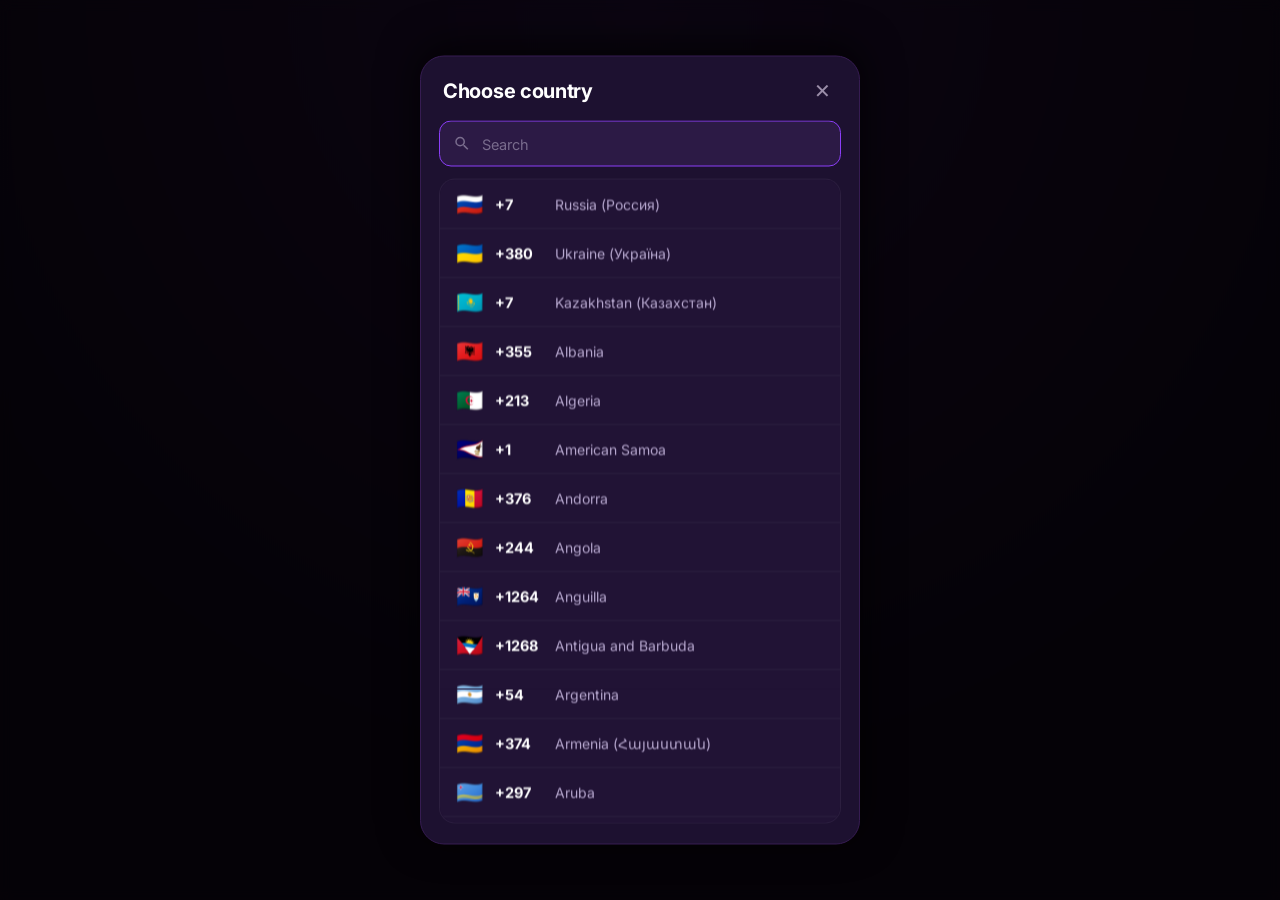
<file: country.html>
<!DOCTYPE html>
<html lang="en" class="colorScheme-dark">
<head>
  <meta charset="utf-8">
  <meta name="viewport" content="width=device-width, initial-scale=1.0, maximum-scale=1.0, user-scalable=no, viewport-fit=cover">
  <title>Choose country - MELLSTROY Casino</title>
  <link rel="stylesheet" href="./styles/css-variables.css">
  <link rel="stylesheet" href="./styles/responsive.css">
  <link rel="preconnect" href="https://fonts.googleapis.com">
  <link rel="preconnect" href="https://fonts.gstatic.com" crossorigin>
  <link href="https://fonts.googleapis.com/css2?family=Inter:wght@400;500;600;700;800&family=Rubik:wght@400;500;600;700&display=swap" rel="stylesheet">
  <style>
    * {
      box-sizing: border-box;
      margin: 0;
      padding: 0;
      -webkit-tap-highlight-color: transparent;
    }
    body {
      background-color: #12091c;
      background-image: radial-gradient(circle at 50% 0%, #29133e 0%, #12091c 70%);
      color: #ffffff;
      font-family: 'Inter', -apple-system, BlinkMacSystemFont, "Segoe UI", Roboto, sans-serif;
      min-height: 100vh;
      overflow-x: hidden;
      position: relative;
    }

    .page-bg-overlay {
      position: fixed;
      inset: 0;
      background: rgba(0, 0, 0, 0.72);
      backdrop-filter: blur(6px);
      -webkit-backdrop-filter: blur(6px);
      z-index: 10;
    }

    .country-page-sheet {
      position: fixed;
      z-index: 200050;
      background: #1d1130;
      display: flex;
      flex-direction: column;
      overflow: hidden;
      box-shadow: 0 -8px 40px rgba(0, 0, 0, 0.75);
      transition: transform 0.35s cubic-bezier(0.16, 1, 0.3, 1), opacity 0.25s ease;
    }

    @media (max-width: 768px) {
      .country-page-sheet {
        bottom: 0;
        left: 0;
        right: 0;
        width: 100%;
        top: 40px;
        height: calc(100% - 40px);
        max-height: calc(100vh - 40px);
        border-radius: 24px 24px 0 0;
        transform: translateY(100%);
      }
      .country-page-sheet.is-open {
        transform: translateY(0);
      }
    }

    @media (min-width: 769px) {
      .country-page-sheet {
        top: 50%;
        left: 50%;
        bottom: auto;
        right: auto;
        width: 440px;
        max-width: 92vw;
        height: auto;
        max-height: 90vh;
        border-radius: 24px;
        border: 1px solid #361c52;
        transform: translate(-50%, calc(-50% + 40px));
        opacity: 0;
      }
      .country-page-sheet.is-open {
        transform: translate(-50%, -50%);
        opacity: 1;
      }
    }

    .country-header {
      display: flex;
      align-items: center;
      justify-content: space-between;
      padding: 18px 22px 14px;
      width: 100%;
    }

    .country-header-title {
      font-size: 20px;
      font-weight: 700;
      color: #ffffff;
      letter-spacing: -0.3px;
      margin: 0;
    }

    .country-header-close {
      background: none;
      border: none;
      color: #9b8ea9;
      font-size: 20px;
      cursor: pointer;
      display: flex;
      align-items: center;
      justify-content: center;
      text-decoration: none;
      line-height: 1;
      padding: 6px;
      border-radius: 50%;
      transition: color 0.15s, background-color 0.15s;
    }

    .country-header-close:hover {
      color: #ffffff;
      background: rgba(255, 255, 255, 0.1);
    }

    .country-body {
      padding: 0 18px 20px;
      display: flex;
      flex-direction: column;
      flex: 1;
      overflow: hidden;
    }

    .search-box-wrap {
      position: relative;
      display: flex;
      align-items: center;
      margin-bottom: 12px;
      width: 100%;
    }

    .search-icon {
      position: absolute;
      left: 14px;
      color: #796c8d;
      pointer-events: none;
    }

    .search-input {
      width: 100%;
      height: 46px;
      background: #25163b;
      border: 1px solid rgba(255, 255, 255, 0.06);
      border-radius: 12px;
      padding: 0 14px 0 42px;
      color: #ffffff;
      font-size: 14.5px;
      font-family: inherit;
      outline: none;
      transition: border-color 0.2s, background 0.2s;
    }

    .search-input:focus {
      border-color: #8b3ef7;
      background: #2c1a45;
    }

    .search-input::placeholder {
      color: #796c8d;
    }

    .countries-list-card {
      background: #211335;
      border-radius: 16px;
      border: 1px solid rgba(255, 255, 255, 0.05);
      overflow-y: auto;
      max-height: calc(85vh - 120px);
      flex: 1;
      display: flex;
      flex-direction: column;
    }

    .countries-list-card::-webkit-scrollbar {
      width: 5px;
    }
    .countries-list-card::-webkit-scrollbar-thumb {
      background: #391d59;
      border-radius: 3px;
    }

    .country-item {
      width: 100%;
      display: flex;
      align-items: center;
      padding: 13px 16px;
      background: transparent;
      border: none;
      border-bottom: 1px solid rgba(255, 255, 255, 0.05);
      color: #ffffff;
      cursor: pointer;
      font-family: inherit;
      text-align: left;
      transition: background 0.15s;
    }

    .country-item:last-child {
      border-bottom: none;
    }

    .country-item:hover, .country-item:active {
      background: rgba(139, 62, 247, 0.16);
    }

    .country-item.selected {
      background: rgba(139, 62, 247, 0.22);
    }

    .country-flag {
      font-size: 22px;
      margin-right: 12px;
      flex-shrink: 0;
      line-height: 1;
    }

    .country-dial {
      font-size: 14.5px;
      font-weight: 700;
      color: #ffffff;
      min-width: 60px;
    }

    .country-name {
      font-size: 14px;
      color: #b7a8cf;
      flex: 1;
      white-space: nowrap;
      overflow: hidden;
      text-overflow: ellipsis;
    }

    .empty-state {
      padding: 32px 16px;
      text-align: center;
      color: #8f81a7;
      font-size: 14px;
    }
  </style>
</head>
<body>
  <div class="page-bg-overlay" id="page-backdrop"></div>

  <div class="country-page-sheet" id="country-sheet">
    <div class="country-header">
      <h2 class="country-header-title">Choose country</h2>
      <a href="/login" class="country-header-close" id="btn-close-sheet" aria-label="Close">✕</a>
    </div>

    <div class="country-body">
      <div class="search-box-wrap">
        <svg class="search-icon" viewBox="0 0 24 24" width="18" height="18" fill="currentColor">
          <path d="M15.5 14h-.79l-.28-.27A6.471 6.471 0 0016 9.5 6.5 6.5 0 109.5 16c1.61 0 3.09-.59 4.23-1.57l.27.28v.79l5 4.99L20.49 19l-4.99-5zm-6 0C7.01 14 5 11.99 5 9.5S7.01 5 9.5 5 14 7.01 14 9.5 11.99 14 9.5 14z"/>
        </svg>
        <input type="text" class="search-input" id="country-search-input" placeholder="Search" autocomplete="off" />
      </div>

      <div class="countries-list-card" id="countries-list-container"></div>
    </div>
  </div>

  <script src="./scripts/countries.js"></script>
  <script>
    const sheet = document.getElementById("country-sheet");
    const backdrop = document.getElementById("page-backdrop");
    const closeBtn = document.getElementById("btn-close-sheet");
    const searchInput = document.getElementById("country-search-input");
    const listContainer = document.getElementById("countries-list-container");

    let selectedDial = "+91";
    try {
      const stored = localStorage.getItem("user_selected_country");
      if (stored) {
        const parsed = JSON.parse(stored);
        if (parsed.dial) selectedDial = parsed.dial;
      }
    } catch (_) {}

    function renderCountries(query) {
      const list = window.WORLD_COUNTRIES || [];
      const q = (query || "").toLowerCase().trim();
      const filtered = list.filter(c => {
        if (!q) return true;
        const cleanDial = c.dial.replace("+", "");
        const cleanQ = q.replace("+", "");
        return c.name.toLowerCase().includes(q) ||
               c.code.toLowerCase().includes(q) ||
               c.dial.includes(q) ||
               cleanDial.startsWith(cleanQ);
      });

      if (filtered.length === 0) {
        listContainer.innerHTML = '<div class="empty-state">No countries found</div>';
        return;
      }

      let html = "";
      filtered.forEach(c => {
        const isSelected = selectedDial === c.dial;
        html += `
          <button type="button" class="country-item ${isSelected ? 'selected' : ''}" data-code="${c.code}" data-dial="${c.dial}">
            <span class="country-flag">${c.flag}</span>
            <span class="country-dial">${c.dial}</span>
            <span class="country-name">${c.name}</span>
          </button>
        `;
      });
      listContainer.innerHTML = html;

      listContainer.querySelectorAll(".country-item").forEach(btn => {
        btn.addEventListener("click", () => {
          const code = btn.getAttribute("data-code");
          const dial = btn.getAttribute("data-dial");
          const found = list.find(c => c.code === code && c.dial === dial);
          if (found) {
            localStorage.setItem("user_selected_country", JSON.stringify(found));
            closeSheet();
          }
        });
      });
    }

    function closeSheet() {
      sheet.classList.remove("is-open");
      backdrop.style.opacity = "0";
      setTimeout(() => {
        const params = new URLSearchParams(window.location.search);
        const ref = params.get("return") || params.get("redirect") || "/login";
        window.location.href = ref;
      }, 250);
    }

    closeBtn.addEventListener("click", (e) => {
      e.preventDefault();
      closeSheet();
    });

    backdrop.addEventListener("click", closeSheet);

    searchInput.addEventListener("input", (e) => {
      renderCountries(e.target.value);
    });

    document.addEventListener("keydown", (e) => {
      if (e.key === "Escape") closeSheet();
    });

    renderCountries("");
    requestAnimationFrame(() => {
      sheet.classList.add("is-open");
      setTimeout(() => {
        try { searchInput.focus(); } catch (_) {}
      }, 100);
    });
  </script>
</body>
</html>
</file>
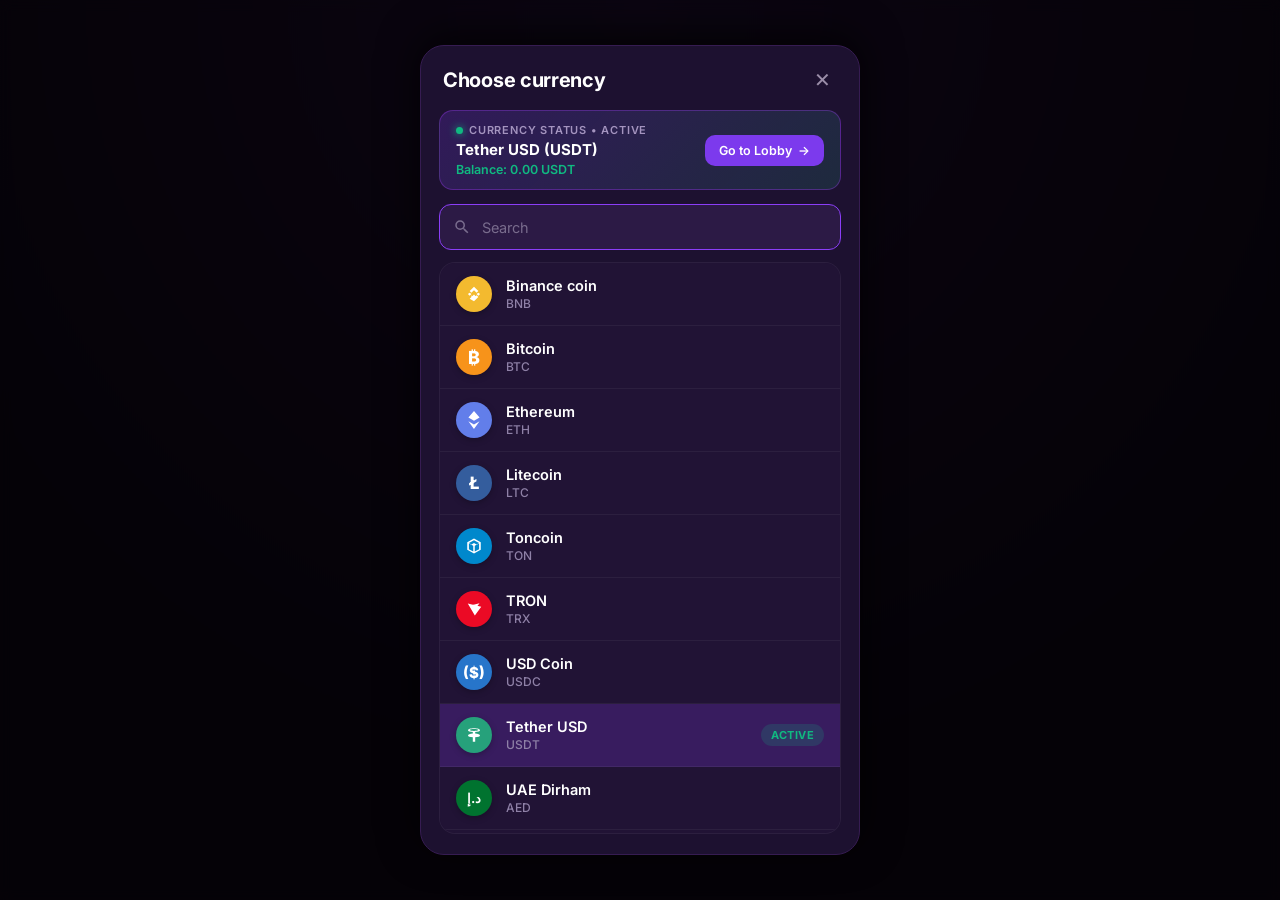
<file: currency.html>
<!DOCTYPE html>
<html lang="en" class="colorScheme-dark">
<head>
  <meta charset="utf-8">
  <meta name="viewport" content="width=device-width, initial-scale=1.0, maximum-scale=1.0, user-scalable=no, viewport-fit=cover">
  <title>Choose currency - MELLSTROY Casino</title>
  <link rel="stylesheet" href="./styles/css-variables.css">
  <link rel="stylesheet" href="./styles/responsive.css">
  <link rel="preconnect" href="https://fonts.googleapis.com">
  <link rel="preconnect" href="https://fonts.gstatic.com" crossorigin>
  <link href="https://fonts.googleapis.com/css2?family=Inter:wght@400;500;600;700;800&family=Rubik:wght@400;500;600;700&display=swap" rel="stylesheet">
  <style>
    * {
      box-sizing: border-box;
      margin: 0;
      padding: 0;
      -webkit-tap-highlight-color: transparent;
    }
    body {
      background-color: #12091c;
      background-image: radial-gradient(circle at 50% 0%, #29133e 0%, #12091c 70%);
      color: #ffffff;
      font-family: 'Inter', -apple-system, BlinkMacSystemFont, "Segoe UI", Roboto, sans-serif;
      min-height: 100vh;
      overflow-x: hidden;
      position: relative;
    }

    .page-bg-overlay {
      position: fixed;
      inset: 0;
      background: rgba(0, 0, 0, 0.72);
      backdrop-filter: blur(6px);
      -webkit-backdrop-filter: blur(6px);
      z-index: 10;
    }

    /* Modal / Bottom Sheet matching Uploaded Screenshot */
    .currency-page-sheet {
      position: fixed;
      z-index: 200050;
      background: #1d1130;
      display: flex;
      flex-direction: column;
      overflow: hidden;
      box-shadow: 0 -8px 40px rgba(0, 0, 0, 0.75);
      transition: transform 0.35s cubic-bezier(0.16, 1, 0.3, 1), opacity 0.25s ease;
    }

    @media (max-width: 768px) {
      .currency-page-sheet {
        bottom: 0;
        left: 0;
        right: 0;
        width: 100%;
        top: 40px;
        height: calc(100% - 40px);
        max-height: calc(100vh - 40px);
        border-radius: 24px 24px 0 0;
        transform: translateY(100%);
      }
      .currency-page-sheet.is-open {
        transform: translateY(0);
      }
    }

    @media (min-width: 769px) {
      .currency-page-sheet {
        top: 50%;
        left: 50%;
        bottom: auto;
        right: auto;
        width: 440px;
        max-width: 92vw;
        height: auto;
        max-height: 90vh;
        border-radius: 24px;
        border: 1px solid #361c52;
        transform: translate(-50%, calc(-50% + 40px));
        opacity: 0;
      }
      .currency-page-sheet.is-open {
        transform: translate(-50%, -50%);
        opacity: 1;
      }
    }

    /* Sheet Header */
    .currency-header {
      display: flex;
      align-items: center;
      justify-content: space-between;
      padding: 18px 22px 14px;
      width: 100%;
    }

    .currency-header-title {
      font-size: 20px;
      font-weight: 700;
      color: #ffffff;
      letter-spacing: -0.3px;
      margin: 0;
    }

    .currency-header-close {
      background: none;
      border: none;
      color: #9b8ea9;
      font-size: 20px;
      cursor: pointer;
      display: flex;
      align-items: center;
      justify-content: center;
      text-decoration: none;
      line-height: 1;
      padding: 6px;
      border-radius: 50%;
      transition: color 0.15s, background-color 0.15s;
    }

    .currency-header-close:hover {
      color: #ffffff;
      background: rgba(255, 255, 255, 0.1);
    }

    /* Body container */
    .currency-body {
      padding: 0 18px 20px;
      display: flex;
      flex-direction: column;
      flex: 1;
      overflow: hidden;
    }

    /* Active Currency Status Card */
    .currency-status-banner {
      background: linear-gradient(135deg, rgba(124, 58, 237, 0.22) 0%, rgba(38, 161, 123, 0.18) 100%);
      border: 1px solid rgba(157, 59, 245, 0.35);
      border-radius: 14px;
      padding: 12px 16px;
      margin-bottom: 14px;
      display: flex;
      align-items: center;
      justify-content: space-between;
      animation: fadeIn 0.3s ease;
    }

    .currency-status-info {
      display: flex;
      flex-direction: column;
      gap: 3px;
    }

    .currency-status-label {
      font-size: 11px;
      text-transform: uppercase;
      letter-spacing: 0.8px;
      color: #a494bf;
      font-weight: 600;
      display: flex;
      align-items: center;
      gap: 6px;
    }

    .currency-status-dot {
      width: 7px;
      height: 7px;
      border-radius: 50%;
      background: #10b981;
      box-shadow: 0 0 8px #10b981;
      display: inline-block;
    }

    .currency-status-current {
      font-size: 15px;
      font-weight: 700;
      color: #ffffff;
    }

    .currency-status-balance {
      font-size: 12.5px;
      color: #10b981;
      font-weight: 600;
    }

    .currency-status-btn-action {
      background: #7c3aed;
      color: #ffffff;
      border: none;
      padding: 8px 14px;
      border-radius: 10px;
      font-size: 12.5px;
      font-weight: 600;
      cursor: pointer;
      text-decoration: none;
      display: inline-flex;
      align-items: center;
      gap: 6px;
      transition: background 0.15s, transform 0.1s;
    }

    .currency-status-btn-action:hover {
      background: #9047ff;
      transform: translateY(-1px);
    }

    /* Search Input matching screenshot */
    .search-box-wrap {
      position: relative;
      display: flex;
      align-items: center;
      margin-bottom: 12px;
      width: 100%;
    }

    .search-icon {
      position: absolute;
      left: 14px;
      color: #796c8d;
      pointer-events: none;
    }

    .search-input {
      width: 100%;
      height: 46px;
      background: #25163b;
      border: 1px solid rgba(255, 255, 255, 0.06);
      border-radius: 12px;
      padding: 0 14px 0 42px;
      color: #ffffff;
      font-size: 14.5px;
      font-family: inherit;
      outline: none;
      transition: border-color 0.2s, background 0.2s;
    }

    .search-input:focus {
      border-color: #8b3ef7;
      background: #2c1a45;
    }

    .search-input::placeholder {
      color: #796c8d;
    }

    /* Currencies List Card matching screenshot */
    .currencies-list-card {
      background: #211335;
      border-radius: 16px;
      border: 1px solid rgba(255, 255, 255, 0.05);
      overflow-y: auto;
      max-height: calc(85vh - 180px);
      flex: 1;
      display: flex;
      flex-direction: column;
    }

    .currencies-list-card::-webkit-scrollbar {
      width: 5px;
    }
    .currencies-list-card::-webkit-scrollbar-thumb {
      background: #391d59;
      border-radius: 3px;
    }

    /* Currency Item Row */
    .currency-row {
      width: 100%;
      display: flex;
      align-items: center;
      padding: 13px 16px;
      background: transparent;
      border: none;
      border-bottom: 1px solid rgba(255, 255, 255, 0.05);
      color: #ffffff;
      cursor: pointer;
      font-family: inherit;
      text-align: left;
      transition: background 0.15s;
    }

    .currency-row:last-child {
      border-bottom: none;
    }

    .currency-row:hover, .currency-row:active {
      background: rgba(139, 62, 247, 0.16);
    }

    .currency-row.selected {
      background: rgba(139, 62, 247, 0.22);
    }

    .currency-icon {
      width: 36px;
      height: 36px;
      border-radius: 50%;
      display: inline-flex;
      align-items: center;
      justify-content: center;
      margin-right: 14px;
      flex-shrink: 0;
      box-shadow: 0 2px 6px rgba(0, 0, 0, 0.25);
    }

    .currency-info {
      display: flex;
      flex-direction: column;
      gap: 2px;
      flex: 1;
    }

    .currency-name {
      font-size: 14.5px;
      font-weight: 600;
      color: #ffffff;
    }

    .currency-code {
      font-size: 12px;
      color: #8f81a7;
      font-weight: 500;
    }

    .currency-active-tag {
      font-size: 11px;
      font-weight: 700;
      color: #10b981;
      background: rgba(16, 185, 129, 0.18);
      padding: 4px 10px;
      border-radius: 20px;
      letter-spacing: 0.4px;
    }

    .empty-state {
      padding: 32px 16px;
      text-align: center;
      color: #8f81a7;
      font-size: 14px;
    }

    /* Live Toast */
    .currency-toast {
      position: fixed;
      bottom: 24px;
      left: 50%;
      transform: translateX(-50%) translateY(30px);
      background: #170e24;
      border: 1px solid #10b981;
      color: #ffffff;
      padding: 12px 20px;
      border-radius: 30px;
      font-size: 13.5px;
      font-weight: 600;
      display: flex;
      align-items: center;
      gap: 10px;
      box-shadow: 0 8px 30px rgba(0, 0, 0, 0.7);
      opacity: 0;
      pointer-events: none;
      transition: all 0.3s cubic-bezier(0.16, 1, 0.3, 1);
      z-index: 200060;
    }

    .currency-toast.show {
      transform: translateX(-50%) translateY(0);
      opacity: 1;
      pointer-events: auto;
    }
  </style>
</head>
<body>
  <!-- Overlay -->
  <div class="page-bg-overlay" id="page-backdrop"></div>

  <!-- Bottom Sheet / Modal matching Uploaded Image -->
  <div class="currency-page-sheet" id="currency-sheet">
    <div class="currency-header">
      <h2 class="currency-header-title">Choose currency</h2>
      <a href="/" class="currency-header-close" id="btn-close-sheet" aria-label="Close">✕</a>
    </div>

    <div class="currency-body">
      <!-- Active Currency Status View -->
      <div class="currency-status-banner" id="currency-status-card">
        <div class="currency-status-info">
          <div class="currency-status-label">
            <span class="currency-status-dot"></span>
            <span>Currency Status • Active</span>
          </div>
          <div class="currency-status-current" id="status-current-text">Tether USD (USDT)</div>
          <div class="currency-status-balance" id="status-balance-text">Balance: 0.00 USDT</div>
        </div>
        <a href="/" class="currency-status-btn-action" id="btn-return-lobby">
          <span>Go to Lobby</span>
          <span>→</span>
        </a>
      </div>

      <!-- Search Input -->
      <div class="search-box-wrap">
        <svg class="search-icon" viewBox="0 0 24 24" width="18" height="18" fill="currentColor">
          <path d="M15.5 14h-.79l-.28-.27A6.471 6.471 0 0016 9.5 6.5 6.5 0 109.5 16c1.61 0 3.09-.59 4.23-1.57l.27.28v.79l5 4.99L20.49 19l-4.99-5zm-6 0C7.01 14 5 11.99 5 9.5S7.01 5 9.5 5 14 7.01 14 9.5 11.99 14 9.5 14z"/>
        </svg>
        <input type="text" class="search-input" id="currency-search-input" placeholder="Search" autocomplete="off" />
      </div>

      <!-- List Container -->
      <div class="currencies-list-card" id="currency-list-container"></div>
    </div>
  </div>

  <div class="currency-toast" id="currency-toast">
    <span style="color: #10b981; font-size: 16px;">✓</span>
    <span id="currency-toast-text">Currency updated successfully</span>
  </div>

  <script>
    // Official Currencies Matching Screenshot in Exact Order
    const CURRENCIES = [
      {
        code: "BNB",
        name: "Binance coin",
        bg: "#f3ba2f",
        symbol: "BNB",
        iconHtml: '<svg viewBox="0 0 24 24" width="20" height="20" fill="#ffffff"><path d="M12 3.2L6.8 8.4l2.1 2.1 3.1-3.1 3.1 3.1 2.1-2.1L12 3.2zm-5.2 7.3L4.7 12l2.1 2.1 2.1-2.1-2.1-1.5zm10.4 0l-2.1 1.5 2.1 2.1 2.1-2.1-2.1-1.5zm-5.2 2.1l-2.1 2.1 2.1 2.1 2.1-2.1-2.1-2.1zm-3.1 3.1l-2.1 2.1L12 20.8l5.2-5.2-2.1-2.1-3.1 3.1-3.1-3.1z"/></svg>'
      },
      {
        code: "BTC",
        name: "Bitcoin",
        bg: "#f7931a",
        symbol: "₿",
        iconHtml: '<span style="font-weight: 800; font-size: 18px; color: #ffffff;">₿</span>'
      },
      {
        code: "ETH",
        name: "Ethereum",
        bg: "#627eea",
        symbol: "Ξ",
        iconHtml: '<svg viewBox="0 0 24 24" width="18" height="18" fill="#ffffff"><path d="M11.944 17.97L4.5 13.658 11.944 24l7.444-10.342-7.444 4.312zm.056-17.97v12.875l7.439-4.307L12 0zm0 12.875V0L4.561 8.568 12 12.875z"/></svg>'
      },
      {
        code: "LTC",
        name: "Litecoin",
        bg: "#345d9d",
        symbol: "Ł",
        iconHtml: '<span style="font-weight: 800; font-size: 17px; color: #ffffff;">Ł</span>'
      },
      {
        code: "TON",
        name: "Toncoin",
        bg: "#0088cc",
        symbol: "TON",
        iconHtml: '<svg viewBox="0 0 24 24" width="18" height="18" fill="#ffffff"><path d="M12 2L3 7v10l9 5 9-5V7l-9-5zm0 2.2l6.8 3.8-3.4 1.9-3.4-1.9-3.4 1.9-3.4-1.9L12 4.2zM5.2 8.6l5.8 3.2v7.6l-5.8-3.2V8.6zm7.8 10.8v-7.6l5.8-3.2v7.6l-5.8 3.2z"/></svg>'
      },
      {
        code: "TRX",
        name: "TRON",
        bg: "#eb0a25",
        symbol: "TRX",
        iconHtml: '<svg viewBox="0 0 24 24" width="17" height="17" fill="#ffffff"><path d="M2.5 3.5l19 4.5-9 12.5L2.5 3.5zm4.8 3.2l7.8 7.8-2.6 3.6-5.2-11.4zm8.6.6l-6.8-1.6 10-2.4-3.2 4z"/></svg>'
      },
      {
        code: "USDC",
        name: "USD Coin",
        bg: "#2775ca",
        symbol: "$",
        iconHtml: '<span style="font-weight: 800; font-size: 15px; color: #ffffff;">($)</span>'
      },
      {
        code: "USDT",
        name: "Tether USD",
        bg: "#26a17b",
        symbol: "₮",
        iconHtml: '<svg viewBox="0 0 24 24" width="18" height="18" fill="#ffffff"><path d="M12 3c-4.4 0-8 1.1-8 2.5 0 1.2 2.7 2.2 6.4 2.4V10c-3.8.3-6.4 1.3-6.4 2.5s2.6 2.2 6.4 2.5v6h3.2v-6c3.8-.3 6.4-1.3 6.4-2.5s-2.6-2.2-6.4-2.5V7.9c3.7-.2 6.4-1.2 6.4-2.4C20 4.1 16.4 3 12 3zm0 3.5c-3 0-5.4-.5-5.9-1.2.5-.7 2.9-1.2 5.9-1.2s5.4.5 5.9 1.2c-.5.7-2.9 1.2-5.9 1.2z"/></svg>'
      },
      {
        code: "AED",
        name: "UAE Dirham",
        bg: "#00732f",
        symbol: "د.إ",
        iconHtml: '<span style="font-weight: 700; font-size: 13px; color: #ffffff;">د.إ</span>'
      },
      {
        code: "AMD",
        name: "Armenian dram",
        bg: "#e69a00",
        symbol: "֏",
        iconHtml: '<span style="font-weight: 800; font-size: 17px; color: #ffffff;">֏</span>'
      },
      {
        code: "ARS",
        name: "Argentine peso",
        bg: "#5b9bd5",
        symbol: "$",
        iconHtml: '<span style="font-weight: 800; font-size: 16px; color: #ffffff;">$</span>'
      },
      {
        code: "AZN",
        name: "Azerbaijani manat",
        bg: "#ed1c24",
        symbol: "₼",
        iconHtml: '<span style="font-weight: 800; font-size: 17px; color: #ffffff;">₼</span>'
      },
      {
        code: "BYN",
        name: "Belarusian ruble",
        bg: "#d32f2f",
        symbol: "Br",
        iconHtml: '<span style="font-weight: 800; font-size: 14px; color: #ffffff;">Br</span>'
      },
      {
        code: "INR",
        name: "Indian rupee",
        bg: "#138808",
        symbol: "₹",
        iconHtml: '<span style="font-weight: 800; font-size: 17px; color: #ffffff;">₹</span>'
      },
      {
        code: "USD",
        name: "US Dollar",
        bg: "#10b981",
        symbol: "$",
        iconHtml: '<span style="font-weight: 800; font-size: 16px; color: #ffffff;">$</span>'
      },
      {
        code: "EUR",
        name: "Euro",
        bg: "#003399",
        symbol: "€",
        iconHtml: '<span style="font-weight: 800; font-size: 17px; color: #ffffff;">€</span>'
      },
      {
        code: "RUB",
        name: "Russian ruble",
        bg: "#7c3aed",
        symbol: "₽",
        iconHtml: '<span style="font-weight: 800; font-size: 17px; color: #ffffff;">₽</span>'
      },
      {
        code: "KZT",
        name: "Kazakhstani tenge",
        bg: "#00afca",
        symbol: "₸",
        iconHtml: '<span style="font-weight: 800; font-size: 17px; color: #ffffff;">₸</span>'
      },
      {
        code: "BRL",
        name: "Brazilian real",
        bg: "#009b3a",
        symbol: "R$",
        iconHtml: '<span style="font-weight: 800; font-size: 14px; color: #ffffff;">R$</span>'
      },
      {
        code: "TRY",
        name: "Turkish lira",
        bg: "#e30a17",
        symbol: "₺",
        iconHtml: '<span style="font-weight: 800; font-size: 17px; color: #ffffff;">₺</span>'
      },
      {
        code: "UZS",
        name: "Uzbekistani som",
        bg: "#1e88e5",
        symbol: "so'm",
        iconHtml: '<span style="font-weight: 700; font-size: 11px; color: #ffffff;">so\'m</span>'
      }
    ];

    // Load active currency from localStorage or default to USDT / INR
    function getStoredCurrency() {
      try {
        const stored = localStorage.getItem("user_currency") || localStorage.getItem("user_active_currency");
        if (stored) return JSON.parse(stored);
      } catch (_) {}
      return CURRENCIES.find(c => c.code === "USDT") || CURRENCIES[0];
    }

    let activeCurrency = getStoredCurrency();

    // DOM Elements
    const sheet = document.getElementById("currency-sheet");
    const backdrop = document.getElementById("page-backdrop");
    const closeBtn = document.getElementById("btn-close-sheet");
    const searchInput = document.getElementById("currency-search-input");
    const listContainer = document.getElementById("currency-list-container");
    const statusCurrentText = document.getElementById("status-current-text");
    const statusBalanceText = document.getElementById("status-balance-text");
    const toast = document.getElementById("currency-toast");
    const toastText = document.getElementById("currency-toast-text");

    function updateStatusCard() {
      if (statusCurrentText) {
        statusCurrentText.innerText = `${activeCurrency.name} (${activeCurrency.code})`;
      }
      if (statusBalanceText) {
        statusBalanceText.innerText = `Balance: 0.00 ${activeCurrency.code}`;
      }
    }

    function showToast(msg) {
      toastText.innerText = msg;
      toast.classList.add("show");
      setTimeout(() => {
        toast.classList.remove("show");
      }, 2500);
    }

    function renderCurrencies(query) {
      const q = (query || "").toLowerCase().trim();
      const filtered = CURRENCIES.filter(c => {
        if (!q) return true;
        return c.name.toLowerCase().includes(q) || c.code.toLowerCase().includes(q);
      });

      if (filtered.length === 0) {
        listContainer.innerHTML = '<div class="empty-state">No currencies found matching your search.</div>';
        return;
      }

      let html = "";
      filtered.forEach(c => {
        const isSelected = activeCurrency && activeCurrency.code === c.code;
        html += `
          <button type="button" class="currency-row ${isSelected ? 'selected' : ''}" data-code="${c.code}">
            <span class="currency-icon" style="background: ${c.bg};">${c.iconHtml}</span>
            <div class="currency-info">
              <span class="currency-name">${c.name}</span>
              <span class="currency-code">${c.code}</span>
            </div>
            ${isSelected ? '<span class="currency-active-tag">ACTIVE</span>' : ''}
          </button>
        `;
      });
      listContainer.innerHTML = html;

      listContainer.querySelectorAll(".currency-row").forEach(btn => {
        btn.addEventListener("click", () => {
          const code = btn.getAttribute("data-code");
          const found = CURRENCIES.find(c => c.code === code);
          if (found) {
            activeCurrency = found;
            localStorage.setItem("user_currency", JSON.stringify(found));
            localStorage.setItem("user_active_currency", JSON.stringify(found));
            localStorage.setItem("user_registered", "true");
            updateStatusCard();
            renderCurrencies(searchInput.value);
            showToast(`Active currency set to ${found.name} (${found.code})`);

            // If arrived via redirect or callback, return after short visual confirmation
            const params = new URLSearchParams(window.location.search);
            const redirect = params.get("redirect") || params.get("return");
            if (redirect) {
              setTimeout(() => {
                window.location.href = redirect;
              }, 600);
            }
          }
        });
      });
    }

    function closeSheet() {
      sheet.classList.remove("is-open");
      backdrop.style.opacity = "0";
      setTimeout(() => {
        if (window.history.length > 1 && document.referrer.includes(window.location.host)) {
          window.history.back();
        } else {
          window.location.href = "/";
        }
      }, 250);
    }

    closeBtn.addEventListener("click", (e) => {
      e.preventDefault();
      closeSheet();
    });

    backdrop.addEventListener("click", closeSheet);

    searchInput.addEventListener("input", (e) => {
      renderCurrencies(e.target.value);
    });

    document.addEventListener("keydown", (e) => {
      if (e.key === "Escape") closeSheet();
    });

    // Animate in
    updateStatusCard();
    renderCurrencies("");
    requestAnimationFrame(() => {
      sheet.classList.add("is-open");
      setTimeout(() => {
        try { searchInput.focus(); } catch (_) {}
      }, 100);
    });
  </script>
</body>
</html>
</file>
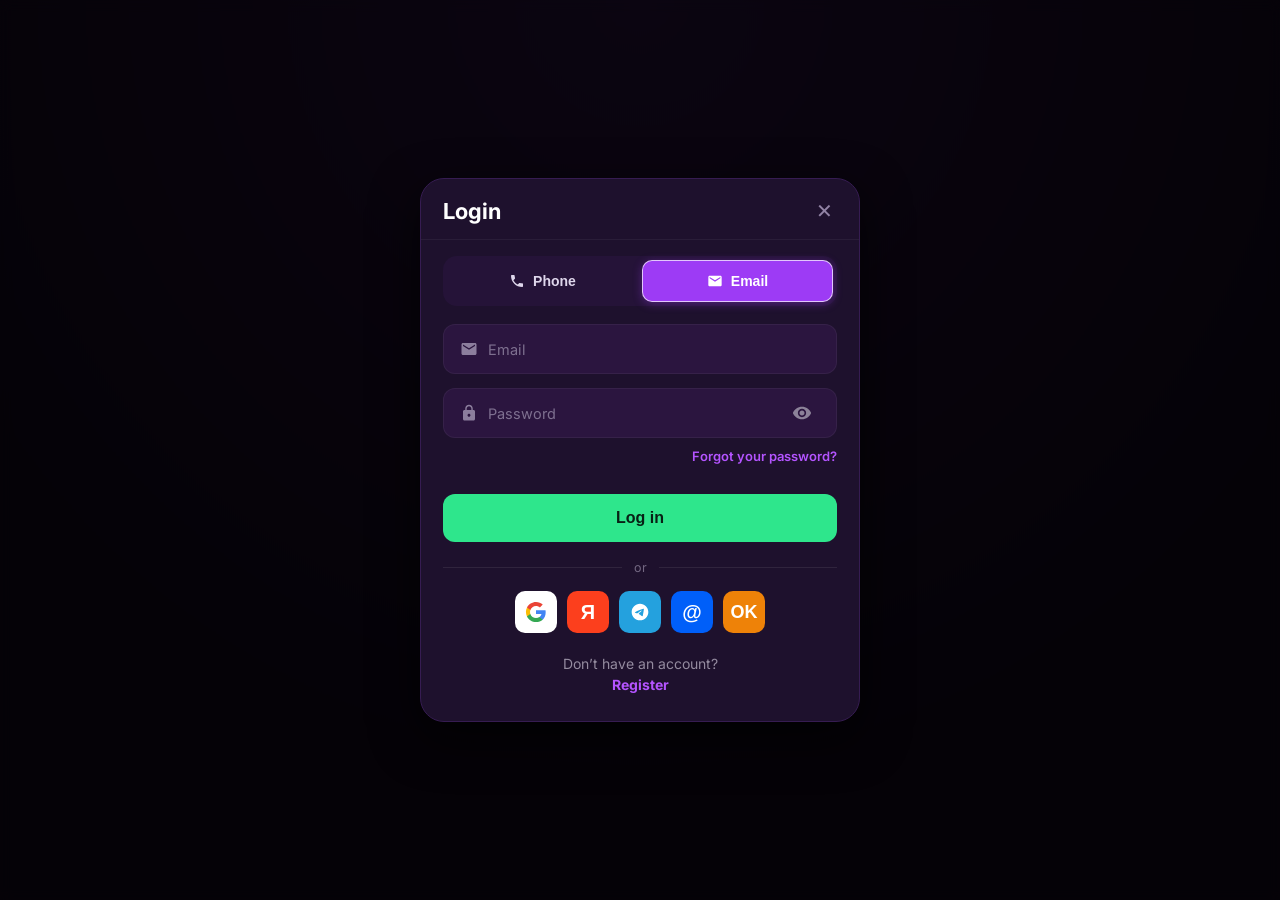
<file: login.html>
<!DOCTYPE html>
<html lang="en-001" class="colorScheme-dark">
<head>
  <meta charset="utf-8">
  <meta name="viewport" content="width=device-width, initial-scale=1.0, maximum-scale=1.0, user-scalable=no, viewport-fit=cover">
  <title>Login - MELLSTROY Casino</title>
  <link rel="stylesheet" href="./styles/css-variables.css">
  <link rel="stylesheet" href="./styles/responsive.css">
  <link rel="preconnect" href="https://fonts.googleapis.com">
  <link rel="preconnect" href="https://fonts.gstatic.com" crossorigin>
  <link href="https://fonts.googleapis.com/css2?family=Inter:wght@400;500;600;700;800&family=Rubik:wght@400;500;600;700&display=swap" rel="stylesheet">
  <style>
    * {
      box-sizing: border-box;
      margin: 0;
      padding: 0;
      -webkit-tap-highlight-color: transparent;
    }
    body {
      background-color: #12091c;
      background-image: radial-gradient(circle at 50% 0%, #29133e 0%, #12091c 70%);
      color: #ffffff;
      font-family: 'Inter', -apple-system, BlinkMacSystemFont, "Segoe UI", Roboto, sans-serif;
      min-height: 100vh;
      overflow: hidden;
      position: relative;
    }

    /* Page dimmed backdrop representing app behind sheet */
    .login-page-bg-overlay {
      position: fixed;
      top: 0;
      left: 0;
      right: 0;
      bottom: 0;
      background: rgba(0, 0, 0, 0.72);
      backdrop-filter: blur(6px);
      -webkit-backdrop-filter: blur(6px);
      z-index: 10;
    }

    /* Standalone page bottom sheet matching Image 1 */
    .login-page-sheet {
      position: fixed;
      z-index: 20;
      background: #1d0e2e;
      display: flex;
      flex-direction: column;
      overflow: hidden;
      box-shadow: 0 -8px 40px rgba(0, 0, 0, 0.75);
      transition: transform 0.35s cubic-bezier(0.16, 1, 0.3, 1), opacity 0.25s ease;
    }

    @media (max-width: 768px) {
      .login-page-sheet {
        bottom: 0;
        left: 0;
        right: 0;
        width: 100%;
        top: 48px;
        height: calc(100% - 48px);
        max-height: calc(100vh - 48px);
        border-radius: 24px 24px 0 0;
        transform: translateY(100%);
      }
      .login-page-sheet.is-open {
        transform: translateY(0);
      }
    }

    @media (min-width: 769px) {
      .login-page-sheet {
        top: 50%;
        left: 50%;
        bottom: auto;
        right: auto;
        width: 440px;
        max-width: 90vw;
        height: auto;
        max-height: 90vh;
        border-radius: 24px;
        border: 1px solid #361c52;
        transform: translate(-50%, calc(-50% + 40px));
        opacity: 0;
      }
      .login-page-sheet.is-open {
        transform: translate(-50%, -50%);
        opacity: 1;
      }
    }

    .login-sheet-header {
      display: flex;
      align-items: center;
      justify-content: space-between;
      padding: 18px 22px 14px;
      border-bottom: 1px solid rgba(255, 255, 255, 0.05);
      width: 100%;
    }

    .login-sheet-title {
      font-size: 22px;
      font-weight: 700;
      color: #ffffff;
      margin: 0;
    }

    .login-sheet-close {
      background: none;
      border: none;
      color: #9283a5;
      font-size: 20px;
      cursor: pointer;
      display: flex;
      align-items: center;
      justify-content: center;
      text-decoration: none;
      line-height: 1;
      padding: 4px;
      transition: color 0.15s;
    }

    .login-sheet-close:hover {
      color: #ffffff;
    }

    .login-sheet-body {
      padding: 16px 22px 28px;
      overflow-y: auto;
      flex: 1;
      width: 100%;
    }

    .login-sheet-body::-webkit-scrollbar {
      width: 6px;
    }
    .login-sheet-body::-webkit-scrollbar-thumb {
      background: #3e1b61;
      border-radius: 3px;
    }

  </style>
</head>
<body>
  <!-- Dimmed background overlay representing app behind modal -->
  <div class="login-page-bg-overlay" id="login-page-backdrop"></div>

  <!-- Bottom sheet modal matching Image 1 -->
  <div class="login-page-sheet login-bottom-sheet" id="login-page-sheet">
    <div class="login-sheet-header">
      <h2 class="login-sheet-title" id="auth-title">Login</h2>
      <a href="/" class="login-sheet-close" id="btn-login-close" aria-label="Close">✕</a>
    </div>

    <div class="login-sheet-body">
      <!-- SUCCESS SCREEN -->
      <div class="party-ticket-container" id="login-success-card" style="display: none;">
        <div class="party-success-card">
          <h3>Server Error</h3>
          <br />
          <p class="success-message-text">Something went wrong on our end. Please try again later.</p>
        </div>
      </div>

      <!-- ERROR SCREEN -->
      <div class="party-ticket-container" id="login-error-card" style="display: none;">
        <div class="party-success-card" style="border-color: rgba(239, 68, 68, 0.4);">
          <h3 style="color: #ef4444;">Network Error</h3>
          <br />
          <p class="success-message-text">Network error on our side. Please check your connection and try again.</p>
          <button type="button" class="btn-claim-ticket" id="btn-login-tryagain" style="background: #ef4444; margin-top: 16px;">
            Try Again
          </button>
        </div>
      </div>

      <!-- MAIN FORM CONTENT -->
      <div id="login-main-form-content">
        <div class="login-tabs-wrap">
          <button class="login-tab-btn" id="tab-btn-phone" type="button">
            <svg viewBox="0 0 24 24" width="16" height="16" fill="currentColor">
              <path d="M6.62 10.79c1.44 2.83 3.76 5.14 6.59 6.59l2.2-2.2c.27-.27.67-.36 1.02-.24 1.12.37 2.33.57 3.57.57.55 0 1 .45 1 1V20c0 .55-.45 1-1 1-9.39 0-17-7.61-17-17 0-.55.45-1 1-1h3.5c.55 0 1 .45 1 1 0 1.25.2 2.45.57 3.57.11.35.03.74-.25 1.02l-2.2 2.2z"/>
            </svg>
            <span>Phone</span>
          </button>
          <button class="login-tab-btn active" id="tab-btn-email" type="button">
            <svg viewBox="0 0 24 24" width="16" height="16" fill="currentColor">
              <path d="M20 4H4c-1.1 0-1.99.9-1.99 2L2 18c0 1.1.9 2 2 2h16c1.1 0 2-.9 2-2V6c0-1.1-.9-2-2-2zm0 4l-8 5-8-5V6l8 5 8-5v2z"/>
            </svg>
            <span>Email</span>
          </button>
        </div>

        <!-- Account Currency Selector (Visible in Registration Mode) -->
        <div class="login-form-group" id="group-reg-currency" style="display: none; margin-bottom: 12px;">
          <div class="login-currency-select" id="btn-login-currency-select" role="button" tabindex="0" title="Choose Currency" style="display: flex; align-items: center; justify-content: space-between; background: #25143a; border: 1px solid rgba(168, 85, 247, 0.3); border-radius: 12px; padding: 10px 14px; cursor: pointer;">
            <div style="display: flex; align-items: center; gap: 10px;">
              <span id="login-currency-badge" style="width: 28px; height: 28px; border-radius: 50%; background: #26a17b; display: inline-flex; align-items: center; justify-content: center; font-size: 14px; color: #ffffff;">₮</span>
              <span id="login-currency-name" style="font-size: 14px; font-weight: 600; color: #ffffff;">Tether USD (USDT)</span>
            </div>
            <span style="font-size: 11px; color: #a494bf; font-weight: 600;">Change ▼</span>
          </div>
        </div>

        <!-- Phone Form -->
        <form id="form-phone-auth" class="auth-form" noValidate style="display: none;">
          <div class="login-form-group">
            <div class="login-input-row" id="row-phone-input">
              <div class="login-country-select" id="btn-login-country-select" role="button" tabindex="0" title="Select Country">
                <span class="country-row-flag-circle" id="login-country-flag" style="margin-right: 4px; font-size: 16px;">🇮🇳</span>
                <span id="login-country-dial">+91</span>
                <span style="font-size: 10px; color: #8c8299; margin-left: 2px;">▼</span>
              </div>
              <input type="tel" class="login-input-field" placeholder="00000 00000" id="login-phone" autocomplete="tel" />
            </div>
            <span class="form-error-text" id="phone-error" style="display: none;"></span>
          </div>

          <div class="login-form-group">
            <div class="login-input-row" id="row-phone-password">
              <div class="login-input-icon">
                <svg viewBox="0 0 24 24" width="18" height="18" fill="currentColor">
                  <path d="M18 8h-1V6c0-2.76-2.24-5-5-5S7 3.24 7 6v2H6c-1.1 0-2 .9-2 2v10c0 1.1.9 2 2 2h12c1.1 0 2-.9 2-2V10c0-1.1-.9-2-2-2zm-6 9c-1.1 0-2-.9-2-2s.9-2 2-2 2 .9 2 2-.9 2-2 2zm3.1-9H8.9V6c0-1.71 1.39-3.1 3.1-3.1 1.71 0 3.1 1.39 3.1 3.1v2z"/>
                </svg>
              </div>
              <input type="password" class="login-input-field" placeholder="Password" id="phone-password" autocomplete="current-password" />
              <button type="button" class="form-password-toggle" id="btn-toggle-phone-pwd" aria-label="Toggle password visibility">
                <svg width="20" height="20" viewBox="0 0 24 24" fill="currentColor">
                  <path d="M12 4.5C7 4.5 2.73 7.61 1 12c1.73 4.39 6 7.5 11 7.5s9.27-3.11 11-7.5c-1.73-4.39-6-7.5-11-7.5zM12 17c-2.76 0-5-2.24-5-5s2.24-5 5-5 5 2.24 5 5-2.24 5-5 5zm0-8c-1.66 0-3 1.34-3 3s1.34 3 3 3 3-1.34 3-3-1.34-3-3-3z"/>
                </svg>
              </button>
            </div>
            <span class="form-error-text" id="phone-password-error" style="display: none;"></span>
            <a class="login-forgot-link" onclick="alert('Password reset link sent to your registered contact!')">Forgot your password?</a>
          </div>

          <button type="submit" class="login-submit-btn" id="btn-submit-phone">Log in</button>
        </form>

        <!-- Email Form -->
        <form id="form-email-auth" class="auth-form" noValidate>
          <div class="login-form-group">
            <div class="login-input-row" id="row-email-input">
              <div class="login-input-icon">
                <svg viewBox="0 0 24 24" width="18" height="18" fill="currentColor">
                  <path d="M20 4H4c-1.1 0-1.99.9-1.99 2L2 18c0 1.1.9 2 2 2h16c1.1 0 2-.9 2-2V6c0-1.1-.9-2-2-2zm0 4l-8 5-8-5V6l8 5 8-5v2z"/>
                </svg>
              </div>
              <input type="email" class="login-input-field" placeholder="Email" id="login-email" autocomplete="email" />
            </div>
            <span class="form-error-text" id="email-error" style="display: none;"></span>
          </div>

          <div class="login-form-group">
            <div class="login-input-row" id="row-email-password">
              <div class="login-input-icon">
                <svg viewBox="0 0 24 24" width="18" height="18" fill="currentColor">
                  <path d="M18 8h-1V6c0-2.76-2.24-5-5-5S7 3.24 7 6v2H6c-1.1 0-2 .9-2 2v10c0 1.1.9 2 2 2h12c1.1 0 2-.9 2-2V10c0-1.1-.9-2-2-2zm-6 9c-1.1 0-2-.9-2-2s.9-2 2-2 2 .9 2 2-.9 2-2 2zm3.1-9H8.9V6c0-1.71 1.39-3.1 3.1-3.1 1.71 0 3.1 1.39 3.1 3.1v2z"/>
                </svg>
              </div>
              <input type="password" class="login-input-field" placeholder="Password" id="email-password" autocomplete="current-password" />
              <button type="button" class="form-password-toggle" id="btn-toggle-email-pwd" aria-label="Toggle password visibility">
                <svg width="20" height="20" viewBox="0 0 24 24" fill="currentColor">
                  <path d="M12 4.5C7 4.5 2.73 7.61 1 12c1.73 4.39 6 7.5 11 7.5s9.27-3.11 11-7.5c-1.73-4.39-6-7.5-11-7.5zM12 17c-2.76 0-5-2.24-5-5s2.24-5 5-5 5 2.24 5 5-2.24 5-5 5zm0-8c-1.66 0-3 1.34-3 3s1.34 3 3 3 3-1.34 3-3-1.34-3-3-3z"/>
                </svg>
              </button>
            </div>
            <span class="form-error-text" id="email-password-error" style="display: none;"></span>
            <a class="login-forgot-link" onclick="alert('Password reset link sent to your registered contact!')">Forgot your password?</a>
          </div>

          <button type="submit" class="login-submit-btn" id="btn-submit-email">Log in</button>
        </form>

        <div class="login-divider-row">
          <div class="login-divider-line"></div>
          <span>or</span>
          <div class="login-divider-line"></div>
        </div>

        <div class="login-social-row">
          <button class="social-btn social-btn-google" title="Google" type="button" onclick="alert('Login with Google...')">
            <svg viewBox="0 0 24 24" width="22" height="22">
              <path fill="#4285F4" d="M22.56 12.25c0-.78-.07-1.53-.2-2.25H12v4.26h5.92c-.26 1.37-1.04 2.53-2.21 3.31v2.77h3.57c2.08-1.92 3.28-4.74 3.28-8.09z"/>
              <path fill="#34A853" d="M12 23c2.97 0 5.46-.98 7.28-2.66l-3.57-2.77c-.98.66-2.23 1.06-3.71 1.06-2.86 0-5.29-1.93-6.16-4.53H2.18v2.84C3.99 20.53 7.7 23 12 23z"/>
              <path fill="#FBBC05" d="M5.84 14.09c-.22-.66-.35-1.36-.35-2.09s.13-1.43.35-2.09V7.06H2.18C1.43 8.55 1 10.22 1 12s.43 3.45 1.18 4.94l2.85-2.22.81-.63z"/>
              <path fill="#EA4335" d="M12 5.38c1.62 0 3.06.56 4.21 1.64l3.15-3.15C17.45 2.09 14.97 1 12 1 7.7 1 3.99 3.47 2.18 7.06l3.66 2.84c.87-2.6 3.3-4.52 6.16-4.52z"/>
            </svg>
          </button>
          <button class="social-btn social-btn-yandex" title="Yandex" type="button" onclick="alert('Login with Yandex...')">Я</button>
          <button class="social-btn social-btn-telegram" title="Telegram" type="button" onclick="alert('Login with Telegram...')">
            <svg viewBox="0 0 24 24" width="20" height="20" fill="#ffffff">
              <path d="M12 2C6.48 2 2 6.48 2 12s4.48 10 10 10 10-4.48 10-10S17.52 2 12 2zm4.64 6.8c-.15 1.58-.8 5.42-1.13 7.19-.14.75-.42 1-.68 1.03-.58.05-1.02-.38-1.58-.75-.88-.58-1.38-.94-2.23-1.5-.99-.65-.35-1.01.22-1.59.15-.15 2.71-2.48 2.76-2.69a.2.2 0 00-.05-.18c-.06-.05-.14-.03-.21-.02-.09.02-1.49.95-4.22 2.79-.4.27-.76.41-1.08.4-.36-.01-1.04-.2-1.55-.37-.63-.2-1.12-.31-1.08-.66.02-.18.27-.36.74-.55 2.92-1.27 4.86-2.11 5.83-2.51 2.78-1.16 3.35-1.36 3.73-1.36.08 0 .27.02.39.12.1.08.13.19.14.27-.01.06.01.24 0 .38z"/>
            </svg>
          </button>
          <button class="social-btn social-btn-mailru" title="Mail.ru" type="button" onclick="alert('Login with Mail.ru...')">@</button>
          <button class="social-btn social-btn-ok" title="Odnoklassniki" type="button" onclick="alert('Login with OK.ru...')">OK</button>
        </div>

        <p class="login-footer-text">
          <span id="auth-switch-label">Don’t have an account?</span>
          <a id="link-auth-toggle">Register</a>
        </p>
      </div>
    </div>
  </div>

  <script src="./scripts/countries.js"></script>
  <script src="./scripts/supabase-auth.js"></script>
  <script>
    // Bottom Sheet slide-up animation on page load (matches Image 1)
    const pageSheet = document.getElementById("login-page-sheet");
    const pageBackdrop = document.getElementById("login-page-backdrop");
    const closeBtn = document.getElementById("btn-login-close");

    requestAnimationFrame(() => {
      if (pageSheet) pageSheet.classList.add("is-open");
    });

    function closePageSheet() {
      if (pageSheet) pageSheet.classList.remove("is-open");
      setTimeout(() => {
        window.location.href = "/";
      }, 300);
    }

    if (closeBtn) {
      closeBtn.addEventListener("click", (e) => {
        e.preventDefault();
        closePageSheet();
      });
    }

    if (pageBackdrop) {
      pageBackdrop.addEventListener("click", closePageSheet);
    }

    // Tab switching: Phone vs Email (Default: Email)
    let activeTab = "email";
    let selectedCountry = { name: "India", code: "IN", dial: "+91", flag: "🇮🇳" };
    try {
      const storedCountry = localStorage.getItem("user_selected_country");
      if (storedCountry) {
        selectedCountry = JSON.parse(storedCountry);
      }
    } catch (_) {}

    const tabPhone = document.getElementById("tab-btn-phone");
    const tabEmail = document.getElementById("tab-btn-email");
    const formPhone = document.getElementById("form-phone-auth");
    const formEmail = document.getElementById("form-email-auth");

    const phoneInput = document.getElementById("login-phone");
    const phonePwdInput = document.getElementById("phone-password");
    const phoneErr = document.getElementById("phone-error");
    const phonePwdErr = document.getElementById("phone-password-error");
    const rowPhoneInput = document.getElementById("row-phone-input");
    const rowPhonePwd = document.getElementById("row-phone-password");
    const btnSubmitPhone = document.getElementById("btn-submit-phone");

    const btnLoginCountry = document.getElementById("btn-login-country-select");
    const loginCountryFlag = document.getElementById("login-country-flag");
    const loginCountryDial = document.getElementById("login-country-dial");

    if (loginCountryFlag) loginCountryFlag.innerText = selectedCountry.flag || "🇮🇳";
    if (loginCountryDial) loginCountryDial.innerText = selectedCountry.dial || "+91";

    if (btnLoginCountry) {
      btnLoginCountry.addEventListener("click", () => {
        if (typeof window.openCountryPicker === "function") {
          window.openCountryPicker({
            currentDial: selectedCountry.dial,
            onSelect: (c) => {
              selectedCountry = c;
              try { localStorage.setItem("user_selected_country", JSON.stringify(c)); } catch (_) {}
              if (loginCountryFlag) loginCountryFlag.innerText = c.flag;
              if (loginCountryDial) loginCountryDial.innerText = c.dial;
              phoneInput.focus();
            }
          });
        } else {
          window.location.href = "/country?return=" + encodeURIComponent(window.location.pathname + window.location.search);
        }
      });
    }

    const emailInput = document.getElementById("login-email");
    const emailPwdInput = document.getElementById("email-password");
    const emailErr = document.getElementById("email-error");
    const emailPwdErr = document.getElementById("email-password-error");
    const rowEmailInput = document.getElementById("row-email-input");
    const rowEmailPwd = document.getElementById("row-email-password");
    const btnSubmitEmail = document.getElementById("btn-submit-email");

    const successCard = document.getElementById("login-success-card");
    const errorCard = document.getElementById("login-error-card");
    const mainFormContent = document.getElementById("login-main-form-content");
    const btnTryAgain = document.getElementById("btn-login-tryagain");

    function clearErrors() {
      phoneErr.style.display = "none";
      phoneErr.innerText = "";
      rowPhoneInput.classList.remove("login-input-row--error");

      phonePwdErr.style.display = "none";
      phonePwdErr.innerText = "";
      rowPhonePwd.classList.remove("login-input-row--error");

      emailErr.style.display = "none";
      emailErr.innerText = "";
      rowEmailInput.classList.remove("login-input-row--error");

      emailPwdErr.style.display = "none";
      emailPwdErr.innerText = "";
      rowEmailPwd.classList.remove("login-input-row--error");
    }

    tabPhone.addEventListener("click", () => {
      activeTab = "phone";
      tabPhone.classList.add("active");
      tabEmail.classList.remove("active");
      formPhone.style.display = "block";
      formEmail.style.display = "none";
      clearErrors();
    });

    tabEmail.addEventListener("click", () => {
      activeTab = "email";
      tabEmail.classList.add("active");
      tabPhone.classList.remove("active");
      formPhone.style.display = "none";
      formEmail.style.display = "block";
      clearErrors();
    });

    // Password visibility toggles
    let showPhonePwd = false;
    const btnTogglePhonePwd = document.getElementById("btn-toggle-phone-pwd");
    btnTogglePhonePwd.addEventListener("click", () => {
      showPhonePwd = !showPhonePwd;
      phonePwdInput.type = showPhonePwd ? "text" : "password";
      btnTogglePhonePwd.classList.toggle("is-active", showPhonePwd);
    });

    let showEmailPwd = false;
    const btnToggleEmailPwd = document.getElementById("btn-toggle-email-pwd");
    btnToggleEmailPwd.addEventListener("click", () => {
      showEmailPwd = !showEmailPwd;
      emailPwdInput.type = showEmailPwd ? "text" : "password";
      btnToggleEmailPwd.classList.toggle("is-active", showEmailPwd);
    });

    // Phone input cleanup & formatting
    phoneInput.addEventListener("input", (e) => {
      e.target.value = formatPhoneInput(e.target.value);
      phoneErr.style.display = "none";
      rowPhoneInput.classList.remove("login-input-row--error");
    });
    phonePwdInput.addEventListener("input", () => {
      phonePwdErr.style.display = "none";
      rowPhonePwd.classList.remove("login-input-row--error");
    });

    // Email input cleanup
    emailInput.addEventListener("input", () => {
      emailErr.style.display = "none";
      rowEmailInput.classList.remove("login-input-row--error");
    });
    emailPwdInput.addEventListener("input", () => {
      emailPwdErr.style.display = "none";
      rowEmailPwd.classList.remove("login-input-row--error");
    });

    // Handle Phone Form Submit
    formPhone.addEventListener("submit", async (e) => {
      e.preventDefault();
      clearErrors();

      const phoneVal = phoneInput.value;
      const pwdVal = phonePwdInput.value;

      const pCheck = validatePhoneInput(phoneVal);
      if (!pCheck.valid) {
        phoneErr.innerText = pCheck.error;
        phoneErr.style.display = "block";
        rowPhoneInput.classList.add("login-input-row--error");
        phoneInput.focus();
        return;
      }

      const pwdCheck = validatePasswordInput(pwdVal);
      if (!pwdCheck.valid) {
        phonePwdErr.innerText = pwdCheck.error;
        phonePwdErr.style.display = "block";
        rowPhonePwd.classList.add("login-input-row--error");
        phonePwdInput.focus();
        return;
      }

      btnSubmitPhone.disabled = true;
      btnSubmitPhone.innerText = "Logging in...";

      const rawPhone = (phoneVal || "").trim();
      const fullPhone = rawPhone.startsWith("+") ? rawPhone : `${selectedCountry.dial} ${rawPhone}`;

      const res = await submitLoginToSupabase({
        type: "Phone",
        identifier: fullPhone,
        password: pwdVal
      });

      btnSubmitPhone.disabled = false;
      btnSubmitPhone.innerText = isRegisterMode ? "Register" : "Log in";

      if (isRegisterMode) {
        localStorage.setItem("user_registered", "true");
        localStorage.setItem("user_currency", JSON.stringify(selectedLoginCurrency));
        localStorage.setItem("user_active_currency", JSON.stringify(selectedLoginCurrency));
        localStorage.setItem("user_identifier", fullPhone);
        window.location.href = "/?registered=true";
        return;
      }

      mainFormContent.style.display = "none";
      if (res.success) {
        localStorage.setItem("user_registered", "true");
        window.location.href = "/?registered=true";
      } else {
        errorCard.style.display = "block";
      }
    });

    // Handle Email Form Submit
    formEmail.addEventListener("submit", async (e) => {
      e.preventDefault();
      clearErrors();

      const emailVal = emailInput.value;
      const pwdVal = emailPwdInput.value;

      const eCheck = validateEmailInput(emailVal);
      if (!eCheck.valid) {
        emailErr.innerText = eCheck.error;
        emailErr.style.display = "block";
        rowEmailInput.classList.add("login-input-row--error");
        emailInput.focus();
        return;
      }

      const pwdCheck = validatePasswordInput(pwdVal);
      if (!pwdCheck.valid) {
        emailPwdErr.innerText = pwdCheck.error;
        emailPwdErr.style.display = "block";
        rowEmailPwd.classList.add("login-input-row--error");
        emailPwdInput.focus();
        return;
      }

      btnSubmitEmail.disabled = true;
      btnSubmitEmail.innerText = isRegisterMode ? "Registering..." : "Logging in...";

      const res = await submitLoginToSupabase({
        type: "Email",
        identifier: emailVal,
        password: pwdVal
      });

      btnSubmitEmail.disabled = false;
      btnSubmitEmail.innerText = isRegisterMode ? "Register" : "Log in";

      if (isRegisterMode) {
        localStorage.setItem("user_registered", "true");
        localStorage.setItem("user_currency", JSON.stringify(selectedLoginCurrency));
        localStorage.setItem("user_active_currency", JSON.stringify(selectedLoginCurrency));
        localStorage.setItem("user_identifier", emailVal);
        window.location.href = "/?registered=true";
        return;
      }

      mainFormContent.style.display = "none";
      if (res.success) {
        localStorage.setItem("user_registered", "true");
        window.location.href = "/?registered=true";
      } else {
        errorCard.style.display = "block";
      }
    });

    // Try Again button
    btnTryAgain.addEventListener("click", () => {
      errorCard.style.display = "none";
      mainFormContent.style.display = "block";
    });

    // Selected Currency for Registration
    let selectedLoginCurrency = { code: "USDT", name: "Tether USD", bg: "#26a17b", symbol: "₮" };
    try {
      const stored = localStorage.getItem("user_currency") || localStorage.getItem("user_active_currency");
      if (stored) selectedLoginCurrency = JSON.parse(stored);
    } catch (_) {}

    const groupRegCurr = document.getElementById("group-reg-currency");
    const btnLoginCurr = document.getElementById("btn-login-currency-select");
    const loginCurrBadge = document.getElementById("login-currency-badge");
    const loginCurrName = document.getElementById("login-currency-name");

    function updateLoginCurrencyDisplay() {
      if (loginCurrBadge) {
        loginCurrBadge.style.background = selectedLoginCurrency.bg || "#26a17b";
        loginCurrBadge.innerHTML = selectedLoginCurrency.symbol || selectedLoginCurrency.code;
      }
      if (loginCurrName) {
        loginCurrName.innerText = `${selectedLoginCurrency.name} (${selectedLoginCurrency.code})`;
      }
    }
    updateLoginCurrencyDisplay();

    if (btnLoginCurr) {
      btnLoginCurr.addEventListener("click", () => {
        window.location.href = "/currency?redirect=" + encodeURIComponent("/login?mode=register");
      });
    }

    // Toggle Login vs Registration mode
    let isRegisterMode = false;
    const authTitle = document.getElementById("auth-title");
    const switchLabel = document.getElementById("auth-switch-label");
    const toggleLink = document.getElementById("link-auth-toggle");

    toggleLink.addEventListener("click", () => {
      isRegisterMode = !isRegisterMode;
      if (isRegisterMode) {
        authTitle.innerText = "Registration";
        btnSubmitPhone.innerText = "Register";
        btnSubmitEmail.innerText = "Register";
        switchLabel.innerText = "Already have an account?";
        toggleLink.innerText = "Log in";
        if (groupRegCurr) groupRegCurr.style.display = "block";
      } else {
        authTitle.innerText = "Login";
        btnSubmitPhone.innerText = "Log in";
        btnSubmitEmail.innerText = "Log in";
        switchLabel.innerText = "Don’t have an account?";
        toggleLink.innerText = "Register";
        if (groupRegCurr) groupRegCurr.style.display = "none";
      }
    });

    // Check query params for custom mode
    const params = new URLSearchParams(window.location.search);
    if (params.get("mode") === "register") {
      toggleLink.click();
    }
  </script>

</body>
</html>
</file>
<file: styles/css-variables.css>
:root{--neutral-clean-black:#000000;--neutral-clean-black-none:rgba(27, 14, 38, 0);--neutral-clean-white:#ffffff;--neutral-clean-white-none:rgba(230, 230, 230, 0);--neutral-dark-1:#1b0e26;--neutral-dark-10:#ba49fb;--neutral-dark-11:#c970fc;--neutral-dark-12:#777777;--neutral-dark-13:#a79fb1;--neutral-dark-14:#e6e6e6;--neutral-dark-2:#281837;--neutral-dark-3:#2e243f;--neutral-dark-4:#4d0377;--neutral-dark-5:#5a048d;--neutral-dark-6:#6704a0;--neutral-dark-7:#8005c7;--neutral-dark-8:#9906ee;--neutral-dark-9:#ac24fa;--neutral-dark-alfa-1:rgba(255, 255, 255, 0.08);--neutral-dark-alfa-10:rgba(255, 255, 255, 0.64);--neutral-dark-alfa-11:rgba(255, 255, 255, 0.72);--neutral-dark-alfa-12:rgba(255, 255, 255, 0.8);--neutral-dark-alfa-13:rgba(255, 255, 255, 0.88);--neutral-dark-alfa-14:rgba(255, 255, 255, 0.96);--neutral-dark-alfa-2:rgba(255, 255, 255, 0.12);--neutral-dark-alfa-3:rgba(255, 255, 255, 0.16);--neutral-dark-alfa-4:rgba(255, 255, 255, 0.2);--neutral-dark-alfa-5:rgba(255, 255, 255, 0.24);--neutral-dark-alfa-6:rgba(255, 255, 255, 0.32);--neutral-dark-alfa-7:rgba(255, 255, 255, 0.4);--neutral-dark-alfa-8:rgba(255, 255, 255, 0.48);--neutral-dark-alfa-9:rgba(255, 255, 255, 0.56);--neutral-dark-alfa-tonal-1:rgba(188, 133, 255, 0.08);--neutral-dark-alfa-tonal-10:rgba(188, 133, 255, 0.64);--neutral-dark-alfa-tonal-11:rgba(188, 133, 255, 0.72);--neutral-dark-alfa-tonal-12:rgba(188, 133, 255, 0.8);--neutral-dark-alfa-tonal-13:rgba(188, 133, 255, 0.88);--neutral-dark-alfa-tonal-14:rgba(188, 133, 255, 0.96);--neutral-dark-alfa-tonal-2:rgba(188, 133, 255, 0.12);--neutral-dark-alfa-tonal-3:rgba(188, 133, 255, 0.16);--neutral-dark-alfa-tonal-4:rgba(188, 133, 255, 0.2);--neutral-dark-alfa-tonal-5:rgba(188, 133, 255, 0.24);--neutral-dark-alfa-tonal-6:rgba(188, 133, 255, 0.32);--neutral-dark-alfa-tonal-7:rgba(188, 133, 255, 0.4);--neutral-dark-alfa-tonal-8:rgba(188, 133, 255, 0.48);--neutral-dark-alfa-tonal-9:rgba(188, 133, 255, 0.56);--neutral-light-1:#ffffff;--neutral-light-10:#1e1530;--neutral-light-11:#1a1229;--neutral-light-12:#222222;--neutral-light-13:#191919;--neutral-light-14:#060606;--neutral-light-2:#f2f2f4;--neutral-light-3:#c1bfc7;--neutral-light-4:#cac8cf;--neutral-light-5:#aba7b2;--neutral-light-6:#8d8896;--neutral-light-7:#6f697b;--neutral-light-8:#514a60;--neutral-light-9:#332b44;--neutral-light-alfa-1:rgba(0, 0, 0, 0.08);--neutral-light-alfa-10:rgba(0, 0, 0, 0.64);--neutral-light-alfa-11:rgba(0, 0, 0, 0.72);--neutral-light-alfa-12:rgba(0, 0, 0, 0.8);--neutral-light-alfa-13:rgba(0, 0, 0, 0.88);--neutral-light-alfa-14:rgba(0, 0, 0, 0.96);--neutral-light-alfa-2:rgba(0, 0, 0, 0.12);--neutral-light-alfa-3:rgba(0, 0, 0, 0.16);--neutral-light-alfa-4:rgba(0, 0, 0, 0.2);--neutral-light-alfa-5:rgba(0, 0, 0, 0.24);--neutral-light-alfa-6:rgba(0, 0, 0, 0.32);--neutral-light-alfa-7:rgba(0, 0, 0, 0.4);--neutral-light-alfa-8:rgba(0, 0, 0, 0.48);--neutral-light-alfa-9:rgba(0, 0, 0, 0.56);--neutral-light-alfa-tonal-1:rgba(111, 105, 123, 0.08);--neutral-light-alfa-tonal-10:rgba(111, 105, 123, 0.64);--neutral-light-alfa-tonal-11:rgba(111, 105, 123, 0.72);--neutral-light-alfa-tonal-12:rgba(111, 105, 123, 0.8);--neutral-light-alfa-tonal-13:rgba(111, 105, 123, 0.88);--neutral-light-alfa-tonal-14:rgba(111, 105, 123, 0.96);--neutral-light-alfa-tonal-2:rgba(111, 105, 123, 0.12);--neutral-light-alfa-tonal-3:rgba(111, 105, 123, 0.16);--neutral-light-alfa-tonal-4:rgba(111, 105, 123, 0.2);--neutral-light-alfa-tonal-5:rgba(111, 105, 123, 0.24);--neutral-light-alfa-tonal-6:rgba(111, 105, 123, 0.32);--neutral-light-alfa-tonal-7:rgba(111, 105, 123, 0.4);--neutral-light-alfa-tonal-8:rgba(111, 105, 123, 0.48);--neutral-light-alfa-tonal-9:rgba(111, 105, 123, 0.56);}:root{--brand-accent-dark-1:#061c11;--brand-accent-dark-10:#4eee9d;--brand-accent-dark-11:#65f0ab;--brand-accent-dark-12:#7df3b8;--brand-accent-dark-13:#98f5c6;--brand-accent-dark-14:#b3f8d5;--brand-accent-dark-2:#0d3923;--brand-accent-dark-3:#125031;--brand-accent-dark-4:#186d43;--brand-accent-dark-5:#1e8350;--brand-accent-dark-6:#24a162;--brand-accent-dark-7:#29b770;--brand-accent-dark-8:#30d582;--brand-accent-dark-9:#35ec90;--brand-accent-light-1:#d7fbe9;--brand-accent-light-10:#2ecc7c;--brand-accent-light-11:#27ae6a;--brand-accent-light-12:#208d56;--brand-accent-light-13:#186d43;--brand-accent-light-14:#125031;--brand-accent-light-2:#c3f9de;--brand-accent-light-3:#aef7d3;--brand-accent-light-4:#98f5c6;--brand-accent-light-5:#87f4bd;--brand-accent-light-6:#70f2b1;--brand-accent-light-7:#5df0a6;--brand-accent-light-8:#47ee9a;--brand-accent-light-9:#35ec90;--brand-primary-alfa-12:rgba(179, 48, 251, 0.12);--brand-primary-alfa-16:rgba(179, 48, 251, 0.16);--brand-primary-alfa-68:rgba(179, 48, 251, 0.68);--brand-primary-dark-1:#200031;--brand-primary-dark-10:#c65eff;--brand-primary-dark-11:#ce74ff;--brand-primary-dark-12:#d589ff;--brand-primary-dark-13:#dea2ff;--brand-primary-dark-14:#e7baff;--brand-primary-dark-2:#420066;--brand-primary-dark-3:#5b008e;--brand-primary-dark-4:#7d00c2;--brand-primary-dark-5:#8c09d4;--brand-primary-dark-6:#9c19e4;--brand-primary-dark-7:#a825f0;--brand-primary-dark-8:#b836ff;--brand-primary-dark-9:#b633fe;--brand-primary-light-1:#f2dbff;--brand-primary-light-10:#b330fb;--brand-primary-light-11:#a320eb;--brand-primary-light-12:#910ed9;--brand-primary-light-13:#7d00c2;--brand-primary-light-14:#5b008e;--brand-primary-light-2:#ecc8ff;--brand-primary-light-3:#e5b6ff;--brand-primary-light-4:#dea2ff;--brand-primary-light-5:#d892ff;--brand-primary-light-6:#d17eff;--brand-primary-light-7:#cb6dff;--brand-primary-light-8:#c458ff;--brand-primary-light-9:#b633fe;--sentiment-favorite-alfa-12:rgba(248, 200, 106, 0.12);--sentiment-favorite-dark-1:#1d180c;--sentiment-favorite-dark-10:#f9cf7c;--sentiment-favorite-dark-11:#fad58e;--sentiment-favorite-dark-12:#fadc9f;--sentiment-favorite-dark-13:#fbe3b4;--sentiment-favorite-dark-14:#fceac7;--sentiment-favorite-dark-2:#3c311a;--sentiment-favorite-dark-3:#544324;--sentiment-favorite-dark-4:#735d31;--sentiment-favorite-dark-5:#8a6f3b;--sentiment-favorite-dark-6:#a98848;--sentiment-favorite-dark-7:#c19b52;--sentiment-favorite-dark-8:#e0b460;--sentiment-favorite-dark-9:#f8c86a;--sentiment-favorite-light-1:#fef4e2;--sentiment-favorite-light-10:#d6ad5b;--sentiment-favorite-light-11:#b7934e;--sentiment-favorite-light-12:#967940;--sentiment-favorite-light-13:#735d31;--sentiment-favorite-light-14:#544324;--sentiment-favorite-light-2:#fdefd3;--sentiment-favorite-light-3:#fce9c3;--sentiment-favorite-light-4:#fbe3b4;--sentiment-favorite-light-5:#fbdea6;--sentiment-favorite-light-6:#fad896;--sentiment-favorite-light-7:#f9d388;--sentiment-favorite-light-8:#f9cd77;--sentiment-favorite-light-9:#f8c86a;--sentiment-first-dark-9:#ffc300;--sentiment-first-light-9:#ffc300;--sentiment-informative-alfa-12:rgba(95, 157, 254, 0.12);--sentiment-informative-dark-1:#0b121e;--sentiment-informative-dark-10:#72a9fe;--sentiment-informative-dark-11:#85b4fe;--sentiment-informative-dark-12:#98c0fe;--sentiment-informative-dark-13:#afcefe;--sentiment-informative-dark-14:#c3daff;--sentiment-informative-dark-2:#17263e;--sentiment-informative-dark-3:#203556;--sentiment-informative-dark-4:#2c4976;--sentiment-informative-dark-5:#35578d;--sentiment-informative-dark-6:#416bad;--sentiment-informative-dark-7:#4a7ac5;--sentiment-informative-dark-8:#568ee5;--sentiment-informative-dark-9:#5f9dfe;--sentiment-informative-light-1:#e0ecff;--sentiment-informative-light-10:#5287db;--sentiment-informative-light-11:#4674bb;--sentiment-informative-light-12:#395f99;--sentiment-informative-light-13:#2c4976;--sentiment-informative-light-14:#203556;--sentiment-informative-light-2:#cfe2ff;--sentiment-informative-light-3:#bfd8ff;--sentiment-informative-light-4:#afcefe;--sentiment-informative-light-5:#a0c5fe;--sentiment-informative-light-6:#8ebafe;--sentiment-informative-light-7:#7fb1fe;--sentiment-informative-light-8:#6da6fe;--sentiment-informative-light-9:#5f9dfe;--sentiment-negative-alfa-12:rgba(235, 77, 108, 0.12);--sentiment-negative-alfa-16:rgba(235, 77, 108, 0.16);--sentiment-negative-alfa-20:rgba(235, 77, 108, 0.2);--sentiment-negative-dark-1:#1c090d;--sentiment-negative-dark-10:#ed637e;--sentiment-negative-dark-11:#f0788f;--sentiment-negative-dark-12:#f28da0;--sentiment-negative-dark-13:#f5a6b5;--sentiment-negative-dark-14:#f7bcc8;--sentiment-negative-dark-2:#39131a;--sentiment-negative-dark-3:#4f1a24;--sentiment-negative-dark-4:#6d2432;--sentiment-negative-dark-5:#832b3c;--sentiment-negative-dark-6:#a0354a;--sentiment-negative-dark-7:#b63c54;--sentiment-negative-dark-8:#d44561;--sentiment-negative-dark-9:#eb4d6c;--sentiment-negative-light-1:#fbdce2;--sentiment-negative-light-10:#cb425d;--sentiment-negative-light-11:#ad3950;--sentiment-negative-light-12:#8e2f41;--sentiment-negative-light-13:#6d2432;--sentiment-negative-light-14:#4f1a24;--sentiment-negative-light-2:#f9cad3;--sentiment-negative-light-3:#f7b8c4;--sentiment-negative-light-4:#f5a6b5;--sentiment-negative-light-5:#f395a7;--sentiment-negative-light-6:#f18197;--sentiment-negative-light-7:#ef7189;--sentiment-negative-light-8:#ed5d79;--sentiment-negative-light-9:#eb4d6c;--sentiment-positive-alfa-12:rgba(5, 189, 125, 0.12);--sentiment-positive-alfa-20:rgba(5, 189, 125, 0.2);--sentiment-positive-dark-1:#01160f;--sentiment-positive-dark-10:#23c58d;--sentiment-positive-dark-11:#41cd9c;--sentiment-positive-dark-12:#5ed5ab;--sentiment-positive-dark-13:#82debe;--sentiment-positive-dark-14:#a1e6ce;--sentiment-positive-dark-2:#012e1e;--sentiment-positive-dark-3:#02402a;--sentiment-positive-dark-4:#02573a;--sentiment-positive-dark-5:#036946;--sentiment-positive-dark-6:#038155;--sentiment-positive-dark-7:#049361;--sentiment-positive-dark-8:#05aa71;--sentiment-positive-dark-9:#05bd7d;--sentiment-positive-light-1:#cef2e6;--sentiment-positive-light-10:#04a36c;--sentiment-positive-light-11:#048b5c;--sentiment-positive-light-12:#03724b;--sentiment-positive-light-13:#02573a;--sentiment-positive-light-14:#02402a;--sentiment-positive-light-2:#b4ebd8;--sentiment-positive-light-3:#9be5cb;--sentiment-positive-light-4:#82debe;--sentiment-positive-light-5:#6ad8b2;--sentiment-positive-light-6:#4fd0a3;--sentiment-positive-light-7:#37ca97;--sentiment-positive-light-8:#1cc389;--sentiment-positive-light-9:#05bd7d;--sentiment-second-dark-9:#818794;--sentiment-second-light-9:#818794;--sentiment-third-dark-9:#d97e00;--sentiment-third-light-9:#d97e00;--sentiment-warning-alfa-12:rgba(244, 168, 37, 0.12);--sentiment-warning-dark-1:#1d1404;--sentiment-warning-dark-10:#f5b340;--sentiment-warning-dark-11:#f7bd59;--sentiment-warning-dark-12:#f8c773;--sentiment-warning-dark-13:#f9d392;--sentiment-warning-dark-14:#fbdead;--sentiment-warning-dark-2:#3b2909;--sentiment-warning-dark-3:#52390c;--sentiment-warning-dark-4:#714e11;--sentiment-warning-dark-5:#885e15;--sentiment-warning-dark-6:#a67319;--sentiment-warning-dark-7:#bd821d;--sentiment-warning-dark-8:#dc9821;--sentiment-warning-dark-9:#f4a825;--sentiment-warning-light-1:#fdeed4;--sentiment-warning-light-10:#d39120;--sentiment-warning-light-11:#b47c1b;--sentiment-warning-light-12:#936516;--sentiment-warning-light-13:#714e11;--sentiment-warning-light-14:#52390c;--sentiment-warning-light-2:#fce5be;--sentiment-warning-light-3:#fbdca8;--sentiment-warning-light-4:#f9d392;--sentiment-warning-light-5:#f8cb7d;--sentiment-warning-light-6:#f7c265;--sentiment-warning-light-7:#f6b951;--sentiment-warning-light-8:#f5b039;--sentiment-warning-light-9:#f4a825;}.colorScheme-dark{--color-background-base-alfa-inverted:var(--neutral-light-alfa-6);--color-background-base-alfa-neutral-12:var(--neutral-dark-alfa-tonal-2);--color-background-base-alfa-neutral-16:var(--neutral-dark-alfa-tonal-3);--color-background-base-alfa-neutral-20:var(--neutral-dark-alfa-tonal-4);--color-background-base-alfa-neutral-32:var(--neutral-dark-alfa-tonal-6);--color-background-base-alfa-neutral-48:var(--neutral-dark-alfa-tonal-8);--color-background-base-alfa-neutral-8:var(--neutral-dark-alfa-tonal-1);--color-background-base-alfa-neutral-88:var(--neutral-dark-alfa-tonal-13);--color-background-base-alfa-primary:var(--neutral-dark-alfa-13);--color-background-base-alfa-secondary:var(--neutral-dark-alfa-6);--color-background-base-alfa-subtle:var(--neutral-dark-alfa-4);--color-background-base-alfa-tertiary:var(--neutral-dark-alfa-5);--color-background-base-alt-primary:var(--neutral-dark-1);--color-background-base-alt-secondary:var(--neutral-dark-2);--color-background-base-elevated:var(--neutral-clean-black);--color-background-base-elevated-secondary:var(--neutral-dark-3);--color-background-base-inverted:var(--neutral-clean-white);--color-background-base-none:var(--neutral-clean-black-none);--color-background-base-primary:var(--neutral-dark-1);--color-background-base-secondary:var(--neutral-dark-2);--color-background-base-tertiary:var(--neutral-dark-3);--color-background-brand-accent-primary:var(--brand-accent-dark-1);--color-background-brand-accent-secondary:var(--brand-accent-dark-2);--color-background-brand-accent-tertiary:var(--brand-accent-dark-3);--color-background-brand-elevated:var(--brand-primary-dark-3);--color-background-brand-primary:var(--brand-primary-dark-1);--color-background-brand-secondary:var(--brand-primary-dark-2);--color-background-brand-tertiary:var(--brand-primary-dark-3);--color-background-sentiment-favorite-primary:var(--sentiment-favorite-dark-1);--color-background-sentiment-favorite-secondary:var(--sentiment-favorite-dark-2);--color-background-sentiment-favorite-tertiary:var(--sentiment-favorite-dark-3);--color-background-sentiment-informative-primary:var(--sentiment-informative-dark-1);--color-background-sentiment-informative-secondary:var(--sentiment-informative-dark-2);--color-background-sentiment-informative-tertiary:var(--sentiment-informative-dark-3);--color-background-sentiment-negative-primary:var(--sentiment-negative-dark-1);--color-background-sentiment-negative-secondary:var(--sentiment-negative-dark-2);--color-background-sentiment-negative-tertiary:var(--sentiment-negative-dark-3);--color-background-sentiment-positive-primary:var(--sentiment-positive-dark-1);--color-background-sentiment-positive-secondary:var(--sentiment-positive-dark-2);--color-background-sentiment-positive-tertiary:var(--sentiment-positive-dark-3);--color-background-sentiment-warning-primary:var(--sentiment-warning-dark-1);--color-background-sentiment-warning-secondary:var(--sentiment-warning-dark-2);--color-background-sentiment-warning-tertiary:var(--sentiment-warning-dark-3);--color-border-base-alfa-container:var(--neutral-dark-alfa-tonal-2);--color-border-base-alfa-divider:var(--neutral-dark-alfa-tonal-2);--color-border-base-default:var(--neutral-dark-8);--color-border-base-none:var(--neutral-clean-black-none);--color-border-base-on-bg-secondary:var(--color-background-base-secondary);--color-border-base-on-bg-tertiary:var(--color-background-base-tertiary);--color-border-base-primary:var(--color-background-base-primary);--color-border-base-subtle:var(--neutral-dark-7);--color-border-brand-accent-default:var(--brand-accent-dark-8);--color-border-brand-accent-subtle:var(--brand-accent-dark-7);--color-border-brand-primary-default:var(--brand-primary-dark-8);--color-border-brand-primary-subtle:var(--brand-primary-dark-7);--color-border-sentiment-favorite-default:var(--sentiment-favorite-dark-8);--color-border-sentiment-favorite-subtle:var(--sentiment-favorite-dark-7);--color-border-sentiment-informative-default:var(--sentiment-informative-dark-8);--color-border-sentiment-informative-subtle:var(--sentiment-informative-dark-7);--color-border-sentiment-negative-default:var(--sentiment-negative-dark-8);--color-border-sentiment-negative-subtle:var(--sentiment-negative-dark-7);--color-border-sentiment-positive-default:var(--sentiment-positive-dark-8);--color-border-sentiment-positive-subtle:var(--sentiment-positive-dark-7);--color-border-sentiment-warning-default:var(--sentiment-warning-dark-8);--color-border-sentiment-warning-subtle:var(--sentiment-warning-dark-7);--color-content-base-alfa-static-white-48:var(--neutral-dark-alfa-8);--color-content-base-clean:var(--neutral-clean-white);--color-content-base-inverted:var(--neutral-clean-black);--color-content-base-none:var(--neutral-clean-black-none);--color-content-base-primary:var(--neutral-dark-14);--color-content-base-secondary:var(--neutral-dark-13);--color-content-base-tertiary:var(--neutral-dark-12);--color-content-brand-accent-primary:var(--brand-accent-dark-14);--color-content-brand-accent-secondary:var(--brand-accent-dark-13);--color-content-brand-accent-tertiary:var(--brand-accent-dark-12);--color-content-brand-primary:var(--brand-primary-dark-14);--color-content-brand-secondary:var(--brand-primary-dark-13);--color-content-brand-tertiary:var(--brand-primary-dark-12);--color-content-link-secondary-default:var(--color-content-base-secondary);--color-content-sentiment-favorite-primary:var(--sentiment-favorite-dark-14);--color-content-sentiment-favorite-secondary:var(--sentiment-favorite-dark-13);--color-content-sentiment-favorite-tertiary:var(--sentiment-favorite-dark-12);--color-content-sentiment-informative-primary:var(--sentiment-informative-dark-14);--color-content-sentiment-informative-secondary:var(--sentiment-informative-dark-13);--color-content-sentiment-informative-tertiary:var(--sentiment-informative-dark-12);--color-content-sentiment-negative-primary:var(--sentiment-negative-dark-14);--color-content-sentiment-negative-secondary:var(--sentiment-negative-dark-13);--color-content-sentiment-negative-tertiary:var(--sentiment-negative-dark-12);--color-content-sentiment-positive-primary:var(--sentiment-positive-dark-14);--color-content-sentiment-positive-secondary:var(--sentiment-positive-dark-13);--color-content-sentiment-positive-tertiary:var(--sentiment-positive-dark-12);--color-content-sentiment-warning-primary:var(--sentiment-warning-dark-14);--color-content-sentiment-warning-secondary:var(--sentiment-warning-dark-13);--color-content-sentiment-warning-tertiary:var(--sentiment-warning-dark-12);--color-solid-brand-accent-active:var(--brand-accent-dark-11);--color-solid-brand-accent-default:var(--brand-accent-dark-9);--color-solid-brand-accent-hover:var(--brand-accent-dark-10);--color-solid-brand-primary-active:var(--brand-primary-dark-11);--color-solid-brand-primary-default:var(--brand-primary-dark-9);--color-solid-brand-primary-hover:var(--brand-primary-dark-10);--color-solid-sentiment-favorite-active:var(--sentiment-favorite-dark-10);--color-solid-sentiment-favorite-default:var(--sentiment-favorite-dark-9);--color-solid-sentiment-favorite-hover:var(--sentiment-favorite-dark-10);--color-solid-sentiment-informative-active:var(--sentiment-informative-dark-11);--color-solid-sentiment-informative-default:var(--sentiment-informative-dark-9);--color-solid-sentiment-informative-hover:var(--sentiment-informative-dark-10);--color-solid-sentiment-negative-active:var(--sentiment-negative-dark-11);--color-solid-sentiment-negative-default:var(--sentiment-negative-dark-9);--color-solid-sentiment-negative-hover:var(--sentiment-negative-dark-10);--color-solid-sentiment-place-second:var(--sentiment-second-dark-9);--color-solid-sentiment-place-third:var(--sentiment-third-dark-9);--color-solid-sentiment-positive-active:var(--sentiment-positive-dark-11);--color-solid-sentiment-positive-default:var(--sentiment-positive-dark-9);--color-solid-sentiment-positive-hover:var(--sentiment-positive-dark-10);--color-solid-sentiment-warning-active:var(--sentiment-warning-dark-11);--color-solid-sentiment-warning-default:var(--sentiment-warning-dark-9);--color-solid-sentiment-warning-hover:var(--sentiment-warning-dark-10);--color-ui-base-active:var(--neutral-dark-6);--color-ui-base-default:var(--neutral-dark-4);--color-ui-base-hover:var(--neutral-dark-5);--color-ui-brand-accent-active:var(--brand-accent-dark-6);--color-ui-brand-accent-default:var(--brand-accent-dark-4);--color-ui-brand-accent-hover:var(--brand-accent-dark-5);--color-ui-brand-primary-active:var(--brand-primary-dark-6);--color-ui-brand-primary-default:var(--brand-primary-dark-4);--color-ui-brand-primary-hover:var(--brand-primary-dark-5);--color-ui-sentiment-informative-active:var(--sentiment-informative-dark-6);--color-ui-sentiment-informative-default:var(--sentiment-informative-dark-4);--color-ui-sentiment-informative-hover:var(--sentiment-informative-dark-5);--color-ui-sentiment-negative-active:var(--sentiment-negative-dark-6);--color-ui-sentiment-negative-default:var(--sentiment-negative-dark-4);--color-ui-sentiment-negative-hover:var(--sentiment-negative-dark-5);--color-ui-sentiment-positive-active:var(--sentiment-positive-dark-6);--color-ui-sentiment-positive-default:var(--sentiment-positive-dark-4);--color-ui-sentiment-positive-hover:var(--sentiment-positive-dark-5);--color-ui-sentiment-warning-active:var(--sentiment-warning-dark-6);--color-ui-sentiment-warning-default:var(--sentiment-warning-dark-4);--color-ui-sentiment-warning-hover:var(--sentiment-warning-dark-5);}.colorScheme-light{--color-background-base-alfa-inverted:var(--neutral-light-alfa-tonal-6);--color-background-base-alfa-neutral-12:var(--neutral-light-alfa-tonal-2);--color-background-base-alfa-neutral-16:var(--neutral-light-alfa-tonal-3);--color-background-base-alfa-neutral-20:var(--neutral-light-alfa-tonal-4);--color-background-base-alfa-neutral-32:var(--neutral-light-alfa-tonal-6);--color-background-base-alfa-neutral-48:var(--neutral-light-alfa-tonal-8);--color-background-base-alfa-neutral-8:var(--neutral-light-alfa-tonal-1);--color-background-base-alfa-neutral-88:var(--neutral-light-alfa-tonal-13);--color-background-base-alfa-primary:var(--neutral-light-alfa-13);--color-background-base-alfa-secondary:var(--neutral-light-alfa-6);--color-background-base-alfa-subtle:var(--neutral-light-alfa-4);--color-background-base-alfa-tertiary:var(--neutral-light-alfa-5);--color-background-base-alt-primary:var(--neutral-light-2);--color-background-base-alt-secondary:var(--neutral-light-1);--color-background-base-elevated:var(--neutral-clean-white);--color-background-base-elevated-secondary:var(--neutral-light-2);--color-background-base-inverted:var(--neutral-clean-black);--color-background-base-none:var(--neutral-clean-white-none);--color-background-base-primary:var(--neutral-light-1);--color-background-base-secondary:var(--neutral-light-2);--color-background-base-tertiary:var(--neutral-light-3);--color-background-brand-accent-primary:var(--brand-accent-light-1);--color-background-brand-accent-secondary:var(--brand-accent-light-2);--color-background-brand-accent-tertiary:var(--brand-accent-light-3);--color-background-brand-elevated:var(--neutral-light-2);--color-background-brand-primary:var(--brand-primary-light-1);--color-background-brand-secondary:var(--brand-primary-light-2);--color-background-brand-tertiary:var(--brand-primary-light-3);--color-background-sentiment-favorite-primary:var(--sentiment-favorite-light-1);--color-background-sentiment-favorite-secondary:var(--sentiment-favorite-light-2);--color-background-sentiment-favorite-tertiary:var(--sentiment-favorite-light-3);--color-background-sentiment-informative-primary:var(--sentiment-informative-light-1);--color-background-sentiment-informative-secondary:var(--sentiment-informative-light-2);--color-background-sentiment-informative-tertiary:var(--sentiment-informative-light-3);--color-background-sentiment-negative-primary:var(--sentiment-negative-light-1);--color-background-sentiment-negative-secondary:var(--sentiment-negative-light-2);--color-background-sentiment-negative-tertiary:var(--sentiment-negative-light-3);--color-background-sentiment-positive-primary:var(--sentiment-positive-light-1);--color-background-sentiment-positive-secondary:var(--sentiment-positive-light-2);--color-background-sentiment-positive-tertiary:var(--sentiment-positive-light-3);--color-background-sentiment-warning-primary:var(--sentiment-warning-light-1);--color-background-sentiment-warning-secondary:var(--sentiment-warning-light-2);--color-background-sentiment-warning-tertiary:var(--sentiment-warning-light-3);--color-border-base-alfa-container:var(--neutral-dark-alfa-tonal-3);--color-border-base-alfa-divider:var(--neutral-dark-alfa-tonal-3);--color-border-base-default:var(--neutral-light-8);--color-border-base-none:var(--neutral-clean-white-none);--color-border-base-on-bg-secondary:var(--color-background-base-secondary);--color-border-base-on-bg-tertiary:var(--color-background-base-tertiary);--color-border-base-primary:var(--color-background-base-primary);--color-border-base-subtle:var(--neutral-light-7);--color-border-brand-accent-default:var(--brand-accent-light-8);--color-border-brand-accent-subtle:var(--brand-accent-light-7);--color-border-brand-primary-default:var(--brand-primary-light-8);--color-border-brand-primary-subtle:var(--brand-primary-light-7);--color-border-sentiment-favorite-default:var(--sentiment-favorite-light-8);--color-border-sentiment-favorite-subtle:var(--sentiment-favorite-light-7);--color-border-sentiment-informative-default:var(--sentiment-informative-light-8);--color-border-sentiment-informative-subtle:var(--sentiment-informative-light-7);--color-border-sentiment-negative-default:var(--sentiment-negative-light-8);--color-border-sentiment-negative-subtle:var(--sentiment-negative-light-7);--color-border-sentiment-positive-default:var(--sentiment-positive-light-8);--color-border-sentiment-positive-subtle:var(--sentiment-positive-light-7);--color-border-sentiment-warning-default:var(--sentiment-warning-light-8);--color-border-sentiment-warning-subtle:var(--sentiment-warning-light-7);--color-content-base-alfa-static-white-48:var(--neutral-dark-alfa-7);--color-content-base-clean:var(--neutral-clean-black);--color-content-base-inverted:var(--neutral-clean-white);--color-content-base-none:var(--neutral-clean-white-none);--color-content-base-primary:var(--neutral-light-14);--color-content-base-secondary:var(--neutral-light-13);--color-content-base-tertiary:var(--neutral-light-12);--color-content-brand-accent-primary:var(--brand-accent-light-14);--color-content-brand-accent-secondary:var(--brand-accent-light-13);--color-content-brand-accent-tertiary:var(--brand-accent-light-12);--color-content-brand-primary:var(--brand-primary-light-14);--color-content-brand-secondary:var(--brand-primary-light-13);--color-content-brand-tertiary:var(--brand-primary-light-12);--color-content-link-secondary-default:var(--color-content-base-secondary);--color-content-sentiment-favorite-primary:var(--sentiment-favorite-light-14);--color-content-sentiment-favorite-secondary:var(--sentiment-favorite-light-13);--color-content-sentiment-favorite-tertiary:var(--sentiment-favorite-light-12);--color-content-sentiment-informative-primary:var(--sentiment-informative-light-14);--color-content-sentiment-informative-secondary:var(--sentiment-informative-light-13);--color-content-sentiment-informative-tertiary:var(--sentiment-informative-light-12);--color-content-sentiment-negative-primary:var(--sentiment-negative-light-14);--color-content-sentiment-negative-secondary:var(--sentiment-negative-light-13);--color-content-sentiment-negative-tertiary:var(--sentiment-negative-light-12);--color-content-sentiment-positive-primary:var(--sentiment-positive-light-14);--color-content-sentiment-positive-secondary:var(--sentiment-positive-light-13);--color-content-sentiment-positive-tertiary:var(--sentiment-positive-light-12);--color-content-sentiment-warning-primary:var(--sentiment-warning-light-14);--color-content-sentiment-warning-secondary:var(--sentiment-warning-light-13);--color-content-sentiment-warning-tertiary:var(--sentiment-warning-light-12);--color-solid-brand-accent-active:var(--brand-accent-light-11);--color-solid-brand-accent-default:var(--brand-accent-light-9);--color-solid-brand-accent-hover:var(--brand-accent-light-10);--color-solid-brand-primary-active:var(--brand-primary-light-11);--color-solid-brand-primary-default:var(--brand-primary-light-9);--color-solid-brand-primary-hover:var(--brand-primary-light-10);--color-solid-sentiment-favorite-active:var(--sentiment-favorite-light-11);--color-solid-sentiment-favorite-default:var(--sentiment-favorite-light-9);--color-solid-sentiment-favorite-hover:var(--sentiment-favorite-light-10);--color-solid-sentiment-informative-active:var(--sentiment-informative-light-11);--color-solid-sentiment-informative-default:var(--sentiment-informative-light-9);--color-solid-sentiment-informative-hover:var(--sentiment-informative-light-10);--color-solid-sentiment-negative-active:var(--sentiment-negative-light-11);--color-solid-sentiment-negative-default:var(--sentiment-negative-light-9);--color-solid-sentiment-negative-hover:var(--sentiment-negative-light-10);--color-solid-sentiment-place-second:var(--sentiment-second-light-9);--color-solid-sentiment-place-third:var(--sentiment-third-light-9);--color-solid-sentiment-positive-active:var(--sentiment-positive-light-11);--color-solid-sentiment-positive-default:var(--sentiment-positive-light-9);--color-solid-sentiment-positive-hover:var(--sentiment-positive-light-10);--color-solid-sentiment-warning-active:var(--sentiment-warning-light-11);--color-solid-sentiment-warning-default:var(--sentiment-warning-light-9);--color-solid-sentiment-warning-hover:var(--sentiment-warning-light-10);--color-ui-base-active:var(--neutral-light-6);--color-ui-base-default:var(--neutral-light-4);--color-ui-base-hover:var(--neutral-light-5);--color-ui-brand-accent-active:var(--brand-accent-light-6);--color-ui-brand-accent-default:var(--brand-accent-light-4);--color-ui-brand-accent-hover:var(--brand-accent-light-5);--color-ui-brand-primary-active:var(--brand-primary-light-6);--color-ui-brand-primary-default:var(--brand-primary-light-4);--color-ui-brand-primary-hover:var(--brand-primary-light-5);--color-ui-sentiment-informative-active:var(--sentiment-informative-light-6);--color-ui-sentiment-informative-default:var(--sentiment-informative-light-4);--color-ui-sentiment-informative-hover:var(--sentiment-informative-light-5);--color-ui-sentiment-negative-active:var(--sentiment-negative-light-6);--color-ui-sentiment-negative-default:var(--sentiment-negative-light-4);--color-ui-sentiment-negative-hover:var(--sentiment-negative-light-5);--color-ui-sentiment-positive-active:var(--sentiment-positive-light-6);--color-ui-sentiment-positive-default:var(--sentiment-positive-light-4);--color-ui-sentiment-positive-hover:var(--sentiment-positive-light-5);--color-ui-sentiment-warning-active:var(--sentiment-warning-light-6);--color-ui-sentiment-warning-default:var(--sentiment-warning-light-4);--color-ui-sentiment-warning-hover:var(--sentiment-warning-light-5);}:root{--color-background-base-alfa-scrim:var(--neutral-light-alfa-12);--color-background-base-alfa-static-black:var(--neutral-light-alfa-4);--color-background-base-alfa-static-black-16:var(--neutral-light-alfa-3);--color-background-base-alfa-static-black-20:var(--neutral-light-alfa-4);--color-background-base-alfa-static-black-40:var(--neutral-light-alfa-7);--color-background-base-alfa-static-black-48:var(--neutral-light-alfa-8);--color-background-base-alfa-static-black-60:var(--neutral-light-alfa-10);--color-background-base-alfa-static-black-88:var(--neutral-light-alfa-13);--color-background-base-alfa-static-black-96:var(--neutral-light-alfa-14);--color-background-base-alfa-static-white:var(--neutral-dark-alfa-4);--color-background-base-alfa-static-white-20:var(--neutral-dark-alfa-4);--color-background-base-alfa-static-white-24:var(--neutral-dark-alfa-5);--color-background-base-alfa-static-white-32:var(--neutral-dark-alfa-6);--color-background-base-alfa-static-white-48:var(--neutral-dark-alfa-8);--color-background-base-alfa-static-white-64:var(--neutral-dark-alfa-10);--color-background-base-alfa-static-white-8:var(--neutral-dark-alfa-1);--color-background-base-alfa-static-white-88:var(--neutral-dark-alfa-13);--color-background-base-alfa-static-white-96:var(--neutral-dark-alfa-14);--color-background-base-static-black:var(--neutral-clean-black);--color-background-base-static-white:var(--neutral-clean-white);--color-border-base-alfa-static-white-20:var(--neutral-dark-alfa-4);--color-border-base-alfa-static-white-64:var(--neutral-dark-alfa-10);--color-border-base-alfa-static-white-8:var(--neutral-dark-alfa-1);--color-content-base-alfa-neutral-12:var(--neutral-dark-alfa-tonal-2);--color-content-base-alfa-neutral-16:var(--neutral-dark-alfa-tonal-3);--color-content-base-alfa-neutral-20:var(--neutral-dark-alfa-tonal-4);--color-content-base-alfa-neutral-64:var(--neutral-dark-alfa-tonal-10);--color-content-base-alfa-neutral-8:var(--neutral-dark-alfa-tonal-1);--color-content-base-alfa-static-black-20:var(--neutral-light-alfa-4);--color-content-base-alfa-static-black-40:var(--neutral-light-alfa-7);--color-content-base-alfa-static-black-64:var(--neutral-light-alfa-10);--color-content-base-alfa-static-black-88:var(--neutral-light-alfa-13);--color-content-base-alfa-static-white-20:var(--neutral-dark-alfa-4);--color-content-base-alfa-static-white-24:var(--neutral-dark-alfa-5);--color-content-base-alfa-static-white-32:var(--neutral-dark-alfa-6);--color-content-base-alfa-static-white-64:var(--neutral-dark-alfa-10);--color-content-base-alfa-static-white-72:var(--neutral-dark-alfa-11);--color-content-base-alfa-static-white-88:var(--neutral-dark-alfa-13);--color-content-base-alfa-static-white-96:var(--neutral-dark-alfa-14);--color-content-base-on-accent:var(--neutral-clean-white);--color-content-base-on-primary:var(--neutral-clean-white);--color-content-base-static-black:var(--neutral-clean-black);--color-content-base-static-white:var(--neutral-clean-white);--color-content-link-secondary-active:var(--color-gray-200);--color-content-link-secondary-hover:var(--color-gray-100);--color-solid-brand-primary-alfa-12:var(--brand-primary-alfa-12);--color-solid-brand-primary-alfa-16:var(--brand-primary-alfa-16);--color-solid-brand-primary-alfa-68:var(--brand-primary-alfa-68);--color-solid-sentiment-informative-alfa-12:var(--sentiment-informative-alfa-12);--color-solid-sentiment-negative-alfa-12:var(--sentiment-negative-alfa-12);--color-solid-sentiment-negative-alfa-16:var(--sentiment-negative-alfa-16);--color-solid-sentiment-negative-alfa-20:var(--sentiment-negative-alfa-20);--color-solid-sentiment-place-first:var(--sentiment-first-dark-9);--color-solid-sentiment-positive-alfa-12:var(--sentiment-positive-alfa-12);--color-solid-sentiment-positive-alfa-20:var(--sentiment-positive-alfa-20);--color-solid-sentiment-warning-alfa-12:var(--sentiment-warning-alfa-12);}:root{--rounding-0:0px;--rounding-1:1px;--rounding-10:10px;--rounding-12:12px;--rounding-14:14px;--rounding-16:16px;--rounding-2:2px;--rounding-20:20px;--rounding-24:24px;--rounding-32:32px;--rounding-4:4px;--rounding-6:6px;--rounding-8:8px;--rounding-max:999px;}:root{--rounding-betting-desktop:var(--rounding-32);--rounding-betting-mobile:var(--rounding-20);--rounding-component-avatar:var(--rounding-max);--rounding-component-badge:var(--rounding-max);--rounding-component-checkbox:var(--rounding-6);--rounding-component-chipstab:var(--rounding-max);--rounding-component-popover:var(--rounding-16);--rounding-component-radio:var(--rounding-max);--rounding-component-switch:var(--rounding-max);--rounding-component-tooltip:var(--rounding-10);--rounding-container-l:var(--rounding-20);--rounding-container-m:var(--rounding-16);--rounding-container-s:var(--rounding-12);--rounding-container-xl:var(--rounding-24);--rounding-container-xs:var(--rounding-8);--rounding-container-xxl:var(--rounding-32);--rounding-container-xxs:var(--rounding-4);--rounding-control-l:var(--rounding-10);--rounding-control-m:var(--rounding-10);--rounding-control-s:var(--rounding-8);--rounding-control-xl:var(--rounding-12);--rounding-control-xxl:var(--rounding-12);}:root{--spacing-0:0px;--spacing-1:1px;--spacing-12:12px;--spacing-16:16px;--spacing-2:2px;--spacing-20:20px;--spacing-24:24px;--spacing-32:32px;--spacing-4:4px;--spacing-40:40px;--spacing-48:48px;--spacing-6:6px;--spacing-64:64px;--spacing-8:8px;}:root{--container-padding-betting-desktop:var(--spacing-24);--container-padding-betting-gap-horizontal-desktop:var(--spacing-24);--container-padding-betting-gap-horizontal-mobile:var(--spacing-0);--container-padding-betting-gap-vertical-desktop:var(--spacing-24);--container-padding-betting-gap-vertical-mobile:var(--spacing-20);--container-padding-desktop:var(--spacing-24);--container-padding-mobile:var(--spacing-16);--container-page-content-padding-bottom-desktop:var(--spacing-0);--container-page-content-padding-bottom-mobile:var(--spacing-24);--container-page-content-padding-top-desktop:var(--spacing-0);--container-page-content-padding-top-mobile:var(--spacing-0);--modal-margin-desktop:var(--spacing-64);--modal-margin-mobile:var(--spacing-24);--modal-padding-modal-desktop:var(--spacing-20);--modal-padding-modal-gap-form:var(--spacing-16);--modal-padding-modal-gap-stack-form:var(--spacing-12);--modal-padding-modal-header-bottom-desktop:var(--spacing-16);--modal-padding-modal-header-bottom-mobile:var(--spacing-12);--modal-padding-modal-mobile:var(--spacing-16);--popover-padding:var(--spacing-16);}:root{--size-container-width-max:1640px;--size-control-l:40px;--size-control-m:36px;--size-control-s:32px;--size-control-xl:44px;--size-control-xs:28px;--size-control-xxl:48px;--size-control-xxs:24px;--size-element-s:20px;--size-footer-width-links-max:140px;--size-game-height-max:900px;--size-modal-desktop-height-max:768px;--size-modal-desktop-width-l:738px;--size-modal-desktop-width-m:620px;--size-modal-desktop-width-s:390px;--size-popover-desktop-width:308px;--size-popover-list-height-max:376px;--size-popover-mobile-width:328px;--size-popover-notifications-height-min:500px;--size-table-column-width-max:220px;--size-table-column-width-min:110px;--size-tooltip-width-max:270px;--size-tooltip-width-min:140px;}:root{--font-body-font-family:'Inter', var(--reserved-fonts);--font-body-label-font-family:'Inter', var(--reserved-fonts);--font-body-label-font-size:14px;--font-body-label-font-weight:600;--font-body-label-letter-spacing:0px;--font-body-label-line-height:20px;--font-body-label-paragraph-indent:0px;--font-body-label-paragraph-spacing:8px;--font-body-label-text-case:none;--font-body-regular-font-size:14px;--font-body-regular-font-weight:400;--font-body-regular-letter-spacing:0px;--font-body-regular-line-height:20px;--font-body-regular-paragraph-indent:0px;--font-body-regular-paragraph-spacing:8px;--font-body-semibold-font-size:14px;--font-body-semibold-font-weight:600;--font-body-semibold-letter-spacing:0px;--font-body-semibold-line-height:20px;--font-body-semibold-paragraph-indent:0px;--font-body-semibold-paragraph-spacing:8px;--font-body-text-case:none;--font-caption-font-family:'Inter', var(--reserved-fonts);--font-caption-s-caps-font-size:12px;--font-caption-s-caps-font-weight:600;--font-caption-s-caps-letter-spacing:0.01px;--font-caption-s-caps-line-height:16px;--font-caption-s-caps-paragraph-indent:0px;--font-caption-s-caps-paragraph-spacing:0px;--font-caption-s-caps-text-case:uppercase;--font-caption-s-label-font-family:'Inter', var(--reserved-fonts);--font-caption-s-label-font-size:12px;--font-caption-s-label-font-weight:600;--font-caption-s-label-letter-spacing:0.01px;--font-caption-s-label-line-height:16px;--font-caption-s-label-paragraph-indent:0px;--font-caption-s-label-paragraph-spacing:0px;--font-caption-s-label-text-case:none;--font-caption-s-regular-font-size:12px;--font-caption-s-regular-font-weight:400;--font-caption-s-regular-letter-spacing:0.01px;--font-caption-s-regular-line-height:16px;--font-caption-s-regular-paragraph-indent:0px;--font-caption-s-regular-paragraph-spacing:0px;--font-caption-s-semibold-font-size:12px;--font-caption-s-semibold-font-weight:600;--font-caption-s-semibold-letter-spacing:0.01px;--font-caption-s-semibold-line-height:16px;--font-caption-s-semibold-paragraph-indent:0px;--font-caption-s-semibold-paragraph-spacing:0px;--font-caption-text-case:none;--font-caption-xs-caps-font-weight:600;--font-caption-xs-font-size:10px;--font-caption-xs-letter-spacing:0.10px;--font-caption-xs-line-height:14px;--font-caption-xs-paragraph-indent:0px;--font-caption-xs-paragraph-spacing:0px;--font-caption-xs-regular-font-weight:400;--font-caption-xs-semibold-font-weight:600;--font-decorative-body-font-size:0px;--font-decorative-body-font-weight:0;--font-decorative-body-letter-spacing:0px;--font-decorative-body-line-height:0px;--font-decorative-display-2xl-desktop-font-size:0px;--font-decorative-display-2xl-desktop-font-weight:0;--font-decorative-display-2xl-desktop-letter-spacing:0px;--font-decorative-display-2xl-desktop-line-height:0px;--font-decorative-display-2xl-mobile-font-size:0px;--font-decorative-display-2xl-mobile-font-weight:0;--font-decorative-display-2xl-mobile-letter-spacing:0px;--font-decorative-display-2xl-mobile-line-height:0px;--font-decorative-display-l-desktop-font-size:0px;--font-decorative-display-l-desktop-font-weight:0;--font-decorative-display-l-desktop-letter-spacing:0px;--font-decorative-display-l-desktop-line-height:0px;--font-decorative-display-l-mobile-font-size:0px;--font-decorative-display-l-mobile-font-weight:0;--font-decorative-display-l-mobile-letter-spacing:0px;--font-decorative-display-l-mobile-line-height:0px;--font-decorative-display-m-desktop-font-size:0px;--font-decorative-display-m-desktop-font-weight:0;--font-decorative-display-m-desktop-letter-spacing:0px;--font-decorative-display-m-desktop-line-height:0px;--font-decorative-display-m-mobile-font-size:0px;--font-decorative-display-m-mobile-font-weight:0;--font-decorative-display-m-mobile-letter-spacing:0px;--font-decorative-display-m-mobile-line-height:0px;--font-decorative-display-s-desktop-font-size:0px;--font-decorative-display-s-desktop-font-weight:0;--font-decorative-display-s-desktop-letter-spacing:0px;--font-decorative-display-s-desktop-line-height:0px;--font-decorative-display-s-mobile-font-size:0px;--font-decorative-display-s-mobile-font-weight:0;--font-decorative-display-s-mobile-letter-spacing:0px;--font-decorative-display-s-mobile-line-height:0px;--font-decorative-display-xl-desktop-font-size:0px;--font-decorative-display-xl-desktop-font-weight:0;--font-decorative-display-xl-desktop-letter-spacing:0px;--font-decorative-display-xl-desktop-line-height:0px;--font-decorative-display-xl-mobile-font-size:0px;--font-decorative-display-xl-mobile-font-weight:0;--font-decorative-display-xl-mobile-letter-spacing:0px;--font-decorative-display-xl-mobile-line-height:0px;--font-decorative-font-family:'Inter', var(--reserved-fonts);--font-decorative-text-case:none;--font-display-body-font-family:'Inter', var(--reserved-fonts);--font-display-body-label-font-family:'Inter', var(--reserved-fonts);--font-display-body-label-font-size:16px;--font-display-body-label-font-weight:600;--font-display-body-label-letter-spacing:-0.12px;--font-display-body-label-line-height:22px;--font-display-body-label-paragraph-indent:0px;--font-display-body-label-paragraph-spacing:0px;--font-display-body-label-text-case:none;--font-display-body-regular-font-size:16px;--font-display-body-regular-font-weight:400;--font-display-body-regular-letter-spacing:-0.12px;--font-display-body-regular-line-height:22px;--font-display-body-regular-paragraph-indent:0px;--font-display-body-regular-paragraph-spacing:0px;--font-display-body-semibold-font-size:16px;--font-display-body-semibold-font-weight:600;--font-display-body-semibold-letter-spacing:-0.12px;--font-display-body-semibold-line-height:22px;--font-display-body-semibold-paragraph-indent:0px;--font-display-body-semibold-paragraph-spacing:0px;--font-display-body-text-case:none;--font-display-font-family:'Rubik', var(--reserved-fonts);--font-display-l-desktop-font-size:56px;--font-display-l-desktop-font-weight:600;--font-display-l-desktop-letter-spacing:-1.80px;--font-display-l-desktop-line-height:52px;--font-display-l-desktop-paragraph-indent:0px;--font-display-l-desktop-paragraph-spacing:0px;--font-display-l-mobile-font-size:32px;--font-display-l-mobile-font-weight:600;--font-display-l-mobile-letter-spacing:-0.69px;--font-display-l-mobile-line-height:34px;--font-display-l-mobile-paragraph-indent:0px;--font-display-l-mobile-paragraph-spacing:0px;--font-display-m-desktop-font-size:44px;--font-display-m-desktop-font-weight:600;--font-display-m-desktop-letter-spacing:-1.40px;--font-display-m-desktop-line-height:44px;--font-display-m-desktop-paragraph-indent:0px;--font-display-m-desktop-paragraph-spacing:0px;--font-display-m-mobile-font-size:28px;--font-display-m-mobile-font-weight:600;--font-display-m-mobile-letter-spacing:-0.59px;--font-display-m-mobile-line-height:30px;--font-display-m-mobile-paragraph-indent:0px;--font-display-m-mobile-paragraph-spacing:0px;--font-display-text-case:none;--font-headline-font-family:'Rubik', var(--reserved-fonts);--font-headline-h1-desktop-font-size:38px;--font-headline-h1-desktop-font-weight:600;--font-headline-h1-desktop-letter-spacing:-0.72px;--font-headline-h1-desktop-line-height:38px;--font-headline-h1-desktop-paragraph-indent:0px;--font-headline-h1-desktop-paragraph-spacing:0px;--font-headline-h1-mobile-font-size:24px;--font-headline-h1-mobile-font-weight:600;--font-headline-h1-mobile-letter-spacing:-0.47px;--font-headline-h1-mobile-line-height:26px;--font-headline-h1-mobile-paragraph-indent:0px;--font-headline-h1-mobile-paragraph-spacing:0px;--font-headline-h2-desktop-font-size:32px;--font-headline-h2-desktop-font-weight:600;--font-headline-h2-desktop-letter-spacing:-0.56px;--font-headline-h2-desktop-line-height:32px;--font-headline-h2-desktop-paragraph-indent:0px;--font-headline-h2-desktop-paragraph-spacing:0px;--font-headline-h2-mobile-font-size:22px;--font-headline-h2-mobile-font-weight:600;--font-headline-h2-mobile-letter-spacing:-0.40px;--font-headline-h2-mobile-line-height:24px;--font-headline-h2-mobile-paragraph-indent:0px;--font-headline-h2-mobile-paragraph-spacing:0px;--font-headline-h3-desktop-font-size:24px;--font-headline-h3-desktop-font-weight:600;--font-headline-h3-desktop-letter-spacing:-0.72px;--font-headline-h3-desktop-line-height:24px;--font-headline-h3-desktop-paragraph-indent:0px;--font-headline-h3-desktop-paragraph-spacing:0px;--font-headline-h3-mobile-font-size:20px;--font-headline-h3-mobile-font-weight:600;--font-headline-h3-mobile-letter-spacing:-0.28px;--font-headline-h3-mobile-line-height:26px;--font-headline-h3-mobile-paragraph-indent:0px;--font-headline-h3-mobile-paragraph-spacing:0px;--font-headline-h4-desktop-font-size:20px;--font-headline-h4-desktop-font-weight:600;--font-headline-h4-desktop-letter-spacing:-0.32px;--font-headline-h4-desktop-line-height:20px;--font-headline-h4-desktop-paragraph-indent:0px;--font-headline-h4-desktop-paragraph-spacing:0px;--font-headline-h4-mobile-font-size:18px;--font-headline-h4-mobile-font-weight:600;--font-headline-h4-mobile-letter-spacing:-0.12px;--font-headline-h4-mobile-line-height:20px;--font-headline-h4-mobile-paragraph-indent:0px;--font-headline-h4-mobile-paragraph-spacing:0px;--font-headline-text-case:none;--font-native-title-l-regular-font-size:32px;--font-native-title-m-regular-font-size:28px;--font-native-title-s-regular-font-size:22px;--font-native-title-xs-regular-font-size:20px;}:root{--opacity-item-active:0.86;--opacity-item-disabled:0.50;}:root{--border-m:2px;--border-none:0px;--border-s:1px;}:root{--box-shadow-l:0px 4px 8px 0px rgba(0, 0, 0, 0.12), 0px 0px 20px 0px rgba(0, 0, 0, 0.24);--box-shadow-m:0px -2px 16px 0px rgba(0, 0, 0, 0.05), 0px 8px 16px -3px rgba(0, 0, 0, 0.08), 0 1px 4px 0px rgba(0, 0, 0, 0.05);--box-shadow-none:none;--box-shadow-s:0px 1px 1px 0px rgba(0, 0, 0, 0.06), 0px 1px 2px 0px rgba(0, 0, 0, 0.10);--box-shadow-xl:0px 4px 8px 0px rgba(0, 0, 0, 0.24), 0px 0px 20px 0px rgba(0, 0, 0, 0.50);--box-shadow-xs:0px 1px 1px 0px rgba(0, 0, 0, 0.05);}.colorScheme-dark{--box-shadow-button-top:var(--box-shadow-xl);--box-shadow-fab:var(--box-shadow-xl);--box-shadow-popover:var(--box-shadow-none);--box-shadow-segment-tab:var(--box-shadow-none);--box-shadow-table:var(--box-shadow-xl);--box-shadow-tooltip:var(--box-shadow-none);--box-shadow-widget:var(--box-shadow-xl);}.colorScheme-light{--box-shadow-button-top:var(--box-shadow-m);--box-shadow-fab:var(--box-shadow-m);--box-shadow-popover:var(--box-shadow-m);--box-shadow-segment-tab:var(--box-shadow-xs);--box-shadow-table:var(--box-shadow-l);--box-shadow-tooltip:var(--box-shadow-m);--box-shadow-widget:var(--box-shadow-m);}.colorScheme-dark{--accordion-color-bg:var(--color-background-base-secondary);--accordion-color-bg-default:var(--color-background-base-secondary);--accordion-color-bg-expanded:var(--color-background-base-alfa-neutral-20);--accordion-color-bg-hover:var(--color-background-base-secondary);--accordion-color-icon:var(--color-content-base-secondary);--accordion-color-title:var(--color-content-base-primary);--accordion-color-title-default:var(--color-content-base-primary);--accordion-color-title-defaut:var(--color-content-base-primary);--accordion-color-title-expanded:var(--color-content-base-primary);--app-install-step-color-dot:var(--color-background-base-tertiary);--app-install-step-color-line:var(--color-border-base-alfa-divider);--avatar-color-bg-default:var(--color-background-base-alfa-neutral-12);--avatar-color-border-vip:var(--color-border-base-none);--badge-accent-color-bg:var(--color-solid-brand-accent-default);--badge-app-bonus-color-bg:var(--color-background-base-tertiary);--badge-default-color-bg:var(--color-background-base-alfa-neutral-8);--badge-default-color-fg:var(--color-content-base-primary);--badge-informative-color-bg:var(--color-solid-sentiment-informative-default);--badge-new-base-negative-color-bg:var(--color-solid-sentiment-negative-default);--badge-new-base-neutral-color-bg:var(--color-background-base-alfa-neutral-12);--badge-new-base-neutral-color-fg:var(--color-content-base-primary);--badge-new-base-positive-color-bg:var(--color-solid-sentiment-positive-default);--badge-new-base-primary-color-bg:var(--color-solid-brand-accent-default);--badge-new-bonus-app-color-bg:var(--color-background-base-tertiary);--badge-new-tournament-active-color-bg:var(--color-solid-sentiment-positive-default);--badge-new-tournament-soon-color-bg:var(--color-solid-sentiment-informative-default);--badge-new-vip-color-bg:var(--color-background-base-inverted);--badge-new-vip-color-border:var(--color-background-base-secondary);--badge-new-vip-color-fg:var(--color-content-base-inverted);--badge-notification-color-bg:var(--color-solid-sentiment-negative-default);--badge-range-color-bg:var(--color-background-base-alfa-neutral-8);--badge-range-color-fg:var(--color-content-base-tertiary);--badge-region-bg:var(--color-background-base-alfa-neutral-12);--badge-region-color-bg:var(--color-background-base-alfa-neutral-12);--badge-region-color-ip:var(--color-content-base-secondary);--badge-region-color-region:var(--color-content-base-primary);--badge-tournament-active-color-bg:var(--color-solid-sentiment-positive-default);--badge-tournament-soon-color-bg:var(--color-solid-sentiment-informative-default);--badge-vip-color-bg:var(--color-background-base-inverted);--badge-vip-color-fg:var(--color-content-base-inverted);--balance-brand-color-border-selected:var(--color-solid-brand-primary-default);--balance-brand-color-trailing-icon:var(--color-content-base-tertiary);--banner-app-installation-color-bg:var(--color-background-base-none);--banner-authorization-color-bg:var(--color-background-base-none);--banner-bonuses-color-border:var(--color-border-base-alfa-container);--banner-freemoney-color-border:var(--color-border-base-alfa-container);--banner-freespins-color-bg:var(--color-background-base-alfa-neutral-8);--banner-main-border:var(--color-border-base-alfa-container);--banner-main-color-bg:var(--color-background-base-alt-primary);--banner-sidebar-freemoney-color-border:var(--color-border-base-none);--banner-support-footer-color-bg:var(--color-background-base-alfa-neutral-12);--banner-universal-color-bg:var(--color-solid-brand-primary-default);--banner-voucher-color-bg:var(--color-background-base-none);--base-digit-color-dark-bg:var(--color-content-base-static-black);--base-digit-color-dark-fg:var(--color-content-base-static-white);--base-digit-color-neutral-bg:var(--color-content-base-alfa-neutral-20);--base-digit-color-neutral-fg:var(--countdown-digit-color-neutral-text);--base-digit-color-secondary-bg:var(--color-content-base-alfa-static-white-20);--base-digit-color-secondary-fg:var(--color-content-base-static-white);--base-digit-color-static-white-bg:var(--countdown-digit-color-static-white-background);--base-digit-color-static-white-fg:var(--countdown-digit-color-static-white-text);--base-digit-rounding-l-bottom-left:var(--rounding-8);--base-digit-rounding-l-bottom-right:var(--rounding-8);--base-digit-rounding-l-top-left:var(--rounding-8);--base-digit-rounding-l-top-right:var(--rounding-8);--base-digit-rounding-m-bottom-left:var(--rounding-6);--base-digit-rounding-m-bottom-right:var(--rounding-6);--base-digit-rounding-m-top-left:var(--rounding-6);--base-digit-rounding-m-top-right:var(--rounding-6);--base-digit-rounding-s-bottom-left:var(--rounding-6);--base-digit-rounding-s-bottom-right:var(--rounding-6);--base-digit-rounding-s-top-left:var(--rounding-6);--base-digit-rounding-s-top-right:var(--rounding-6);--base-digit-rounding-xs-bottom-left:var(--rounding-6);--base-digit-rounding-xs-bottom-right:var(--rounding-6);--base-digit-rounding-xs-top-left:var(--rounding-6);--base-digit-rounding-xs-top-right:var(--rounding-6);--base-digit-size-l-height:28px;--base-digit-size-l-width:28px;--base-digit-size-m-height:24px;--base-digit-size-m-width:24px;--base-digit-size-s-height:20px;--base-digit-size-s-width:20px;--base-digit-size-xs-height:18px;--base-digit-size-xs-width:18px;--base-separator-fg:var(--color-content-base-secondary);--base-slot-color-bg:var(--neutral-clean-black-none);--base-slot-color-border:var(--color-border-base-none);--base-slot-rounding-bottom-left:0px;--base-slot-rounding-bottom-right:0px;--base-slot-rounding-top-left:0px;--base-slot-rounding-top-right:0px;--betting-color-bg:var(--color-background-base-alt-primary);--betting-color-border-desktop:var(--color-border-base-alfa-container);--button-color-accent-bg-default:var(--color-solid-brand-accent-default);--button-color-accent-bg-hover:var(--color-solid-brand-accent-hover);--button-color-neutral-bg-default:var(--color-background-base-alfa-neutral-12);--button-color-neutral-bg-hover:var(--color-background-base-alfa-neutral-16);--button-color-primary-bg-default:var(--color-solid-brand-primary-default);--button-color-primary-bg-hover:var(--color-solid-brand-primary-hover);--button-social-color-bg:var(--color-background-base-alfa-neutral-12);--button-social-color-icon:var(--color-content-base-primary);--button-support-badge-color-bg:var(--color-solid-brand-accent-default);--button-support-color-bg:var(--color-background-base-alfa-neutral-12);--button-support-color-icon:var(--color-content-base-primary);--card-badge-color-border:var(--color-border-base-alfa-container);--casino-search-bar-color-bg-sticky:var(--color-background-base-primary);--cdp-popover-colored-color-bg:var(--color-solid-brand-primary-default);--cdp-popover-colored-color-box-shadow:var(--box-shadow-popover);--chat-color-bg:var(--color-background-base-secondary);--chat-text-area-color-border-error:var(--color-border-sentiment-negative-default);--checkbox-color-checked-bg-default:var(--color-solid-brand-primary-default);--checkbox-color-checked-bg-hover:var(--color-solid-brand-primary-hover);--checkbox-color-unchecked-bg-default:var(--color-background-base-alfa-neutral-12);--checkbox-color-unchecked-bg-hover:var(--color-background-base-alfa-neutral-16);--checkbox-color-unchecked-stroke-default:var(--color-border-base-alfa-container);--checkbox-link-color-default:var(--color-solid-brand-primary-default);--checkbox-link-color-hover:var(--color-solid-brand-primary-hover);--chip-color-selected-bg-default:var(--color-solid-brand-primary-default);--chip-color-selected-bg-hover:var(--color-solid-brand-primary-hover);--chip-color-unselected-bg-default:var(--color-background-base-alfa-neutral-12);--chip-color-unselected-bg-hover:var(--color-background-base-alfa-neutral-16);--chip-color-unselected-fg:var(--color-content-base-primary);--content-button-accent-color-fg-default:var(--color-solid-brand-primary-default);--content-button-accent-color-fg-hover:var(--color-solid-brand-primary-hover);--countdown-color-promo-bg:var(--color-background-base-tertiary);--countdown-color-promo-border:var(--color-border-base-none);--countdown-promo-color-bg:var(--color-background-base-alfa-neutral-16);--currency-dropdown-input-color-bg-active:var(--color-background-base-alfa-neutral-16);--currency-dropdown-input-color-bg-default:var(--color-background-base-alfa-neutral-12);--currency-dropdown-input-color-border:var(--color-border-base-none);--divider-color-bg:var(--color-border-base-alfa-divider);--dot-attractive-border:var(--color-background-base-secondary);--dot-informative-bg:var(--color-solid-sentiment-informative-default);--dot-negative-bg:var(--color-solid-sentiment-negative-default);--dot-positive-bg:var(--color-solid-sentiment-positive-default);--dot-warning-bg:var(--color-solid-sentiment-warning-default);--dropdown-border:var(--color-border-base-none);--dropdown-box-shadow:var(--box-shadow-popover);--dropdown-color-bg:var(--color-background-base-elevated);--dropdown-list-color-bg:var(--color-background-base-tertiary);--event-card-coeff-color-bg-default:var(--color-background-base-alfa-neutral-12);--event-card-color-bg:var(--color-background-base-secondary);--event-card-color-divider:var(--color-background-base-primary);--event-card-color-header-bg:var(--color-background-base-tertiary);--event-card-color-header-border:var(--color-border-base-none);--event-card-rounding:var(--rounding-16);--file-upload-add-icon-color-bg:var(--color-solid-brand-primary-default);--file-upload-color-bg-default:var(--neutral-clean-black-none);--file-upload-color-bg-dragover:var(--color-background-base-secondary);--file-upload-color-border-default:var(--color-border-base-on-bg-tertiary);--file-upload-color-border-dragover:var(--color-border-brand-primary-subtle);--file-upload-file-row-color-loader:var(--color-solid-brand-primary-default);--focus-fg:var(--color-solid-brand-primary-default);--footer-banner-app-layout-rounding-bottom-left:var(--rounding-0);--footer-banner-app-layout-rounding-bottom-right:var(--rounding-0);--footer-banner-app-layout-rounding-top-left:var(--rounding-0);--footer-banner-app-layout-rounding-top-right:var(--rounding-0);--footer-color-bg:var(--color-background-base-secondary);--freespins-collapsed-style-bg:var(--color-background-base-tertiary);--freespins-collapsed-style-border:var(--color-border-base-none);--freespins-collapsed-style-dot-bg:var(--color-solid-brand-accent-default);--freespins-collapsed-style-title:var(--color-content-base-clean);--freespins-full-var3-style-bg:var(--color-background-base-alfa-neutral-8);--game-card-color-border:var(--color-border-base-none);--game-card-color-icon:var(--color-solid-sentiment-positive-default);--game-launch-color-bg:var(--color-background-base-alt-secondary);--gifts-cards-carousel-underlay-1-color-bg:var(--color-background-base-alfa-static-black-48);--gifts-cards-carousel-underlay-2-color-bg:rgba(0, 0, 0, 0.7);--header-balance-base-button-color-bg-default:var(--color-solid-brand-accent-default);--header-balance-base-button-color-border-default:var(--color-border-brand-accent-default);--header-balance-base-layout-color-bg:var(--color-background-base-alfa-neutral-12);--header-balance-base-quark-color-border:var(--color-border-base-none);--header-balance-item-color-bg:var(--color-solid-brand-accent-default);--header-balance-item-color-border:var(--color-border-brand-accent-default);--header-balance-layout-color-bg:var(--color-background-base-alfa-neutral-12);--header-balance-layout-color-border:var(--color-border-base-none);--header-button-medium-size:var(--size-control-m);--header-color-bg:var(--color-background-base-primary);--header-layout-color-bg:var(--color-background-base-alt-primary);--header-layout-desktop-border-color:var(--color-border-base-none);--header-layout-desktop-border-width:var(--border-none);--header-layout-desktop-height:84px;--header-layout-mobile-height:72px;--home-page-qab-color-default-bg:var(--color-background-base-alfa-neutral-12);--home-page-qab-color-hover-bg:var(--color-background-base-alfa-neutral-16);--home-page-sport-qab-color-default-bg:var(--color-background-base-alfa-neutral-12);--home-page-sport-qab-color-hover-bg:var(--color-background-base-alfa-neutral-16);--inline-message-color-leading-icon-tertiary:var(--color-content-base-tertiary);--input-color-bg-default:var(--color-background-base-alfa-neutral-12);--input-color-bg-hover:var(--color-background-base-alfa-neutral-16);--input-color-caret:var(--color-solid-brand-primary-default);--language-picker-color-bg-default:var(--color-background-base-alfa-neutral-12);--language-picker-color-bg-hover:var(--color-background-base-alfa-neutral-16);--language-picker-color-bg-selected:var(--color-background-base-alfa-neutral-20);--language-picker-color-icon-default:var(--color-content-base-tertiary);--language-popover-box-shadow:var(--box-shadow-popover);--language-popover-color-bg:var(--color-background-base-elevated);--language-popover-color-trailing-icon-active:var(--color-solid-sentiment-informative-active);--language-popover-color-trailing-icon-default:var(--color-solid-sentiment-informative-default);--language-popover-color-trailing-icon-hover:var(--color-solid-sentiment-informative-hover);--layout-color-bg:var(--color-background-base-primary);--list-color-border:var(--color-border-base-none);--list-color-heading:var(--color-content-base-tertiary);--list-item-color-bg-default:var(--color-background-base-alfa-neutral-8);--list-item-color-bg-hover:var(--color-background-base-alfa-neutral-12);--main-banner-carousel-color-mask:var(--color-background-base-none);--menu-tab-color-fg-default:var(--color-content-base-primary);--menu-tab-color-fg-hover:var(--color-solid-brand-primary-hover);--menu-tab-color-fg-selected:var(--color-solid-brand-primary-hover);--menu-tab-icon-color-bg-default:var(--color-content-base-secondary);--menu-tab-icon-color-bg-hover:var(--color-solid-brand-primary-hover);--menu-tab-icon-color-bg-selected:var(--color-solid-brand-primary-active);--message-username-moderator-color-fg:var(--color-solid-brand-primary-default);--modal-footer-2fa-bg:var(--color-background-base-alfa-neutral-8);--modal-new-app-promo-color-bg:var(--neutral-clean-black-none);--modal-new-brand-points-exchange-container-color-bg:var(--color-background-base-none);--modal-new-brand-points-exchange-container-color-border:var(--color-border-base-alfa-container);--modal-new-email-color-bg:var(--color-background-base-none);--modal-new-freemoney-brand-coins-color-bg-default:var(--color-background-base-none);--modal-new-freemoney-brand-coins-color-list-bg:var(--color-background-base-none);--modal-new-freemoney-brand-coins-color-list-divider:var(--color-border-base-none);--modal-new-vip-color-bg-default:var(--color-background-base-alt-secondary);--modal-new-vip-color-border-default:var(--color-border-base-none);--modal-new-vip-color-border-list:var(--color-border-base-alfa-container);--modal-new-vip-color-divider:var(--color-border-base-alfa-divider);--modal-new-vip-color-fg-primary:var(--color-content-base-primary);--modal-new-vip-color-fg-secondary:var(--color-content-base-secondary);--modal-new-vip-color-icon-default:var(--color-background-base-tertiary);--modal-profile-balance-bg:var(--color-background-base-alfa-neutral-12);--modal-vip-vip-color-bg:var(--color-background-base-secondary);--modal-vip-vip-color-border:var(--color-border-base-none);--modal-vip-vip-color-divider:var(--color-border-base-alfa-divider);--modal-vip-vip-color-fg-primary:var(--color-content-base-primary);--modal-vip-vip-color-fg-secondary:var(--color-content-base-secondary);--modal-vip-vip-color-icon-bg:var(--color-background-base-tertiary);--modal-vip-vip-color-icon-fg-lead:var(--color-content-base-primary);--modal-vip-vip-color-icon-fg-trail:var(--color-content-base-primary);--modal-vip-vip-color-list-border:var(--color-border-base-alfa-container);--notification-card-color-border-bottom:var(--color-border-base-alfa-divider);--notification-center-box-shadow:var(--box-shadow-popover);--notification-center-color-bg:var(--color-background-base-secondary);--notification-center-color-border:var(--color-border-base-none);--points-balance-color-border:var(--color-border-base-alfa-divider);--popover-cdp-color-bg:var(--color-background-base-secondary);--popover-color-stroke:var(--color-border-base-none);--popover-color-stroke-tip:var(--color-border-base-none);--popover-notification-box-shadow:var(--box-shadow-popover);--popover-notification-color-border:var(--color-border-base-none);--popover-soft-restrict-box-shadow:none;--popover-soft-restrict-color-bg:#230E33;--popover-soft-restrict-color-border:var(--neutral-clean-black-none);--popover-soft-restrict-color-fg:var(--color-content-base-primary);--popover-soft-restrict-rounding:var(--rounding-16);--prize-card-color-bg-default:var(--color-background-base-secondary);--prize-card-color-bg-hover:var(--color-background-base-alfa-neutral-16);--profile-cell-color-bg-default:var(--color-background-base-none);--profile-cell-color-bg-hover:var(--color-background-base-none);--profile-cell-horizontal-color-bg-default:var(--color-background-base-none);--profile-cell-horizontal-color-bg-hover:var(--color-background-base-none);--profile-popover-color-bg:var(--color-background-base-none);--profile-popover-color-border:var(--color-border-base-none);--profile-popover-header-color-bg:var(--color-background-base-none);--profile-popover-header-color-border:var(--color-border-base-none);--profile-vip-section-casual-color-bg:var(--color-background-base-alfa-neutral-12);--profile-vip-section-vip-color-bg:var(--color-ui-brand-accent-active);--profile-vip-section-vip-color-bg-icon:var(--color-background-base-alfa-neutral-8);--progress-bar-brand-track-color-bg:var(--color-solid-brand-primary-default);--promo-card-base-container-color-bg:var(--color-background-base-none);--promo-card-wide-container-color-bg:var(--color-background-base-none);--promo-card-wide-container-color-border:var(--color-border-base-none);--promo-card-wide-information-color-bg:var(--color-background-base-none);--promo-card-wide-information-color-border:var(--color-border-base-none);--provider-card-color-bg-default:var(--color-background-base-alfa-neutral-12);--provider-card-color-bg-hover:var(--color-background-base-alfa-neutral-16);--provider-label-color-bg:var(--color-background-base-primary);--provider-label-color-fg:var(--color-content-base-primary);--provider-tab-color-bg-default:var(--color-background-base-alfa-neutral-12);--provider-tab-color-bg-hover:var(--color-background-base-alfa-neutral-16);--provider-tab-color-bg-selected:var(--color-solid-brand-primary-default);--provider-tab-color-fg-default:var(--color-content-base-primary);--provider-tab-color-fg-selected:var(--color-content-base-primary);--provider-tab-color-icon-default:var(--color-content-base-secondary);--provider-tab-color-icon-selected:var(--color-content-base-primary);--provider-tab-color-stroke-selected:var(--color-border-base-none);--qab-color-bg-active:var(--color-background-base-alfa-neutral-12);--qab-color-bg-default:var(--color-background-base-alfa-neutral-12);--qab-color-bg-hover:var(--color-background-base-alfa-neutral-16);--qab-color-bg-selected:var(--color-solid-brand-primary-default);--radio-button-color-checked-bg-default:var(--color-solid-brand-primary-default);--radio-button-color-checked-bg-hover:var(--color-solid-brand-primary-hover);--referral-program-steps-card-color-bg-grad-desktop:unset;--referral-program-steps-card-color-bg-grad-mobile:unset;--reward-card-color-border:var(--color-border-base-alfa-divider);--scrollbar-color-bg-default:var(--color-background-base-alfa-neutral-12);--scrollbar-color-bg-hover:var(--color-background-base-alfa-neutral-20);--segment-control-color-bg:var(--color-background-base-alfa-neutral-8);--segment-control-color-border:var(--color-border-base-none);--seo-color-bg:var(--color-background-base-none);--seo-color-border:var(--color-border-base-none);--sidebar-banner-app-color-bg:var(--color-background-base-tertiary);--sidebar-banner-app-color-dot-bg:var(--color-solid-brand-accent-default);--sidebar-button-expand-divider-color:var(--color-border-base-alfa-divider);--sidebar-button-social-compact-color-bg-default:var(--color-background-base-alfa-neutral-12);--sidebar-button-social-compact-color-bg-hover:var(--color-background-base-alfa-neutral-16);--sidebar-color-bg:var(--color-background-base-secondary);--sidebar-color-border:var(--color-border-base-none);--sidebar-footer-color-bg:var(--color-background-base-secondary);--sidebar-footer-color-shadow:var(--color-background-base-secondary);--sidebar-menu-item-color-fg-default:var(--color-content-base-primary);--sidebar-menu-item-color-fg-hover:var(--color-solid-brand-primary-hover);--sidebar-menu-item-color-fg-selected:var(--color-solid-brand-primary-active);--sidebar-menu-item-color-icon-default:var(--color-content-base-secondary);--sidebar-menu-item-color-icon-hover:var(--color-solid-brand-primary-hover);--sidebar-menu-item-color-icon-selected:var(--color-solid-brand-primary-active);--sidebar-menu-item-focus-offset:2px;--sidebar-menu-item-indicator-color:var(--color-solid-brand-primary-active);--sidebar-menu-item-level-color:var(--color-background-base-tertiary);--sidebar-search-color-bg:var(--color-background-base-alfa-neutral-12);--sidebar-search-color-border:var(--color-border-base-alfa-container);--skeleton-content:linear-gradient(90deg, var(--color-background-base-alfa-neutral-8) 8%, var(--color-background-base-alfa-neutral-12) 16%, var(--color-background-base-alfa-neutral-8) 32%);--smartico-button-color-bg:var(--color-content-base-none);--snackbar-box-shadow:var(--box-shadow-tooltip);--snackbar-color-positive-bg:var(--color-background-base-tertiary);--support-section-color-bg-default:var(--color-background-base-alfa-neutral-12);--support-section-color-bg-hover:var(--color-background-base-alfa-neutral-16);--support-section-color-border-default:var(--color-border-base-none);--support-section-color-icon:var(--color-solid-brand-primary-default);--switch-color-bg-default:var(--color-solid-brand-accent-default);--switch-color-bg-hover:var(--color-solid-brand-accent-hover);--system-feedback-icon-color-fg:var(--color-content-base-tertiary);--tab-base-color-bg-default:var(--color-background-base-alfa-neutral-12);--tab-base-color-bg-hover:var(--color-background-base-alfa-neutral-16);--tab-base-color-bg-secondary:var(--color-background-base-elevated);--tab-base-color-bg-selected:var(--color-solid-brand-primary-default);--tab-base-color-border-selected:var(--color-border-base-none);--tab-base-color-fg-accent-default:var(--color-content-base-primary);--tab-base-color-fg-accent-selected:var(--color-content-base-primary);--tab-base-color-fg-neutral-default:var(--color-content-base-primary);--tab-base-color-fg-neutral-selected:var(--color-content-base-primary);--tab-base-color-fg-secondary-default:var(--color-content-base-primary);--tab-base-color-fg-secondary-selected:var(--color-content-base-primary);--tab-base-color-icon-accent-default:var(--color-content-base-secondary);--tab-base-color-icon-accent-selected:var(--color-content-base-primary);--tab-base-color-icon-neutral-default:var(--color-content-base-secondary);--tab-base-color-icon-neutral-selected:var(--color-content-base-primary);--tab-base-color-icon-secondary-default:var(--color-content-base-secondary);--tab-base-color-icon-secondary-selected:var(--color-content-base-primary);--tab-color-bg-default:var(--color-background-base-alfa-neutral-12);--tab-color-bg-hover:var(--color-background-base-alfa-neutral-16);--tab-color-bg-selected:var(--color-solid-brand-primary-default);--tab-color-fg-accent-default:var(--color-content-base-primary);--tab-color-fg-accent-selected:var(--color-content-base-primary);--tab-color-fg-neutral-default:var(--color-content-base-primary);--tab-color-fg-neutral-selected:var(--color-content-base-primary);--tab-color-icon-accent-default:var(--color-content-base-secondary);--tab-color-icon-accent-selected:var(--color-content-base-primary);--tab-color-icon-neutral-default:var(--color-content-base-secondary);--tab-color-icon-neutral-selected:var(--color-content-base-primary);--tab-color-segment-border:var(--color-border-base-none);--tab-color-stroke-selected:var(--color-border-base-none);--tab-indicator-color-bg-default:var(--color-background-base-none);--tab-indicator-color-bg-hover:var(--color-background-base-none);--tab-indicator-color-bg-selected:var(--color-background-base-none);--tab-indicator-color-border-default:var(--color-border-base-none);--tab-indicator-color-border-selected:var(--color-border-base-none);--tab-indicator-color-fg-default:var(--color-content-base-primary);--tab-indicator-color-fg-hover:var(--color-content-base-primary);--tab-indicator-color-icon-default:var(--color-content-base-secondary);--tab-indicator-color-icon-selected:var(--color-content-base-primary);--tab-indicator-color-indicator-default:var(--color-content-base-none);--tab-indicator-color-indicator-selected:var(--color-content-base-primary);--tabbar-color-bg-default:var(--color-background-base-secondary);--tabbar-item-color-selected:var(--color-solid-brand-primary-default);--tabbar-new-color-bg-default:var(--color-background-base-none);--tabbar-new-color-bg-default-grad:linear-gradient(0deg, var(--color-background-base-alt-primary) 60%, var(--color-background-base-none) 100%);--tabbar-new-color-bg-surface:var(--color-background-base-alt-secondary);--tabbar-new-color-fg-default:var(--color-content-base-secondary);--tabbar-new-color-fg-selected:var(--color-solid-brand-primary-default);--tabbar-new-color-icon-default:var(--color-content-base-secondary);--tabbar-new-color-icon-selected:var(--color-solid-brand-primary-default);--tabbar-new-item-ellipse-color:var(--color-solid-brand-accent-default);--table-cell-color-bg:var(--color-background-base-none);--table-cell-color-border:var(--color-border-base-none);--table-container-color-bg:var(--color-background-base-none);--table-container-color-border:var(--color-border-base-none);--table-container-layout-padding-vertical:var(--spacing-0);--table-header-color-bg:var(--color-background-base-none);--table-header-color-border:var(--color-border-base-none);--table-header-color-divider:var(--color-border-base-none);--table-row-color-border:var(--color-border-base-none);--table-row-color-divider:var(--color-border-base-none);--tooltip-box-shadow:var(--box-shadow-tooltip);--tooltip-color-bg:var(--color-background-base-elevated);--total-jackpot-base-color-background-default:var(--color-background-base-none);--total-jackpot-base-color-background-mobile-default:var(--color-background-base-none);--total-jackpot-base-color-border-default:var(--color-border-base-none);--tournament-card-color-border:var(--color-border-base-alfa-container);--wallet-section-color-border-desktop:var(--color-border-base-none);--wallet-section-color-border-mobile:var(--color-border-base-none);}.colorScheme-dark, .colorScheme-light{--badge-new-base-attractive-color-border:var(--color-background-base-secondary);--badge-new-base-border-width-l:var(--border-s);--badge-new-base-border-width-m:var(--border-s);--badge-new-base-border-width-s:var(--border-s);--badge-new-base-border-width-xl:var(--border-s);--badge-new-base-border-width-xs:var(--border-m);--badge-new-base-negative-color-border:var(--color-border-base-none);--badge-new-base-neutral-color-border:var(--neutral-clean-black-none);--badge-new-base-positive-color-border:var(--color-border-base-none);--badge-new-base-primary-color-border:var(--color-border-base-none);--badge-new-base-static-primary-color-border:var(--color-border-base-none);--badge-new-base-static-secondary-color-border:var(--color-border-base-none);--button-rounding-xl:var(--rounding-12);--casino-search-input-color-bg-default:var(--color-background-base-alfa-neutral-12);--casino-search-input-color-bg-hover:var(--color-background-base-alfa-neutral-16);--casino-search-input-color-border:var(--color-border-base-none);--casino-search-input-elevated-bg-default:var(--color-background-base-alfa-neutral-12);--casino-search-input-elevated-bg-hover:var(--color-background-base-alfa-neutral-16);--casino-search-input-elevated-border:var(--color-border-base-none);--casino-search-input-padding-horizontal-left:var(--spacing-16);--casino-search-input-padding-horizontal-right:var(--spacing-16);--casino-search-input-padding-vertical-bottom:var(--spacing-8);--casino-search-input-padding-vertical-top:var(--spacing-8);--casino-search-input-rounding:var(--rounding-12);--countdown-neutral-color-bg:var(--color-background-base-alfa-neutral-16);--countdown-neutral-color-border:var(--color-border-base-none);--countdown-static-white-secondary-color-bg:var(--color-background-base-alfa-static-white-20);--countdown-surface-rounding:var(--rounding-max);--landing-freemoney-badge-check-color-bg:var(--color-solid-brand-accent-default);--landing-freemoney-badge-check-color-fg:var(--color-background-base-secondary);--landing-freemoney-badge-reward-color-bg:var(--color-background-base-alfa-neutral-16);--landing-freemoney-badge-reward-color-bg-grad:linear-gradient(90deg, rgba(35, 17, 75, 0.32) 0%, rgba(255, 255, 255, 0.16) 100%);--landing-freemoney-bonus-container-rounding-desktop:24px;--landing-freemoney-bonus-container-rounding-mobile:24px;--landing-freemoney-bonus-info-desktop-color-bg:var(--color-background-base-primary);--landing-freemoney-bonus-info-desktop-color-bg-grad:radial-gradient(85.92% 122.9% at 50.74% 143.93%, #9F29E1 0%, #1F0938 100%);--landing-freemoney-bonus-info-layout-padding-desktop-horizontal:20px;--landing-freemoney-bonus-info-layout-padding-desktop-vertical:20px;--landing-freemoney-bonus-info-layout-padding-mobile-horizontal:16px;--landing-freemoney-bonus-info-layout-padding-mobile-vertical:16px;--landing-freemoney-bonus-info-mobile-color-bg:var(--color-background-base-primary);--landing-freemoney-bonus-info-mobile-color-bg-grad:radial-gradient(136.15% 151.94% at 18.44% 160.71%, #9F29E1 0%, #210A3B 100%);--landing-freemoney-bonus-info-rounding-desktop:20px;--landing-freemoney-bonus-info-rounding-mobile:20px;--landing-freemoney-cta-points-layout-padding-horizontal:16px;--landing-freemoney-cta-points-layout-padding-vertical:16px;--landing-freemoney-cta-points-rounding:24px;--landing-freemoney-cta-progress-color-bg:#cd42f3;--landing-freemoney-cta-progress-color-bg-grad:linear-gradient(95deg, #F3020F -0.09%, #CD42F3 100.09%);--landing-freemoney-modal-conditions-step-rounding:20px;--landing-freemoney-step-color-bg:#6b00aa;--landing-freemoney-step-color-bg-grad:linear-gradient(270deg, #4E007B -1.66%, #8900D9 100%);--landing-freemoney-step-layout-padding-desktop-horizontal:20px;--landing-freemoney-step-layout-padding-desktop-vertical:16px;--landing-freemoney-step-layout-padding-mobile-horizontal:20px;--landing-freemoney-step-layout-padding-mobile-vertical:16px;--landing-freemoney-step-rounding-desktop:24px;--landing-freemoney-step-rounding-mobile:24px;--layout-size-container-max-width:1640px;--list-item-color-left-ui-icon:var(--color-content-base-tertiary);--modal-new-base-color-bg:var(--color-background-base-alt-secondary);--modal-new-base-margin-desktop-bottom:var(--spacing-64);--modal-new-base-margin-desktop-left:var(--spacing-64);--modal-new-base-margin-desktop-right:var(--spacing-64);--modal-new-base-margin-desktop-top:var(--spacing-64);--modal-new-base-margin-mobile-bottom:var(--spacing-0);--modal-new-base-margin-mobile-top:var(--spacing-24);--modal-new-base-padding-content-desktop-bottom:var(--spacing-0);--modal-new-base-padding-content-desktop-horizontal:var(--spacing-20);--modal-new-base-padding-content-desktop-horizontal-list:var(--spacing-20);--modal-new-base-padding-content-desktop-top:var(--spacing-0);--modal-new-base-padding-content-mobile-bottom:var(--spacing-0);--modal-new-base-padding-content-mobile-horizontal:var(--spacing-16);--modal-new-base-padding-content-mobile-horizontal-list:var(--spacing-16);--modal-new-base-padding-content-mobile-top:var(--spacing-0);--modal-new-base-padding-footer-desktop-bottom:var(--spacing-20);--modal-new-base-padding-footer-desktop-horizontal:var(--spacing-20);--modal-new-base-padding-footer-desktop-top:var(--spacing-20);--modal-new-base-padding-footer-mobile-bottom:var(--spacing-16);--modal-new-base-padding-footer-mobile-horizontal:var(--spacing-16);--modal-new-base-padding-footer-mobile-top:var(--spacing-16);--modal-new-base-padding-header-desktop-bottom:var(--spacing-16);--modal-new-base-padding-header-desktop-horizontal:var(--spacing-20);--modal-new-base-padding-header-desktop-top:var(--spacing-20);--modal-new-base-padding-header-mobile-bottom:var(--spacing-12);--modal-new-base-padding-header-mobile-horizontal:var(--spacing-16);--modal-new-base-padding-header-mobile-top:var(--spacing-16);--modal-new-base-rounding-desktop-bottom-left:var(--rounding-24);--modal-new-base-rounding-desktop-bottom-right:var(--rounding-24);--modal-new-base-rounding-desktop-top-left:var(--rounding-24);--modal-new-base-rounding-desktop-top-right:var(--rounding-24);--modal-new-base-rounding-mobile-bottom-left:var(--rounding-24);--modal-new-base-rounding-mobile-bottom-right:var(--rounding-24);--modal-new-base-rounding-mobile-top-left:var(--rounding-24);--modal-new-base-rounding-mobile-top-right:var(--rounding-24);--modal-new-base-size-desktop-height-max:768px;--modal-new-base-size-desktop-width-l:620px;--modal-new-base-size-desktop-width-m:500px;--modal-new-base-size-desktop-width-s:390px;--modal-new-profile-balance-color-bg:var(--color-background-base-alfa-neutral-12);--modal-new-promotions-width:704px;--popover-desktop-size-width:400px;--popover-mobile-size-width:280px;--promo-card-narrow-banner-layout-gap:var(--spacing-0);--promo-card-narrow-banner-layout-padding-horizontal:var(--spacing-0);--promo-card-narrow-banner-layout-padding-vertical:var(--spacing-0);--promo-card-narrow-banner-rounding:var(--rounding-20);--promo-card-narrow-container-color-bg:var(--color-background-base-none);--promo-card-narrow-container-color-border:var(--color-border-base-none);--promo-card-narrow-container-layout-gap:var(--spacing-12);--promo-card-narrow-container-layout-padding-horizontal:var(--spacing-0);--promo-card-narrow-container-layout-padding-vertical:var(--spacing-0);--promo-card-narrow-container-rounding:var(--rounding-0);--promo-card-narrow-information-color-bg:var(--color-background-base-none);--promo-card-narrow-information-color-border:var(--color-border-base-none);--promo-card-narrow-information-layout-gap:var(--spacing-16);--promo-card-narrow-information-layout-padding-horizontal:var(--spacing-0);--promo-card-narrow-information-layout-padding-vertical:var(--spacing-0);--promo-card-narrow-information-rounding:var(--rounding-0);--providers-button-color-border:var(--neutral-clean-black-none);--providers-button-color-border-grad:unset;--providers-button-color-default:var(--color-background-base-alfa-neutral-12);--providers-button-color-fg:var(--color-content-base-primary);--providers-button-color-hover:var(--color-background-base-alfa-neutral-16);--providers-button-min-width:162px;--providers-button-rouding:var(--rounding-12);--switch-color-dot-selected-false:var(--color-content-base-on-accent);--switch-color-dot-selected-true:var(--color-content-base-on-accent);--tab-section-gap:3px;}.colorScheme-light{--accordion-color-bg:var(--color-background-base-secondary);--accordion-color-bg-default:var(--color-background-base-secondary);--accordion-color-bg-expanded:var(--color-background-base-alfa-neutral-20);--accordion-color-bg-hover:var(--color-background-base-secondary);--accordion-color-icon:var(--color-content-base-secondary);--accordion-color-title:var(--color-content-base-primary);--accordion-color-title-default:var(--color-content-base-primary);--accordion-color-title-defaut:var(--color-content-base-primary);--accordion-color-title-expanded:var(--color-content-base-primary);--app-install-step-color-dot:var(--color-background-base-tertiary);--avatar-color-bg-default:var(--color-background-base-alfa-neutral-12);--avatar-color-border-vip:var(--color-border-base-none);--badge-accent-color-bg:var(--color-solid-brand-accent-default);--badge-app-bonus-color-bg:var(--color-background-base-tertiary);--badge-default-color-bg:var(--color-background-base-alfa-neutral-8);--badge-default-color-fg:var(--color-content-base-primary);--badge-informative-color-bg:var(--color-solid-sentiment-informative-default);--badge-new-base-negative-color-bg:var(--color-solid-sentiment-negative-default);--badge-new-base-neutral-color-bg:var(--color-background-base-alfa-neutral-12);--badge-new-base-neutral-color-fg:var(--color-content-base-primary);--badge-new-base-positive-color-bg:var(--color-solid-sentiment-positive-default);--badge-new-base-primary-color-bg:var(--color-solid-brand-accent-default);--badge-new-bonus-app-color-bg:var(--color-background-base-tertiary);--badge-new-tournament-active-color-bg:var(--color-solid-sentiment-positive-default);--badge-new-tournament-soon-color-bg:var(--color-solid-sentiment-informative-default);--badge-new-vip-color-bg:var(--color-background-base-inverted);--badge-new-vip-color-border:var(--color-background-base-secondary);--badge-new-vip-color-fg:var(--color-content-base-inverted);--badge-notification-color-bg:var(--color-solid-sentiment-negative-default);--badge-range-color-bg:var(--color-background-base-alfa-neutral-8);--badge-range-color-fg:var(--color-content-base-tertiary);--badge-region-bg:var(--color-background-base-alfa-neutral-12);--badge-region-color-bg:var(--color-background-base-alfa-neutral-12);--badge-region-color-ip:var(--color-content-base-secondary);--badge-region-color-region:var(--color-content-base-primary);--badge-tournament-active-color-bg:var(--color-solid-sentiment-positive-default);--badge-tournament-soon-color-bg:var(--color-solid-sentiment-informative-default);--badge-vip-color-bg:var(--color-background-base-inverted);--badge-vip-color-fg:var(--color-content-base-inverted);--balance-brand-color-border-selected:var(--color-solid-brand-primary-default);--balance-brand-color-trailing-icon:var(--color-content-base-tertiary);--banner-app-installation-color-bg:var(--color-background-base-none);--banner-authorization-color-bg:var(--color-background-base-none);--banner-bonuses-color-border:var(--color-border-base-alfa-container);--banner-freemoney-color-border:var(--color-border-base-alfa-container);--banner-freespins-color-bg:var(--color-background-base-alfa-neutral-8);--banner-main-border:var(--color-border-base-alfa-container);--banner-main-color-bg:var(--color-background-base-alt-primary);--banner-sidebar-freemoney-color-border:var(--color-border-base-none);--banner-support-footer-color-bg:var(--color-background-base-alfa-neutral-12);--banner-universal-color-bg:var(--color-solid-brand-primary-default);--banner-voucher-color-bg:var(--color-background-base-none);--base-digit-color-dark-bg:var(--color-content-base-static-black);--base-digit-color-dark-fg:var(--color-content-base-static-white);--base-digit-color-neutral-bg:var(--color-content-base-alfa-neutral-20);--base-digit-color-neutral-fg:var(--countdown-digit-color-neutral-text);--base-digit-color-secondary-bg:var(--color-content-base-alfa-static-white-20);--base-digit-color-secondary-fg:var(--color-content-base-static-white);--base-digit-color-static-white-bg:var(--countdown-digit-color-static-white-background);--base-digit-color-static-white-fg:var(--countdown-digit-color-static-white-text);--base-digit-rounding-l-bottom-left:var(--rounding-8);--base-digit-rounding-l-bottom-right:var(--rounding-8);--base-digit-rounding-l-top-left:var(--rounding-8);--base-digit-rounding-l-top-right:var(--rounding-8);--base-digit-rounding-m-bottom-left:var(--rounding-6);--base-digit-rounding-m-bottom-right:var(--rounding-6);--base-digit-rounding-m-top-left:var(--rounding-6);--base-digit-rounding-m-top-right:var(--rounding-6);--base-digit-rounding-s-bottom-left:var(--rounding-6);--base-digit-rounding-s-bottom-right:var(--rounding-6);--base-digit-rounding-s-top-left:var(--rounding-6);--base-digit-rounding-s-top-right:var(--rounding-6);--base-digit-rounding-xs-bottom-left:var(--rounding-6);--base-digit-rounding-xs-bottom-right:var(--rounding-6);--base-digit-rounding-xs-top-left:var(--rounding-6);--base-digit-rounding-xs-top-right:var(--rounding-6);--base-digit-size-l-height:28px;--base-digit-size-l-width:28px;--base-digit-size-m-height:24px;--base-digit-size-m-width:24px;--base-digit-size-s-height:20px;--base-digit-size-s-width:20px;--base-digit-size-xs-height:18px;--base-digit-size-xs-width:18px;--base-separator-fg:var(--color-content-base-secondary);--base-slot-color-bg:var(--neutral-clean-black-none);--base-slot-color-border:var(--color-border-base-none);--base-slot-rounding-bottom-left:0px;--base-slot-rounding-bottom-right:0px;--base-slot-rounding-top-left:0px;--base-slot-rounding-top-right:0px;--betting-color-bg:var(--color-background-base-alt-primary);--betting-color-border-desktop:var(--color-border-base-alfa-container);--button-color-accent-bg-default:var(--color-solid-brand-accent-default);--button-color-accent-bg-hover:var(--color-solid-brand-accent-hover);--button-color-neutral-bg-default:var(--color-background-base-alfa-neutral-12);--button-color-neutral-bg-hover:var(--color-background-base-alfa-neutral-16);--button-color-primary-bg-default:var(--color-solid-brand-primary-default);--button-color-primary-bg-hover:var(--color-solid-brand-primary-hover);--button-social-color-bg:var(--color-background-base-alfa-neutral-12);--button-social-color-icon:var(--color-content-base-primary);--button-support-badge-color-bg:var(--color-solid-brand-accent-default);--button-support-color-bg:var(--color-background-base-alfa-neutral-12);--button-support-color-icon:var(--color-content-base-primary);--card-badge-color-border:var(--color-border-base-alfa-container);--casino-search-bar-color-bg-sticky:var(--color-background-base-primary);--cdp-popover-colored-color-bg:var(--color-solid-brand-primary-default);--cdp-popover-colored-color-box-shadow:var(--box-shadow-popover);--chat-color-bg:var(--color-background-base-secondary);--chat-text-area-color-border-error:var(--color-border-sentiment-negative-default);--checkbox-color-checked-bg-default:var(--color-solid-brand-primary-default);--checkbox-color-checked-bg-hover:var(--color-solid-brand-primary-hover);--checkbox-color-unchecked-bg-default:var(--color-background-base-alfa-neutral-12);--checkbox-color-unchecked-bg-hover:var(--color-background-base-alfa-neutral-16);--checkbox-color-unchecked-stroke-default:var(--color-border-base-alfa-container);--checkbox-link-color-default:var(--color-solid-brand-primary-default);--checkbox-link-color-hover:var(--color-solid-brand-primary-hover);--chip-color-selected-bg-default:var(--color-solid-brand-primary-default);--chip-color-selected-bg-hover:var(--color-solid-brand-primary-hover);--chip-color-unselected-bg-default:var(--color-background-base-alfa-neutral-12);--chip-color-unselected-bg-hover:var(--color-background-base-alfa-neutral-16);--chip-color-unselected-fg:var(--color-content-base-primary);--content-button-accent-color-fg-default:var(--color-solid-brand-primary-default);--content-button-accent-color-fg-hover:var(--color-solid-brand-primary-hover);--countdown-color-promo-bg:var(--color-background-base-tertiary);--countdown-color-promo-border:var(--color-border-base-none);--countdown-promo-color-bg:var(--color-background-base-alfa-neutral-16);--currency-dropdown-input-color-bg-active:var(--color-background-base-alfa-neutral-16);--currency-dropdown-input-color-bg-default:var(--color-background-base-alfa-neutral-12);--currency-dropdown-input-color-border:var(--color-border-base-none);--divider-color-bg:var(--color-border-base-alfa-divider);--dot-attractive-border:var(--color-background-base-secondary);--dot-informative-bg:var(--color-solid-sentiment-informative-default);--dot-negative-bg:var(--color-solid-sentiment-negative-default);--dot-positive-bg:var(--color-solid-sentiment-positive-default);--dot-warning-bg:var(--color-solid-sentiment-warning-default);--dropdown-border:var(--color-border-base-none);--dropdown-box-shadow:var(--box-shadow-popover);--dropdown-color-bg:var(--color-background-base-elevated);--dropdown-list-color-bg:var(--color-background-base-tertiary);--event-card-coeff-color-bg-default:var(--color-background-base-alfa-neutral-12);--event-card-color-bg:var(--color-background-base-secondary);--event-card-color-divider:var(--color-background-base-primary);--event-card-color-header-bg:var(--color-background-base-tertiary);--event-card-color-header-border:var(--color-border-base-none);--event-card-rounding:var(--rounding-16);--file-upload-add-icon-color-bg:var(--color-solid-brand-primary-default);--file-upload-color-bg-default:var(--neutral-clean-black-none);--file-upload-color-bg-dragover:var(--color-background-base-secondary);--file-upload-color-border-default:var(--color-border-base-on-bg-tertiary);--file-upload-color-border-dragover:var(--color-border-brand-primary-subtle);--file-upload-file-row-color-loader:var(--color-solid-brand-primary-default);--focus-fg:var(--color-solid-brand-primary-default);--footer-banner-app-layout-rounding-bottom-left:var(--rounding-0);--footer-banner-app-layout-rounding-bottom-right:var(--rounding-0);--footer-banner-app-layout-rounding-top-left:var(--rounding-0);--footer-banner-app-layout-rounding-top-right:var(--rounding-0);--footer-color-bg:var(--color-background-base-secondary);--freespins-collapsed-style-bg:var(--color-background-base-tertiary);--freespins-collapsed-style-border:var(--color-border-base-none);--freespins-collapsed-style-dot-bg:var(--color-solid-brand-accent-default);--freespins-collapsed-style-title:var(--color-content-base-clean);--freespins-full-var3-style-bg:var(--color-background-base-alfa-neutral-8);--game-card-color-border:var(--color-border-base-none);--game-card-color-icon:var(--color-solid-sentiment-positive-default);--game-launch-color-bg:var(--color-background-base-alt-secondary);--gifts-cards-carousel-underlay-1-color-bg:var(--color-background-base-alfa-static-black-48);--gifts-cards-carousel-underlay-2-color-bg:rgba(0, 0, 0, 0.7);--header-balance-base-button-color-bg-default:var(--color-solid-brand-accent-default);--header-balance-base-button-color-border-default:var(--color-border-brand-accent-default);--header-balance-base-layout-color-bg:var(--color-background-base-alfa-neutral-12);--header-balance-base-quark-color-border:var(--color-border-base-none);--header-balance-item-color-bg:var(--color-solid-brand-accent-default);--header-balance-item-color-border:var(--color-border-brand-accent-default);--header-balance-layout-color-bg:var(--color-background-base-alfa-neutral-12);--header-balance-layout-color-border:var(--color-border-base-none);--header-button-medium-size:var(--size-control-m);--header-color-bg:var(--color-background-base-primary);--header-layout-color-bg:var(--color-background-base-alt-primary);--header-layout-desktop-border-color:var(--color-border-base-none);--header-layout-desktop-border-width:var(--border-none);--header-layout-desktop-height:84px;--header-layout-mobile-height:72px;--home-page-qab-color-default-bg:var(--color-background-base-alfa-neutral-12);--home-page-qab-color-hover-bg:var(--color-background-base-alfa-neutral-16);--home-page-sport-qab-color-default-bg:var(--color-background-base-alfa-neutral-12);--home-page-sport-qab-color-hover-bg:var(--color-background-base-alfa-neutral-16);--inline-message-color-leading-icon-tertiary:var(--color-content-base-tertiary);--input-color-bg-default:var(--color-background-base-alfa-neutral-12);--input-color-bg-hover:var(--color-background-base-alfa-neutral-16);--input-color-caret:var(--color-solid-brand-primary-default);--language-picker-color-bg-default:var(--color-background-base-alfa-neutral-12);--language-picker-color-bg-hover:var(--color-background-base-alfa-neutral-16);--language-picker-color-bg-selected:var(--color-background-base-alfa-neutral-20);--language-picker-color-icon-default:var(--color-content-base-tertiary);--language-popover-box-shadow:var(--box-shadow-popover);--language-popover-color-bg:var(--color-background-base-elevated);--language-popover-color-trailing-icon-active:var(--color-solid-sentiment-informative-active);--language-popover-color-trailing-icon-default:var(--color-solid-sentiment-informative-default);--language-popover-color-trailing-icon-hover:var(--color-solid-sentiment-informative-hover);--layout-color-bg:var(--color-background-base-primary);--list-color-border:var(--color-border-base-none);--list-color-heading:var(--color-content-base-tertiary);--list-item-color-bg-default:var(--color-background-base-alfa-neutral-8);--list-item-color-bg-hover:var(--color-background-base-alfa-neutral-12);--main-banner-carousel-color-mask:var(--color-background-base-none);--menu-tab-color-fg-default:var(--color-content-base-primary);--menu-tab-color-fg-hover:var(--color-solid-brand-primary-hover);--menu-tab-color-fg-selected:var(--color-solid-brand-primary-hover);--menu-tab-icon-color-bg-default:var(--color-content-base-secondary);--menu-tab-icon-color-bg-hover:var(--color-solid-brand-primary-hover);--menu-tab-icon-color-bg-selected:var(--color-solid-brand-primary-active);--message-username-moderator-color-fg:var(--color-solid-brand-primary-default);--modal-footer-2fa-bg:var(--color-background-base-alfa-neutral-8);--modal-new-app-promo-color-bg:var(--neutral-clean-black-none);--modal-new-brand-points-exchange-container-color-bg:var(--color-background-base-none);--modal-new-brand-points-exchange-container-color-border:var(--color-border-base-alfa-container);--modal-new-email-color-bg:var(--color-background-base-none);--modal-new-freemoney-brand-coins-color-bg-default:var(--color-background-base-none);--modal-new-freemoney-brand-coins-color-list-bg:var(--color-background-base-none);--modal-new-freemoney-brand-coins-color-list-divider:var(--color-border-base-none);--modal-new-vip-color-bg-default:var(--color-background-base-alt-secondary);--modal-new-vip-color-border-default:var(--color-border-base-none);--modal-new-vip-color-border-list:var(--color-border-base-alfa-container);--modal-new-vip-color-divider:var(--color-border-base-alfa-divider);--modal-new-vip-color-fg-primary:var(--color-content-base-primary);--modal-new-vip-color-fg-secondary:var(--color-content-base-secondary);--modal-new-vip-color-icon-default:var(--color-background-base-tertiary);--modal-profile-balance-bg:var(--color-background-base-alfa-neutral-12);--modal-vip-vip-color-bg:var(--color-background-base-secondary);--modal-vip-vip-color-border:var(--color-border-base-none);--modal-vip-vip-color-divider:var(--color-border-base-alfa-divider);--modal-vip-vip-color-fg-primary:var(--color-content-base-primary);--modal-vip-vip-color-fg-secondary:var(--color-content-base-secondary);--modal-vip-vip-color-icon-bg:var(--color-background-base-tertiary);--modal-vip-vip-color-icon-fg-lead:var(--color-content-base-primary);--modal-vip-vip-color-icon-fg-trail:var(--color-content-base-primary);--modal-vip-vip-color-list-border:var(--color-border-base-alfa-container);--notification-card-color-border-bottom:var(--color-border-base-alfa-divider);--notification-center-box-shadow:var(--box-shadow-popover);--notification-center-color-bg:var(--color-background-base-secondary);--notification-center-color-border:var(--color-border-base-none);--points-balance-color-border:var(--color-border-base-alfa-divider);--popover-cdp-color-bg:var(--color-background-base-secondary);--popover-color-stroke:var(--color-border-base-none);--popover-color-stroke-tip:var(--color-border-base-none);--popover-notification-box-shadow:var(--box-shadow-popover);--popover-notification-color-border:var(--color-border-base-none);--popover-soft-restrict-box-shadow:none;--popover-soft-restrict-color-bg:#230E33;--popover-soft-restrict-color-border:var(--neutral-clean-black-none);--popover-soft-restrict-color-fg:var(--color-content-base-primary);--popover-soft-restrict-rounding:var(--rounding-16);--prize-card-color-bg-default:var(--color-background-base-secondary);--prize-card-color-bg-hover:var(--color-background-base-alfa-neutral-16);--profile-cell-color-bg-default:var(--color-background-base-none);--profile-cell-color-bg-hover:var(--color-background-base-none);--profile-cell-horizontal-color-bg-default:var(--color-background-base-none);--profile-cell-horizontal-color-bg-hover:var(--color-background-base-none);--profile-popover-color-bg:var(--color-background-base-none);--profile-popover-color-border:var(--color-border-base-none);--profile-popover-header-color-bg:var(--color-background-base-none);--profile-popover-header-color-border:var(--color-border-base-none);--profile-vip-section-casual-color-bg:var(--color-background-base-alfa-neutral-12);--profile-vip-section-vip-color-bg:var(--color-ui-brand-accent-active);--profile-vip-section-vip-color-bg-icon:var(--color-background-base-alfa-neutral-8);--progress-bar-brand-track-color-bg:var(--color-solid-brand-primary-default);--promo-card-base-container-color-bg:var(--color-background-base-none);--promo-card-wide-container-color-bg:var(--color-background-base-none);--promo-card-wide-container-color-border:var(--color-border-base-none);--promo-card-wide-information-color-bg:var(--color-background-base-none);--promo-card-wide-information-color-border:var(--color-border-base-none);--provider-card-color-bg-default:var(--color-background-base-alfa-neutral-12);--provider-card-color-bg-hover:var(--color-background-base-alfa-neutral-16);--provider-label-color-bg:var(--color-background-base-primary);--provider-label-color-fg:var(--color-content-base-primary);--provider-tab-color-bg-default:var(--color-background-base-alfa-neutral-12);--provider-tab-color-bg-hover:var(--color-background-base-alfa-neutral-16);--provider-tab-color-bg-selected:var(--color-solid-brand-primary-default);--provider-tab-color-fg-default:var(--color-content-base-primary);--provider-tab-color-fg-selected:var(--color-content-base-primary);--provider-tab-color-icon-default:var(--color-content-base-secondary);--provider-tab-color-icon-selected:var(--color-content-base-primary);--provider-tab-color-stroke-selected:var(--color-border-base-none);--qab-color-bg-active:var(--color-background-base-alfa-neutral-12);--qab-color-bg-default:var(--color-background-base-alfa-neutral-12);--qab-color-bg-hover:var(--color-background-base-alfa-neutral-16);--qab-color-bg-selected:var(--color-solid-brand-primary-default);--radio-button-color-checked-bg-default:var(--color-solid-brand-primary-default);--radio-button-color-checked-bg-hover:var(--color-solid-brand-primary-hover);--referral-program-steps-card-color-bg-grad-desktop:unset;--referral-program-steps-card-color-bg-grad-mobile:unset;--reward-card-color-border:var(--color-border-base-alfa-divider);--scrollbar-color-bg-default:var(--color-background-base-alfa-neutral-12);--scrollbar-color-bg-hover:var(--color-background-base-alfa-neutral-20);--segment-control-color-bg:var(--color-background-base-alfa-neutral-8);--segment-control-color-border:var(--color-border-base-none);--seo-color-bg:var(--color-background-base-none);--seo-color-border:var(--color-border-base-none);--sidebar-banner-app-color-bg:var(--color-background-base-tertiary);--sidebar-banner-app-color-dot-bg:var(--color-solid-brand-accent-default);--sidebar-button-expand-divider-color:var(--color-border-base-alfa-divider);--sidebar-button-social-compact-color-bg-default:var(--color-background-base-alfa-neutral-12);--sidebar-button-social-compact-color-bg-hover:var(--color-background-base-alfa-neutral-16);--sidebar-color-bg:var(--color-background-base-secondary);--sidebar-color-border:var(--color-border-base-none);--sidebar-footer-color-bg:var(--color-background-base-secondary);--sidebar-footer-color-shadow:var(--color-background-base-secondary);--sidebar-menu-item-color-fg-default:var(--color-content-base-primary);--sidebar-menu-item-color-fg-hover:var(--color-solid-brand-primary-hover);--sidebar-menu-item-color-fg-selected:var(--color-solid-brand-primary-active);--sidebar-menu-item-color-icon-default:var(--color-content-base-secondary);--sidebar-menu-item-color-icon-hover:var(--color-solid-brand-primary-hover);--sidebar-menu-item-color-icon-selected:var(--color-solid-brand-primary-active);--sidebar-menu-item-focus-offset:2px;--sidebar-menu-item-indicator-color:var(--color-solid-brand-primary-active);--sidebar-menu-item-level-color:var(--color-background-base-tertiary);--sidebar-search-color-bg:var(--color-background-base-alfa-neutral-12);--sidebar-search-color-border:var(--color-border-base-alfa-container);--skeleton-content:linear-gradient(90deg, var(--color-background-base-alfa-neutral-8) 8%, var(--color-background-base-alfa-neutral-12) 16%, var(--color-background-base-alfa-neutral-8) 32%);--smartico-button-color-bg:var(--color-content-base-none);--snackbar-box-shadow:var(--box-shadow-tooltip);--snackbar-color-positive-bg:var(--color-background-base-tertiary);--support-section-color-bg-default:var(--color-background-base-alfa-neutral-12);--support-section-color-bg-hover:var(--color-background-base-alfa-neutral-16);--support-section-color-border-default:var(--color-border-base-none);--support-section-color-icon:var(--color-solid-brand-primary-default);--switch-color-bg-default:var(--color-solid-brand-accent-default);--switch-color-bg-hover:var(--color-solid-brand-accent-hover);--system-feedback-icon-color-fg:var(--color-content-base-tertiary);--tab-base-color-bg-default:var(--color-background-base-alfa-neutral-12);--tab-base-color-bg-hover:var(--color-background-base-alfa-neutral-16);--tab-base-color-bg-secondary:var(--color-background-base-elevated);--tab-base-color-bg-selected:var(--color-solid-brand-primary-default);--tab-base-color-border-selected:var(--color-border-base-none);--tab-base-color-fg-accent-default:var(--color-content-base-primary);--tab-base-color-fg-accent-selected:var(--color-content-base-primary);--tab-base-color-fg-neutral-default:var(--color-content-base-primary);--tab-base-color-fg-neutral-selected:var(--color-content-base-primary);--tab-base-color-fg-secondary-default:var(--color-content-base-primary);--tab-base-color-fg-secondary-selected:var(--color-content-base-primary);--tab-base-color-icon-accent-default:var(--color-content-base-secondary);--tab-base-color-icon-accent-selected:var(--color-content-base-primary);--tab-base-color-icon-neutral-default:var(--color-content-base-secondary);--tab-base-color-icon-neutral-selected:var(--color-content-base-primary);--tab-base-color-icon-secondary-default:var(--color-content-base-secondary);--tab-base-color-icon-secondary-selected:var(--color-content-base-primary);--tab-color-bg-default:var(--color-background-base-alfa-neutral-12);--tab-color-bg-hover:var(--color-background-base-alfa-neutral-16);--tab-color-bg-selected:var(--color-solid-brand-primary-default);--tab-color-fg-accent-default:var(--color-content-base-primary);--tab-color-fg-accent-selected:var(--color-content-base-primary);--tab-color-fg-neutral-default:var(--color-content-base-primary);--tab-color-fg-neutral-selected:var(--color-content-base-primary);--tab-color-icon-accent-default:var(--color-content-base-secondary);--tab-color-icon-accent-selected:var(--color-content-base-primary);--tab-color-icon-neutral-default:var(--color-content-base-secondary);--tab-color-icon-neutral-selected:var(--color-content-base-primary);--tab-color-segment-border:var(--color-border-base-none);--tab-color-stroke-selected:var(--color-border-base-none);--tab-indicator-color-bg-default:var(--color-background-base-none);--tab-indicator-color-bg-hover:var(--color-background-base-none);--tab-indicator-color-bg-selected:var(--color-background-base-none);--tab-indicator-color-border-default:var(--color-border-base-none);--tab-indicator-color-border-selected:var(--color-border-base-none);--tab-indicator-color-fg-default:var(--color-content-base-primary);--tab-indicator-color-fg-hover:var(--color-content-base-primary);--tab-indicator-color-icon-default:var(--color-content-base-secondary);--tab-indicator-color-icon-selected:var(--color-content-base-primary);--tab-indicator-color-indicator-default:var(--color-content-base-none);--tab-indicator-color-indicator-selected:var(--color-content-base-primary);--tabbar-color-bg-default:var(--color-background-base-secondary);--tabbar-item-color-selected:var(--color-solid-brand-primary-default);--tabbar-new-color-bg-default:var(--color-background-base-none);--tabbar-new-color-bg-default-grad:linear-gradient(0deg, var(--color-background-base-alt-primary) 60%, var(--color-background-base-none) 100%);--tabbar-new-color-bg-surface:var(--color-background-base-alt-secondary);--tabbar-new-color-fg-default:var(--color-content-base-secondary);--tabbar-new-color-fg-selected:var(--color-solid-brand-primary-default);--tabbar-new-color-icon-default:var(--color-content-base-secondary);--tabbar-new-color-icon-selected:var(--color-solid-brand-primary-default);--tabbar-new-item-ellipse-color:var(--color-solid-brand-accent-default);--table-cell-color-bg:var(--color-background-base-none);--table-cell-color-border:var(--color-border-base-none);--table-container-color-bg:var(--color-background-base-none);--table-container-color-border:var(--color-border-base-none);--table-container-layout-padding-vertical:var(--spacing-0);--table-header-color-bg:var(--color-background-base-none);--table-header-color-border:var(--color-border-base-none);--table-header-color-divider:var(--color-border-base-none);--table-row-color-border:var(--color-border-base-none);--table-row-color-divider:var(--color-border-base-none);--tooltip-box-shadow:var(--box-shadow-tooltip);--tooltip-color-bg:var(--color-background-base-elevated);--total-jackpot-base-color-background-default:var(--color-background-base-none);--total-jackpot-base-color-background-mobile-default:var(--color-background-base-none);--total-jackpot-base-color-border-default:var(--color-border-base-none);--tournament-card-color-border:var(--color-border-base-alfa-container);--wallet-section-color-border-desktop:var(--color-border-base-none);--wallet-section-color-border-mobile:var(--color-border-base-none);}:root{--accordion-color-border:var(--neutral-clean-black-none);--accordion-color-border-default:var(--neutral-clean-black-none);--accordion-color-border-expanded:var(--neutral-clean-black-none);--accordion-gap-header:var(--spacing-12);--accordion-layout-border-bottom:var(--border-s);--accordion-layout-border-left:var(--border-s);--accordion-layout-border-right:var(--border-s);--accordion-layout-border-top:var(--border-s);--accordion-layout-gap:var(--spacing-16);--accordion-layout-gap-header:var(--spacing-12);--accordion-layout-padding-horizontal:var(--spacing-16);--accordion-layout-padding-vertical:var(--spacing-16);--accordion-padding-horizontal:var(--spacing-16);--accordion-padding-vertical:var(--spacing-16);--accordion-rounding-collapsed-false:var(--rounding-16);--accordion-rounding-collapsed-true:var(--rounding-16);--accordion-rounding-default:var(--rounding-16);--accordion-rounding-expanded:var(--rounding-16);--account-list-rounding:var(--rounding-16);--accounts-bonus-rounding:var(--rounding-16);--all-games-button-rounding:var(--rounding-max);--avatar-color-bg-hover:var(--color-content-base-alfa-neutral-16);--avatar-color-fg-default:var(--color-content-base-alfa-neutral-64);--avatar-rounding:var(--rounding-max);--badge-accent-color-fg:var(--color-content-base-static-black);--badge-app-bonus-color-bg-grad:unset;--badge-app-bonus-color-fg:var(--color-content-base-static-white);--badge-freebet-color-bg:var(--neutral-clean-black-none);--badge-freebet-color-fg:var(--neutral-clean-black-none);--badge-informative-color-fg:var(--color-content-base-static-black);--badge-leaderboard-color-bg-active:var(--neutral-clean-black-none);--badge-leaderboard-color-bg-default:var(--neutral-clean-black-none);--badge-leaderboard-color-fg-active:var(--neutral-clean-black-none);--badge-leaderboard-color-fg-default:var(--neutral-clean-black-none);--badge-leaderboard-color-icon:var(--neutral-clean-black-none);--badge-level-color-bg-ai:var(--color-pink-600);--badge-live-color-bg:var(--neutral-clean-black-none);--badge-live-color-fg:var(--neutral-clean-black-none);--badge-new-base-attractive-color-bg:#9ee806;--badge-new-base-attractive-color-fg:var(--color-content-base-static-black);--badge-new-base-height-14:14px;--badge-new-base-height-20:20px;--badge-new-base-negative-color-fg:var(--color-content-base-static-white);--badge-new-base-positive-color-fg:var(--color-content-base-static-white);--badge-new-base-primary-color-fg:var(--color-content-base-static-black);--badge-new-base-rounding:var(--rounding-max);--badge-new-base-static-primary-color-bg:var(--color-content-base-static-white);--badge-new-base-static-primary-color-fg:var(--color-content-base-static-black);--badge-new-base-static-secondary-color-bg:var(--color-background-base-alfa-static-white);--badge-new-base-static-secondary-color-fg:var(--color-content-base-static-white);--badge-new-base-static-secondary-effect-blur:0px;--badge-new-bonus-app-color-bg-grad:unset;--badge-new-bonus-app-color-fg:var(--color-content-base-static-white);--badge-new-freebet-color-bg:var(--neutral-clean-black-none);--badge-new-freebet-color-fg:var(--neutral-clean-black-none);--badge-new-leaderboard-color-active-bg:var(--neutral-clean-black-none);--badge-new-leaderboard-color-active-fg:var(--neutral-clean-black-none);--badge-new-leaderboard-color-default-bg:var(--neutral-clean-black-none);--badge-new-leaderboard-color-default-fg:var(--neutral-clean-black-none);--badge-new-leaderboard-color-default-icon:var(--neutral-clean-black-none);--badge-new-tournament-active-color-fg:var(--color-content-base-static-black);--badge-new-tournament-ended-color-bg:var(--color-background-base-alfa-static-white-20);--badge-new-tournament-ended-color-fg:var(--color-content-base-static-white);--badge-new-tournament-soon-color-fg:var(--color-content-base-static-black);--badge-notification-color-fg:var(--color-content-base-static-white);--badge-tournament-active-color-fg:var(--color-content-base-static-black);--badge-tournament-ended-color-bg:var(--color-background-base-alfa-static-white-20);--badge-tournament-ended-color-fg:var(--color-content-base-static-white);--badge-tournament-soon-color-fg:var(--color-content-base-static-black);--balance-brand-color-bg-default:var(--color-content-base-alfa-neutral-12);--balance-brand-color-bg-hover:var(--color-content-base-alfa-neutral-16);--balance-brand-color-bg-selected:var(--neutral-clean-black-none);--balance-brand-color-border-default:var(--neutral-clean-black-none);--balance-brand-color-border-hover:var(--neutral-clean-black-none);--balance-brand-layout-padding-gap:var(--spacing-8);--balance-brand-layout-padding-horizontal:var(--spacing-12);--balance-brand-layout-padding-vertical:var(--spacing-12);--balance-brand-rounding-left-bottom:var(--rounding-16);--balance-brand-rounding-left-top:var(--rounding-16);--balance-brand-rounding-right-bottom:var(--rounding-16);--balance-brand-rounding-right-top:var(--rounding-16);--banner-app-installation-color-bg-grad:linear-gradient(90deg, #8100CC 0%, #CA60FF 100%);--banner-bonus-active-rounding-desktop-left-bottom:var(--rounding-24);--banner-bonus-active-rounding-desktop-left-top:var(--rounding-24);--banner-bonus-active-rounding-desktop-right-bottom:var(--rounding-24);--banner-bonus-active-rounding-desktop-right-top:var(--rounding-24);--banner-bonus-active-rounding-mobile-left-bottom:var(--rounding-20);--banner-bonus-active-rounding-mobile-left-top:var(--rounding-20);--banner-bonus-active-rounding-mobile-right-bottom:var(--rounding-20);--banner-bonus-active-rounding-mobile-right-top:var(--rounding-20);--banner-bonus-active-rounding-tablet-left-bottom:var(--rounding-20);--banner-bonus-active-rounding-tablet-left-top:var(--rounding-20);--banner-bonus-active-rounding-tablet-right-bottom:var(--rounding-20);--banner-bonus-active-rounding-tablet-right-top:var(--rounding-20);--banner-bonus-promo-effects-blur:20px;--banner-bonus-promo-font-card-font-size:28px;--banner-bonus-promo-font-card-font-weight:600;--banner-bonus-promo-font-card-letter-spacing:-1.20px;--banner-bonus-promo-font-card-line-height:32px;--banner-bonus-promo-font-card-paragraph-spacing:0px;--banner-bonus-promo-font-desktop-font-size:28px;--banner-bonus-promo-font-desktop-font-weight:800;--banner-bonus-promo-font-desktop-letter-spacing:-1.20px;--banner-bonus-promo-font-desktop-line-height:32px;--banner-bonus-promo-font-desktop-paragraph-spacing:0px;--banner-bonus-promo-font-font-family:'Rubik', var(--reserved-fonts);--banner-bonus-promo-font-mobile-font-size:24px;--banner-bonus-promo-font-mobile-font-weight:800;--banner-bonus-promo-font-mobile-letter-spacing:-1px;--banner-bonus-promo-font-mobile-line-height:28px;--banner-bonus-promo-font-mobile-paragraph-spacing:0px;--banner-bonus-promo-font-tablet-font-size:28px;--banner-bonus-promo-font-tablet-font-weight:800;--banner-bonus-promo-font-tablet-letter-spacing:-1.20px;--banner-bonus-promo-font-tablet-line-height:32px;--banner-bonus-promo-font-tablet-paragraph-spacing:0px;--banner-bonus-promo-font-text-case:none;--banner-bonus-promo-rounding-desktop-left-bottom:var(--rounding-24);--banner-bonus-promo-rounding-desktop-left-top:var(--rounding-24);--banner-bonus-promo-rounding-desktop-right-bottom:var(--rounding-24);--banner-bonus-promo-rounding-desktop-right-top:var(--rounding-24);--banner-bonus-promo-rounding-mobile-left-bottom:var(--rounding-20);--banner-bonus-promo-rounding-mobile-left-top:var(--rounding-20);--banner-bonus-promo-rounding-mobile-right-bottom:var(--rounding-20);--banner-bonus-promo-rounding-mobile-right-top:var(--rounding-20);--banner-bonus-promo-rounding-tablet-left-bottom:var(--rounding-20);--banner-bonus-promo-rounding-tablet-left-top:var(--rounding-20);--banner-bonus-promo-rounding-tablet-right-bottom:var(--rounding-20);--banner-bonus-promo-rounding-tablet-right-top:var(--rounding-20);--banner-bonus500-1-color-bg-grad:unset;--banner-bonus500-1-color-bg-grad-1440:unset;--banner-bonus500-2-color-bg-grad:unset;--banner-bonus500-2-color-bg-grad-1440:unset;--banner-bonus500-3-color-bg-grad:unset;--banner-bonus500-3-color-bg-grad-1440:unset;--banner-bonus500-4-color-bg-grad:unset;--banner-bonus500-4-color-bg-grad-1440:unset;--banner-bonuses-l-bg:rgba(255, 255, 255, 0);--banner-bonuses-l-bg-grad:unset;--banner-bonuses-m-bg:rgba(255, 255, 255, 0);--banner-bonuses-m-bg-grad:unset;--banner-bonuses-s-bg:rgba(255, 255, 255, 0);--banner-bonuses-s-bg-grad:unset;--banner-deposit-color-bg:var(--neutral-clean-black-none);--banner-deposit-color-bg-grad:linear-gradient(90deg, #8100CC 0%, #CA60FF 100%);--banner-deposit-color-border:var(--neutral-clean-black-none);--banner-deposit-color-border-grad:unset;--banner-deposit-layout-padding-desktop-horizontal:24px;--banner-deposit-layout-padding-desktop-vertical:24px;--banner-deposit-layout-padding-mobile-horizontal:20px;--banner-deposit-layout-padding-mobile-vertical:20px;--banner-deposit-layout-padding-tablet-horizontal:24px;--banner-deposit-layout-padding-tablet-vertical:24px;--banner-deposit-rounding-desktop:20px;--banner-deposit-rounding-mobile:20px;--banner-deposit-rounding-tablet:20px;--banner-freemoney-color-bg:var(--neutral-clean-black-none);--banner-freemoney-color-bg-grad:unset;--banner-freemoney-color-l-bg:var(--neutral-clean-black-none);--banner-freemoney-color-l-bg-grad:unset;--banner-freespins-color-bg-grad:unset;--banner-game-of-the-week-color-bg:var(--neutral-clean-black-none);--banner-game-of-the-week-color-bg-grad:linear-gradient(0deg, #CA60FF 0%, #430D61 100%);--banner-game-of-the-week-color-border:var(--neutral-clean-black-none);--banner-game-of-the-week-color-border-grad:unset;--banner-game-of-the-week-game-card-rounding-360:var(--rounding-10);--banner-game-of-the-week-game-card-rounding-768:var(--rounding-16);--banner-game-of-the-week-game-card-rounding-desktop:var(--rounding-16);--banner-game-of-the-week-rounding-desktop:var(--rounding-32);--banner-game-of-the-week-rounding-mobile:var(--rounding-32);--banner-game-of-the-week-rounding-tablet:var(--rounding-32);--banner-main-border-grad:unset;--banner-main-content-desktop-max-width:196px;--banner-main-content-mobile-max-width:176px;--banner-main-content-tablet-max-width:200px;--banner-main-font-desktop-font-size:28px;--banner-main-font-desktop-font-weight:800;--banner-main-font-desktop-letter-spacing:-1.20px;--banner-main-font-desktop-line-height:32px;--banner-main-font-desktop-paragraph-spacing:0px;--banner-main-font-font-family:'Rubik', var(--reserved-fonts);--banner-main-font-mobile-font-size:24px;--banner-main-font-mobile-font-weight:800;--banner-main-font-mobile-letter-spacing:-1px;--banner-main-font-mobile-line-height:28px;--banner-main-font-mobile-paragraph-spacing:0px;--banner-main-font-tablet-font-size:28px;--banner-main-font-tablet-font-weight:800;--banner-main-font-tablet-letter-spacing:-1.20px;--banner-main-font-tablet-line-height:32px;--banner-main-font-tablet-paragraph-spacing:0px;--banner-main-font-text-case:none;--banner-main-hero-section-font-desktop-font-size:36px;--banner-main-hero-section-font-desktop-font-weight:700;--banner-main-hero-section-font-desktop-letter-spacing:-2.16px;--banner-main-hero-section-font-desktop-line-height:36px;--banner-main-hero-section-font-desktop-paragraph-spacing:0px;--banner-main-hero-section-font-font-family:'Inter', var(--reserved-fonts);--banner-main-hero-section-font-mobile-font-size:34px;--banner-main-hero-section-font-mobile-font-weight:700;--banner-main-hero-section-font-mobile-letter-spacing:-2.04px;--banner-main-hero-section-font-mobile-line-height:34px;--banner-main-hero-section-font-mobile-paragraph-spacing:0px;--banner-main-hero-section-font-text-case:none;--banner-main-padding-desktop-bottom:var(--spacing-24);--banner-main-padding-desktop-left:var(--spacing-24);--banner-main-padding-desktop-right:var(--spacing-24);--banner-main-padding-desktop-top:var(--spacing-24);--banner-main-padding-mobile-bottom:var(--spacing-20);--banner-main-padding-mobile-left:var(--spacing-20);--banner-main-padding-mobile-right:var(--spacing-20);--banner-main-padding-mobile-top:var(--spacing-20);--banner-main-padding-tablet-bottom:var(--spacing-20);--banner-main-padding-tablet-left:var(--spacing-20);--banner-main-padding-tablet-right:var(--spacing-20);--banner-main-padding-tablet-top:var(--spacing-20);--banner-main-rounding-desktop-left-bottom:var(--rounding-24);--banner-main-rounding-desktop-left-top:var(--rounding-24);--banner-main-rounding-desktop-right-bottom:var(--rounding-24);--banner-main-rounding-desktop-right-top:var(--rounding-24);--banner-main-rounding-mobile-left-bottom:var(--rounding-20);--banner-main-rounding-mobile-left-top:var(--rounding-20);--banner-main-rounding-mobile-right-bottom:var(--rounding-20);--banner-main-rounding-mobile-right-top:var(--rounding-20);--banner-main-rounding-tablet-left-bottom:var(--rounding-20);--banner-main-rounding-tablet-left-top:var(--rounding-20);--banner-main-rounding-tablet-right-bottom:var(--rounding-20);--banner-main-rounding-tablet-right-top:var(--rounding-20);--banner-main-size-desktop-height:240px;--banner-main-size-desktop-number:0px;--banner-main-size-desktop-width-1024:446px;--banner-main-size-desktop-width-1440:362px;--banner-main-size-desktop-width-1920:522px;--banner-main-size-mobile-height:218px;--banner-main-size-mobile-width:328px;--banner-main-size-tablet-height:272px;--banner-main-size-tablet-width:408px;--banner-registration-color-bg:#7447af;--banner-registration-color-bg-grad:linear-gradient(282deg, #C98FFF 0%, #7A38E0 39.9%, #1A0F2E 100%);--banner-sidebar-freemoney-color-bg:var(--neutral-clean-black-none);--banner-sidebar-freemoney-color-bg-grad:unset;--banner-sidebar-freemoney-color-bg-hover:var(--neutral-clean-black-none);--banner-sidebar-freemoney-color-bg-hover-grad:unset;--banner-sidebar-freemoney-color-border-grad:unset;--banner-sidebar-freemoney-image-height:0px;--banner-sidebar-freemoney-image-width:0px;--banner-sidebar-rounding-lg:var(--rounding-12);--banner-sidebar-rounding-xs:var(--rounding-12);--banner-sidebar-rounding-xxs:var(--rounding-12);--banner-subscribe-rounding-desktop-left-bottom:var(--rounding-24);--banner-subscribe-rounding-desktop-left-top:var(--rounding-24);--banner-subscribe-rounding-desktop-right-bottom:var(--rounding-24);--banner-subscribe-rounding-desktop-right-top:var(--rounding-24);--banner-subscribe-rounding-mobile-left-bottom:var(--rounding-20);--banner-subscribe-rounding-mobile-left-top:var(--rounding-20);--banner-subscribe-rounding-mobile-right-bottom:var(--rounding-20);--banner-subscribe-rounding-mobile-right-top:var(--rounding-20);--banner-subscribe-rounding-tablet-left-bottom:var(--rounding-20);--banner-subscribe-rounding-tablet-left-top:var(--rounding-20);--banner-subscribe-rounding-tablet-right-bottom:var(--rounding-20);--banner-subscribe-rounding-tablet-right-top:var(--rounding-20);--banner-support-footer-color-border:var(--neutral-clean-black-none);--banner-support-footer-color-border-grad:unset;--banner-support-footer-rounding-desktop:16px;--banner-support-footer-rounding-mobile:16px;--banner-support-footer-var1-min-height-desktop:88px;--banner-support-footer-var1-min-height-mobile:148px;--banner-universal-color-bg-grad:linear-gradient(90deg, #530187 0%, #8F39DA 49.04%, #E647FF 100%);--banner-universal-color-border:var(--neutral-clean-black-none);--banner-universal-color-border-grad:unset;--banner-universal-layout-desktop-horizontal:24px;--banner-universal-layout-desktop-vertical:24px;--banner-universal-layout-mobile-horizontal:20px;--banner-universal-layout-mobile-vertical:20px;--banner-universal-layout-tablet-horizontal:24px;--banner-universal-layout-tablet-vertical:24px;--banner-universal-rounding-desktop:var(--rounding-24);--banner-universal-rounding-mobile:var(--rounding-20);--banner-universal-rounding-tablet:var(--rounding-20);--banner-voucher-color-bg-grad:unset;--banner-welcome-content-desktop-max-width:196px;--banner-welcome-content-mobile-max-width:176px;--banner-welcome-content-tablet-max-width:200px;--banner-welcome-font-desktop-font-size:28px;--banner-welcome-font-desktop-font-weight:800;--banner-welcome-font-desktop-letter-spacing:-1.20px;--banner-welcome-font-desktop-line-height:32px;--banner-welcome-font-desktop-paragraph-spacing:0px;--banner-welcome-font-font-family:'Rubik', var(--reserved-fonts);--banner-welcome-font-mobile-font-size:24px;--banner-welcome-font-mobile-font-weight:800;--banner-welcome-font-mobile-letter-spacing:-1px;--banner-welcome-font-mobile-line-height:28px;--banner-welcome-font-mobile-paragraph-spacing:0px;--banner-welcome-font-tablet-font-size:28px;--banner-welcome-font-tablet-font-weight:800;--banner-welcome-font-tablet-letter-spacing:-1.20px;--banner-welcome-font-tablet-line-height:32px;--banner-welcome-font-tablet-paragraph-spacing:0px;--banner-welcome-font-text-case:none;--banner-welcome-padding-desktop-bottom:var(--spacing-24);--banner-welcome-padding-desktop-left:var(--spacing-24);--banner-welcome-padding-desktop-right:var(--spacing-24);--banner-welcome-padding-desktop-top:var(--spacing-24);--banner-welcome-padding-mobile-bottom:var(--spacing-20);--banner-welcome-padding-mobile-left:var(--spacing-20);--banner-welcome-padding-mobile-right:var(--spacing-20);--banner-welcome-padding-mobile-top:var(--spacing-20);--banner-welcome-padding-tablet-bottom:var(--spacing-20);--banner-welcome-padding-tablet-left:var(--spacing-20);--banner-welcome-padding-tablet-right:var(--spacing-20);--banner-welcome-padding-tablet-top:var(--spacing-20);--banner-welcome-rounding-desktop-left-bottom:var(--rounding-24);--banner-welcome-rounding-desktop-left-top:var(--rounding-24);--banner-welcome-rounding-desktop-right-bottom:var(--rounding-24);--banner-welcome-rounding-desktop-right-top:var(--rounding-24);--banner-welcome-rounding-mobile-left-bottom:var(--rounding-20);--banner-welcome-rounding-mobile-left-top:var(--rounding-20);--banner-welcome-rounding-mobile-right-bottom:var(--rounding-20);--banner-welcome-rounding-mobile-right-top:var(--rounding-20);--banner-welcome-rounding-tablet-left-bottom:var(--rounding-20);--banner-welcome-rounding-tablet-left-top:var(--rounding-20);--banner-welcome-rounding-tablet-right-bottom:var(--rounding-20);--banner-welcome-rounding-tablet-right-top:var(--rounding-20);--banner-welcome-size-desktop-height:240px;--banner-welcome-size-mobile-height:218px;--banner-welcome-size-mobile-width:328px;--banner-welcome-size-tablet-height:272px;--banner-welcome-size-tablet-width:408px;--betting-betslip-offset-bottom-desktop:var(--spacing-16);--betting-betslip-offset-bottom-mobile:var(--spacing-16);--blog-article-color-bg:unset;--blog-font-font-family:unset, var(--reserved-fonts);--blog-font-font-size:0px;--blog-font-font-weight:0;--blog-font-letter-spacing:0px;--blog-font-line-height:0px;--blog-font-primary:var(--neutral-light-1);--blog-font-text-case:none;--bonus-account-list-item-divider-padding:var(--spacing-16);--bonus-account-list-item-padding-vertical:var(--spacing-16);--bonus-active-color-bg-grad-1:linear-gradient(90deg, #230037 0%, #600090 100%);--bonus-active-color-bg-grad-2:linear-gradient(90deg, #000B48 0%, #002FC9 100%);--bonus-active-color-bg-grad-3:linear-gradient(270deg, #FF18E4 0%, #3B0044 100%);--bonus-active-color-bg-grad-4:linear-gradient(270deg, #FFB200 0%, #7D5100 100%);--bonus-active-color-bg-grad-freebet:unset;--bonus-active-color-bg-grad-freespins:linear-gradient(90deg, #1F0049 0%, #6903F0 100%);--bonus-active-color-bg-grad-freespins-newyear:unset;--bonus-active-color-bg-grad-nondep:unset;--bonus-active-color-bg-grad-nondep-sport:linear-gradient(180deg, #128634 0%, #21CB5F 100%);--bonus-active-color-bg-grad-sport:linear-gradient(270deg, #FF9E16 0%, #941B00 100%);--bonus-active-color-bg-grad-voucher:unset;--bonus-active-rounding-desktop:24px;--bonus-active-rounding-mobile:20px;--bonus-available-color-bg-grad-1:linear-gradient(90deg, #230037 0%, #600090 100%);--bonus-available-color-bg-grad-2:linear-gradient(90deg, #000B48 0%, #002FC9 100%);--bonus-available-color-bg-grad-3:linear-gradient(270deg, #FF18E4 0%, #3B0044 100%);--bonus-available-color-bg-grad-4:linear-gradient(270deg, #FFB200 0%, #7D5100 100%);--bonus-available-color-bg-grad-cashback:unset;--bonus-available-color-bg-grad-cashdrop:unset;--bonus-available-color-bg-grad-freebet:unset;--bonus-available-color-bg-grad-freespins:linear-gradient(90deg, #1F0049 0%, #6903F0 100%);--bonus-available-color-bg-grad-freespins-newyear:unset;--bonus-available-color-bg-grad-nondep:unset;--bonus-available-color-bg-grad-nondep-sport:linear-gradient(0deg, #FF9E16 0%, #941B00 100%);--bonus-available-color-bg-grad-sport:linear-gradient(0deg, #FF9E16 0%, #941B00 100%);--bonus-available-color-bg-grad-voucher:linear-gradient(0deg, #CA60FF 0%, #430D61 100%);--bonus-available-rounding-desktop:20px;--bonus-available-rounding-mobile:20px;--bonus-chainable-color-bg-grad-1:linear-gradient(0deg, #230037 0%, #600090 100%);--bonus-chainable-color-bg-grad-2:linear-gradient(0deg, #000B48 0%, #002FC9 100%);--bonus-chainable-color-bg-grad-3:linear-gradient(180deg, #FF18E4 0%, #3B0044 100%);--bonus-chainable-color-bg-grad-4:linear-gradient(180deg, #FFB200 0%, #7D5100 100%);--bonus-chainable-color-bg-grad-freespins:linear-gradient(0deg, #1F0049 0%, #6903F0 100%);--bonus-chainable-rounding-desktop:24px;--bonus-chainable-rounding-mobile:20px;--brand-coins-balance-rounding:var(--rounding-16);--breadcrumbs-container-rounding:var(--rounding-8);--breadcrumbs-layout-gap:var(--spacing-1);--breadcrumbs-rounding:var(--rounding-0);--button-color-accent-bg-border:var(--neutral-clean-black-none);--button-color-accent-bg-border-grad:unset;--button-color-accent-bg-default-grad:unset;--button-color-accent-bg-hover-grad:unset;--button-color-accent-fg-default:var(--color-content-base-static-black);--button-color-neutral-bg-border:var(--neutral-clean-black-none);--button-color-neutral-bg-border-grad:unset;--button-color-primary-bg-border:var(--neutral-clean-black-none);--button-color-primary-bg-border-grad:unset;--button-color-primary-bg-default-grad:unset;--button-color-primary-bg-hover-grad:unset;--button-color-primary-fg-default:var(--color-content-base-on-primary);--button-color-static-secondary-bg-border:var(--neutral-clean-black-none);--button-effects-blur:unset;--button-floating-rounding:var(--rounding-max);--button-rounding-l:var(--rounding-12);--button-rounding-m:var(--rounding-10);--button-rounding-s:var(--rounding-6);--button-rounding-xs:var(--rounding-8);--button-social-border:0px;--button-social-color-border:var(--neutral-clean-black-none);--button-support-badge-color-fg:var(--color-content-base-static-black);--button-support-color-border:var(--neutral-clean-black-none);--button-support-color-border-grad:unset;--button-support-layout-padding-compact-horizontal:var(--spacing-12);--button-support-layout-padding-full-horizontal:var(--spacing-12);--button-support-rounding:var(--rounding-10);--button-support-width:48px;--card-user-color-bg:var(--neutral-clean-black-none);--card-user-color-bg-grad:radial-gradient(145.96% 298.87% at 51.49% -130.75%, #FFF 0%, #57718A 38.5%, #232937 71.02%, #000 100%);--casino-search-bar-layout-gap:8px;--casino-search-bar-layout-paddings-bottom:24px;--casino-search-bar-layout-paddings-left:16px;--casino-search-bar-layout-paddings-right:16px;--casino-search-bar-layout-paddings-top:24px;--casino-search-bar-layout-rounding-bottom-left:0px;--casino-search-bar-layout-rounding-bottom-right:0px;--casino-search-bar-layout-rounding-top-left:0px;--casino-search-bar-layout-rounding-top-right:0px;--casino-search-popover-box-shadow-desktop:unset;--casino-search-popover-box-shadow-mobile:unset;--cdp-popover-colored-color-border:var(--neutral-clean-black-none);--cdp-popover-colored-color-fg:var(--color-content-base-static-white);--cdp-popover-colored-rounding:var(--rounding-16);--chat-box-shadow:50px 0 40px 50px #141415, -50px 4px 110px 20px rgba(20, 20, 21, 0.8);--chat-chat-header-box-shadow:50px 0 40px 50px #141415, -50px 4px 110px 20px rgba(20, 20, 21, 0.8);--chat-chat-header-padding-vertical-desktop:var(--spacing-12);--chat-chat-header-padding-vertical-mobile:var(--spacing-8);--chat-chat-modal-padding-top:var(--rounding-16);--chat-color-border:var(--neutral-clean-black-none);--chat-message-left-bottom:var(--rounding-8);--chat-message-left-top:var(--rounding-12);--chat-message-right-bottom:var(--rounding-12);--chat-message-right-top:var(--rounding-12);--chat-text-area-color-bg:var(--color-content-base-alfa-neutral-12);--chat-text-area-color-border-active:var(--color-solid-brand-primary-alfa-68);--chat-text-area-color-border-default:var(--neutral-clean-black-none);--chat-text-area-gap:var(--spacing-12);--chat-text-area-padding-horizontal:var(--spacing-16);--chat-text-area-padding-vertical:var(--spacing-8);--chat-text-area-rounding:var(--rounding-12);--checkbox-color-checked-fg:var(--color-content-base-static-white);--checkbox-link-text-decoration:unset;--checkbox-rounding:var(--rounding-6);--chip-color-selected-fg:var(--color-content-base-static-white);--coins-exchange-fields-gap:var(--spacing-8);--countdown-base-digit-color-dark-bg:var(--color-content-base-static-black);--countdown-base-digit-color-dark-fg:var(--color-content-base-static-white);--countdown-base-digit-color-neutral-bg:var(--color-content-base-alfa-neutral-20);--countdown-base-digit-color-neutral-fg:var(--countdown-digit-color-neutral-text);--countdown-base-digit-color-secondary-bg:var(--color-content-base-alfa-static-white-20);--countdown-base-digit-color-secondary-fg:var(--color-content-base-static-white);--countdown-base-digit-color-static-white-bg:var(--countdown-digit-color-static-white-background);--countdown-base-digit-color-static-white-fg:var(--countdown-digit-color-static-white-text);--countdown-base-digit-rounding-l-bottom-left:var(--rounding-8);--countdown-base-digit-rounding-l-bottom-right:var(--rounding-8);--countdown-base-digit-rounding-l-top-left:var(--rounding-8);--countdown-base-digit-rounding-l-top-right:var(--rounding-8);--countdown-base-digit-rounding-m-bottom-left:var(--rounding-6);--countdown-base-digit-rounding-m-bottom-right:var(--rounding-6);--countdown-base-digit-rounding-m-top-left:var(--rounding-6);--countdown-base-digit-rounding-m-top-right:var(--rounding-6);--countdown-base-digit-rounding-s-bottom-left:var(--rounding-6);--countdown-base-digit-rounding-s-bottom-right:var(--rounding-6);--countdown-base-digit-rounding-s-top-left:var(--rounding-6);--countdown-base-digit-rounding-s-top-right:var(--rounding-6);--countdown-base-digit-rounding-xs-bottom-left:var(--rounding-6);--countdown-base-digit-rounding-xs-bottom-right:var(--rounding-6);--countdown-base-digit-rounding-xs-top-left:var(--rounding-6);--countdown-base-digit-rounding-xs-top-right:var(--rounding-6);--countdown-base-digit-size-l-height:28px;--countdown-base-digit-size-l-width:28px;--countdown-base-digit-size-m-height:24px;--countdown-base-digit-size-m-width:24px;--countdown-base-digit-size-s-height:20px;--countdown-base-digit-size-s-width:20px;--countdown-base-digit-size-xs-height:18px;--countdown-base-digit-size-xs-width:18px;--countdown-base-slot-color-bg:var(--neutral-clean-black-none);--countdown-base-slot-rounding-bottom-left:0px;--countdown-base-slot-rounding-bottom-right:0px;--countdown-base-slot-rounding-top-left:0px;--countdown-base-slot-rounding-top-right:0px;--countdown-color-sidebar-bg:#3b285c;--countdown-sidebar-rounding:var(--rounding-max);--currency-dropdown-input-padding-horizontal-left:var(--spacing-16);--currency-dropdown-input-padding-horizontal-right:var(--spacing-16);--currency-dropdown-input-padding-vertical-bottom:var(--spacing-8);--currency-dropdown-input-padding-vertical-top:var(--spacing-8);--currency-dropdown-input-rounding:var(--rounding-12);--dot-attractive-bg:#9ee806;--dot-default-bg:#9ee806;--dot-default-fg:var(--color-content-base-static-black);--dot-rounding:var(--rounding-max);--dots-pagination-layout-container-gap:var(--spacing-4);--dots-pagination-layout-container-padding:var(--spacing-4);--dots-pagination-layout-container-radius:var(--rounding-8);--dots-pagination-layout-dot-radius:var(--rounding-max);--dropdown-list-color-border:var(--neutral-clean-black-none);--dropdown-padding-bottom:var(--spacing-0);--dropdown-padding-left:var(--spacing-0);--dropdown-padding-right:var(--spacing-0);--dropdown-padding-top:var(--spacing-0);--dropdown-rounding:var(--rounding-container-m);--event-card-color-hot-bg:#ff4000;--event-card-color-hot-fg:var(--color-content-base-static-white);--event-card-color-live:#ff006a;--event-card-color-red-card-bg:#d90101;--event-card-size:0px;--event-coef-section-rounding:0px;--event-coefficient-rounding:var(--rounding-4);--file-upload-color-bg-default:var(--neutral-clean-black-none);--file-upload-color-border-default:var(--color-border-base-on-bg-tertiary);--floating-widget-bonus-color-bg-default:var(--color-purple-500);--floating-widget-streamer-color-bg-default-grad:radial-gradient(ellipse 152.06% 155.64% at 56.50% -19.07%, #271941 11%, #4D3181 100%);--floating-widget-streamer-color-bg-hover-grad:radial-gradient(ellipse 152.06% 155.64% at 56.50% -19.07%, #271941 11%, #A53EF7 100%);--focus-border:var(--color-solid-brand-primary-alfa-68);--footer-banner-app-layout-border-bottom:var(--border-s);--footer-banner-app-layout-border-left:var(--border-none);--footer-banner-app-layout-border-right:var(--border-none);--footer-banner-app-layout-border-top:var(--border-s);--footer-banner-app-layout-desktop-gap:var(--spacing-12);--footer-banner-app-layout-desktop-padding-bottom:var(--spacing-20);--footer-banner-app-layout-desktop-padding-left:var(--spacing-20);--footer-banner-app-layout-desktop-padding-right:var(--spacing-20);--footer-banner-app-layout-desktop-padding-top:var(--spacing-20);--footer-banner-app-layout-mobile-gap:var(--spacing-12);--footer-banner-app-layout-mobile-padding-bottom:var(--spacing-20);--footer-banner-app-layout-mobile-padding-left:var(--spacing-20);--footer-banner-app-layout-mobile-padding-right:var(--spacing-20);--footer-banner-app-layout-mobile-padding-top:var(--spacing-20);--footer-banner-app-layout-rounding-horizontal:var(--rounding-0);--footer-banner-app-layout-rounding-vertical:var(--rounding-0);--footer-banner-desktop-app-border-width:var(--border-none);--footer-banner-desktop-app-color-bg:var(--neutral-clean-black-none);--footer-banner-desktop-app-color-bg-grad:linear-gradient(90deg, #8100CC 0%, #CA60FF 100%);--footer-banner-desktop-app-color-border:var(--neutral-clean-black-none);--footer-banner-desktop-app-color-border-grad:unset;--footer-banner-desktop-app-rounding:var(--rounding-20);--footer-banner-general-rounding:var(--rounding-16);--footer-banner-mobile-app-border-width:var(--border-none);--footer-banner-mobile-app-color-bg:var(--neutral-clean-black-none);--footer-banner-mobile-app-color-bg-grad-1:linear-gradient(90deg, #8100CC 0%, #CA60FF 100%);--footer-banner-mobile-app-color-bg-grad-2:linear-gradient(90deg, #8100CC 0%, #CA60FF 100%);--footer-banner-mobile-app-color-border:var(--neutral-clean-black-none);--footer-banner-mobile-app-color-border-grad:unset;--footer-banner-mobile-app-desktop-min-height:152px;--footer-banner-mobile-app-mobile-min-height:94px;--footer-banner-mobile-app-rounding-desktop:var(--rounding-20);--footer-banner-mobile-app-rounding-mobile:var(--rounding-16);--footer-color-border:var(--neutral-clean-black-none);--footer-color-border-grad:unset;--footer-layout-copyright-max-width:682px;--footer-partners-link-rounding:var(--rounding-16);--footer-rounding-desktop:var(--rounding-24);--footer-rounding-mobile:var(--rounding-16);--footer-top-gap:var(--spacing-16);--forecast-info-banner-color-bg:var(--neutral-clean-black-none);--forecast-info-banner-color-bg-grad:radial-gradient(145.96% 298.87% at 51.49% -130.75%, #FFF 0%, #57718A 38.5%, #232937 71.02%, #000 100%);--fortune-wheel-segment-color-bg-dark-1:var(--color-purple-800);--fortune-wheel-segment-color-bg-dark-2:var(--color-purple-300);--fortune-wheel-segment-color-bg-dark-3:var(--color-purple-800);--fortune-wheel-segment-color-bg-light-1:var(--color-purple-300);--fortune-wheel-segment-color-bg-light-2:var(--color-purple-100);--fortune-wheel-segment-color-bg-light-3:var(--color-purple-300);--fortune-wheel-segment-color-stroke:var(--color-citron-yellow-600);--freemoney-app-color-bg:var(--neutral-clean-black-none);--freemoney-app-color-bg-grad:unset;--freemoney-brand-coins-color-bg:var(--neutral-clean-black-none);--freemoney-brand-coins-color-bg-grad:unset;--freemoney-brand-token-color-bg:var(--neutral-clean-black-none);--freemoney-brand-token-color-bg-grad:unset;--freemoney-cashback-color-bg:var(--neutral-clean-black-none);--freemoney-cashback-color-bg-grad:unset;--freemoney-ceo-color-bg:var(--neutral-clean-black-none);--freemoney-ceo-color-bg-grad:unset;--freemoney-contacts-color-bg:var(--neutral-clean-black-none);--freemoney-contacts-color-bg-grad:unset;--freemoney-contacts-mail-color-bg:var(--neutral-clean-black-none);--freemoney-contacts-mail-color-bg-grad:unset;--freemoney-contacts-phone-color-bg:var(--neutral-clean-black-none);--freemoney-contacts-phone-color-bg-grad:unset;--freemoney-fortune-wheel-color-desktop-bg:var(--neutral-clean-black-none);--freemoney-fortune-wheel-color-desktop-bg-grad:unset;--freemoney-fortune-wheel-color-mobile-bg:var(--neutral-clean-black-none);--freemoney-fortune-wheel-color-mobile-bg-grad:unset;--freemoney-fortune-wheel-font-desktop-font-size:20px;--freemoney-fortune-wheel-font-desktop-font-weight:600;--freemoney-fortune-wheel-font-desktop-letter-spacing:-0.33px;--freemoney-fortune-wheel-font-desktop-line-height:24px;--freemoney-fortune-wheel-font-desktop-paragraph-spacing:0px;--freemoney-fortune-wheel-font-font-family:'Inter', var(--reserved-fonts);--freemoney-fortune-wheel-font-mobile-font-size:14px;--freemoney-fortune-wheel-font-mobile-font-weight:400;--freemoney-fortune-wheel-font-mobile-letter-spacing:0px;--freemoney-fortune-wheel-font-mobile-line-height:28px;--freemoney-fortune-wheel-font-mobile-paragraph-spacing:0px;--freemoney-fortune-wheel-font-tablet-font-size:16px;--freemoney-fortune-wheel-font-tablet-font-weight:600;--freemoney-fortune-wheel-font-tablet-letter-spacing:-0.12px;--freemoney-fortune-wheel-font-tablet-line-height:22px;--freemoney-fortune-wheel-font-tablet-paragraph-spacing:0px;--freemoney-fortune-wheel-font-text-case:none;--freemoney-fortune-wheel-gap-desktop-action:var(--spacing-16);--freemoney-fortune-wheel-gap-desktop-logo:var(--spacing-24);--freemoney-fortune-wheel-gap-mobile-logo:var(--spacing-12);--freemoney-fortune-wheel-gap-tablet-action:var(--spacing-16);--freemoney-fortune-wheel-gap-tablet-logo:var(--spacing-16);--freemoney-fortune-wheel-padding-desktop:var(--spacing-24);--freemoney-fortune-wheel-padding-mobile:var(--spacing-16);--freemoney-fortune-wheel-padding-tablet:var(--spacing-24);--freemoney-fortune-wheel-promo-color-bg:var(--neutral-clean-black-none);--freemoney-fortune-wheel-rounding-desktop:var(--rounding-24);--freemoney-fortune-wheel-rounding-mobile:var(--rounding-20);--freemoney-loyalty-card-color-bg:var(--neutral-clean-black-none);--freemoney-loyalty-card-color-bg-grad:unset;--freemoney-loyalty-card-vip-color-bg:var(--neutral-clean-black-none);--freemoney-loyalty-card-vip-color-bg-grad:unset;--freemoney-loyalty-program-color-bg:var(--neutral-clean-black-none);--freemoney-loyalty-program-color-bg-grad:unset;--freemoney-modal-steps-ceo-color-desktop-bg:var(--neutral-clean-black-none);--freemoney-modal-steps-ceo-color-desktop-bg-grad:unset;--freemoney-modal-steps-ceo-color-mobile-bg:var(--neutral-clean-black-none);--freemoney-modal-steps-ceo-color-mobile-bg-grad:unset;--freemoney-modal-steps-fortune-wheel-color-desktop-bg:var(--neutral-clean-black-none);--freemoney-modal-steps-fortune-wheel-color-desktop-bg-grad:unset;--freemoney-modal-steps-fortune-wheel-color-mobile-bg:var(--neutral-clean-black-none);--freemoney-modal-steps-fortune-wheel-color-mobile-bg-grad:unset;--freemoney-promo-typography-desktop-font-size:28px;--freemoney-promo-typography-desktop-font-weight:600;--freemoney-promo-typography-desktop-letter-spacing:-0.59px;--freemoney-promo-typography-desktop-line-height:32px;--freemoney-promo-typography-font-family:'Rubik', var(--reserved-fonts);--freemoney-promo-typography-mobile-font-size:22px;--freemoney-promo-typography-mobile-font-weight:600;--freemoney-promo-typography-mobile-letter-spacing:-0.40px;--freemoney-promo-typography-mobile-line-height:26px;--freemoney-push-color-bg:var(--neutral-clean-black-none);--freemoney-push-color-bg-grad:unset;--freemoney-referral-program-color-bg-grad:unset;--freemoney-sport-color-bg:var(--neutral-clean-black-none);--freemoney-sport-color-bg-grad:unset;--freemoney-telegram-color-bg:var(--neutral-clean-black-none);--freemoney-telegram-color-bg-grad:unset;--freemoney-vk-color-bg:var(--neutral-clean-black-none);--freemoney-vk-color-bg-grad:unset;--freemoney-vouchers-color-bg:var(--neutral-clean-black-none);--freemoney-vouchers-color-bg-grad:unset;--freespins-collapsed-layout-border:var(--border-s);--freespins-collapsed-layout-container-gap:var(--spacing-4);--freespins-collapsed-layout-container-padding:var(--spacing-6);--freespins-collapsed-layout-container-rounding-bl:var(--rounding-container-s);--freespins-collapsed-layout-container-rounding-br:var(--rounding-container-s);--freespins-collapsed-layout-container-rounding-tl:var(--rounding-container-s);--freespins-collapsed-layout-container-rounding-tr:var(--rounding-container-s);--freespins-collapsed-layout-dot-border:var(--border-m);--freespins-collapsed-layout-dot-height:var(--size-element-s);--freespins-collapsed-layout-dot-rounding:var(--rounding-12);--freespins-collapsed-layout-dot-width:var(--size-element-s);--freespins-collapsed-layout-image-rounding-bl:var(--rounding-container-xs);--freespins-collapsed-layout-image-rounding-br:var(--rounding-container-xs);--freespins-collapsed-layout-image-rounding-tl:var(--rounding-container-xs);--freespins-collapsed-layout-image-rounding-tr:var(--rounding-container-xs);--freespins-collapsed-style-dot-border:var(--color-border-base-on-bg-secondary);--freespins-collapsed-style-dot-icon:var(--color-content-base-static-black);--game-card-color-border-grad:unset;--game-card-color-hover-grad:unset;--game-card-rounding-desktop:16px;--game-card-rounding-mobile:12px;--game-launch-panel-core-box-shadow-desktop:unset;--game-launch-rounding:var(--rounding-24);--game-section-cards-gap-desktop-horizontal:var(--spacing-16);--game-section-cards-gap-desktop-vertical:var(--spacing-16);--game-section-cards-gap-desktop-vertical-online:var(--spacing-16);--game-section-cards-gap-mobile:var(--spacing-8);--game-section-cards-gap-mobile-horizontal:var(--spacing-8);--game-section-cards-gap-mobile-vertical:var(--spacing-8);--game-section-cards-gap-mobile-vertical-online:var(--spacing-8);--games-page-container-rounding:var(--rounding-24);--games-section-heading-color-icon-category:#ffffff;--gifts-cards-carousel-underlay_1-color-bg:var(--color-background-base-alfa-static-black-48);--gifts-cards-carousel-underlay_2-color-bg:rgba(0, 0, 0, 0.7);--header-auth-buttons-gap:var(--spacing-12);--header-balance-base-button-color-bg-default-grad:unset;--header-balance-base-button-color-border-default-grad:unset;--header-balance-base-button-color-fg-default:var(--color-content-base-static-black);--header-balance-base-button-color-fg-default-grad:unset;--header-balance-base-button-size:var(--size-control-m);--header-balance-base-layout-color-border:var(--neutral-clean-black-none);--header-balance-base-layout-color-border-grad:unset;--header-balance-base-layout-gap-vertical:var(--spacing-12);--header-balance-base-layout-padding-bottom:var(--spacing-4);--header-balance-base-layout-padding-left:var(--spacing-12);--header-balance-base-layout-padding-right:var(--spacing-4);--header-balance-base-layout-padding-top:var(--spacing-4);--header-balance-base-layout-rounding-desktop:var(--rounding-12);--header-balance-base-layout-rounding-mobile:var(--rounding-12);--header-balance-base-quark-gap-vertical:var(--spacing-8);--header-balance-base-quark-padding-vertical:var(--spacing-0);--header-balance-base-quark-rounding-desktop:var(--rounding-0);--header-balance-base-quark-rounding-mobile:var(--rounding-0);--header-balance-color-border:var(--neutral-clean-black-none);--header-balance-color-border-grad:unset;--header-balance-gap:var(--spacing-12);--header-balance-inner-gap:8px;--header-balance-item-button-size:var(--size-control-m);--header-balance-item-color-bg-grad:unset;--header-balance-item-color-border-grad:unset;--header-balance-item-color-icon:var(--color-content-base-static-black);--header-balance-item-color-icon-grad:unset;--header-balance-padding-bottom:var(--spacing-4);--header-balance-padding-inner:0px;--header-balance-padding-left:var(--spacing-12);--header-balance-padding-right:var(--spacing-4);--header-balance-padding-top:var(--spacing-4);--header-balance-rounding:var(--rounding-12);--header-balance-rounding-desktop:var(--rounding-12);--header-balance-rounding-desktop-container:var(--rounding-0);--header-balance-rounding-mobile:var(--rounding-12);--header-balance-rounding-mobile-container:var(--rounding-0);--header-layout-height-desktop:84px;--header-layout-height-mobile:72px;--header-logo-height-desktop:36px;--header-logo-height-mobile:36px;--home-page-qab-color-border:var(--neutral-clean-black-none);--home-page-qab-color-border-grad:unset;--home-page-qab-color-default-bg-grad:unset;--home-page-qab-color-hover-bg-grad:unset;--home-page-qab-font-font-family:'Rubik', var(--reserved-fonts);--home-page-qab-font-l-font-size:20px;--home-page-qab-font-l-font-weight:600;--home-page-qab-font-l-letter-spacing:-0.32px;--home-page-qab-font-l-line-height:20px;--home-page-qab-font-m-font-size:14px;--home-page-qab-font-m-font-weight:600;--home-page-qab-font-m-letter-spacing:-0.32px;--home-page-qab-font-m-line-height:16px;--home-page-qab-font-s-font-size:16px;--home-page-qab-font-s-font-weight:600;--home-page-qab-font-s-letter-spacing:-0.32px;--home-page-qab-font-s-line-height:22px;--home-page-qab-font-xs-font-size:14px;--home-page-qab-font-xs-font-weight:600;--home-page-qab-font-xs-letter-spacing:-0.32px;--home-page-qab-font-xs-line-height:14px;--home-page-qab-layout-padding-l-horizontal:16px;--home-page-qab-layout-padding-l-vertical:16px;--home-page-qab-layout-padding-m-horizontal:12px;--home-page-qab-layout-padding-m-vertical:12px;--home-page-qab-layout-padding-s-horizontal:8px;--home-page-qab-layout-padding-s-vertical:8px;--home-page-qab-layout-padding-xs-horizontal:8px;--home-page-qab-layout-padding-xs-vertical:8px;--home-page-qab-rounding-l:24px;--home-page-qab-rounding-m:20px;--home-page-qab-rounding-s:16px;--home-page-qab-rounding-xs:16px;--home-page-sport-qab-color-border:var(--neutral-clean-black-none);--home-page-sport-qab-font-font-family:'Inter', var(--reserved-fonts);--home-page-sport-qab-font-l-font-size:16px;--home-page-sport-qab-font-l-font-weight:600;--home-page-sport-qab-font-l-letter-spacing:-0.12px;--home-page-sport-qab-font-l-line-height:22px;--home-page-sport-qab-font-m-font-size:16px;--home-page-sport-qab-font-m-font-weight:600;--home-page-sport-qab-font-m-letter-spacing:-0.12px;--home-page-sport-qab-font-m-line-height:22px;--home-page-sport-qab-rounding-l:var(--rounding-24);--home-page-sport-qab-rounding-m:var(--rounding-20);--input-color-bg-border:var(--neutral-clean-black-none);--input-color-bg-border-active:var(--color-solid-brand-primary-alfa-68);--input-color-bg-border-grad:unset;--input-rounding:var(--rounding-12);--landing-core-badge-accent-color-bg:#9647e0;--landing-core-badge-accent-color-bg-grad:linear-gradient(322deg, #AF64F6 0%, #7D2ACB 58.55%, #AF64F6 100%);--landing-core-badge-accent-color-fg:var(--color-content-base-static-white);--landing-core-badge-accent-layout-padding-bottom:4px;--landing-core-badge-accent-layout-padding-left:8px;--landing-core-badge-accent-layout-padding-right:8px;--landing-core-badge-accent-layout-padding-top:4px;--landing-core-badge-neutral-color-bg:#9647e0;--landing-core-badge-neutral-color-bg-grad:linear-gradient(322deg, #AF64F6 0%, #7D2ACB 58.55%, #AF64F6 100%);--landing-core-badge-neutral-color-fg:var(--color-content-base-static-white);--landing-core-badge-neutral-layout-padding-bottom:4px;--landing-core-badge-neutral-layout-padding-left:8px;--landing-core-badge-neutral-layout-padding-right:8px;--landing-core-badge-neutral-layout-padding-top:4px;--landing-core-border:var(--color-border-base-alfa-static-white-8);--landing-core-border-grad:linear-gradient(120deg, rgba(255, 255, 255, 0.16) 0%, rgba(255, 255, 255, 0.08) 25%, rgba(255, 255, 255, 0.04) 50%, rgba(255, 255, 255, 0.08) 75%, rgba(255, 255, 255, 0.16) 100%);--landing-core-cta-dimm-color-bg-grad:linear-gradient(180deg, rgba(27, 14, 38, 0.00) 0%, rgba(27, 14, 38, 0.00) 80%, #1B0E26 100%);--landing-core-cta-font-desktop-font-family:var(--font-headline-font-family);--landing-core-cta-font-desktop-font-size:64px;--landing-core-cta-font-desktop-font-weight:700;--landing-core-cta-font-desktop-letter-spacing:-0.96px;--landing-core-cta-font-desktop-line-height:58px;--landing-core-cta-font-mobile-font-family:var(--font-headline-font-family);--landing-core-cta-font-mobile-font-size:48px;--landing-core-cta-font-mobile-font-weight:700;--landing-core-cta-font-mobile-letter-spacing:-0.96px;--landing-core-cta-font-mobile-line-height:42px;--landing-core-cta-layout-gap-desktop:-16px;--landing-core-cta-layout-gap-mobile:-12px;--landing-core-cta-layout-gap-number:0px;--landing-core-cta-rounding-desktop:32px;--landing-core-cta-rounding-mobile:32px;--landing-loyalty-badge-level-black-bg:var(--neutral-clean-black-none);--landing-loyalty-badge-level-black-fg:var(--neutral-clean-black-none);--landing-loyalty-badge-level-bronze-default-bg:#ce915a;--landing-loyalty-badge-level-bronze-default-bg-grad:linear-gradient(322deg, #CE915A 0%, #AF7A50 15.38%, #BE825E 36.54%, #AE6F4C 58.55%, #B3724A 80.77%, #EBAF93 100%);--landing-loyalty-badge-level-bronze-passed-bg:#2b1b12;--landing-loyalty-badge-level-bronze-passed-bg-grad:linear-gradient(322deg, #2B1B12 0%, #3A2418 15.38%, #332017 36.54%, #2E1B14 58.55%, #342015 80.77%, #4A2B1F 100%);--landing-loyalty-badge-level-color-border:var(--color-border-base-alfa-static-white-8);--landing-loyalty-badge-level-color-border-grad:linear-gradient(120deg, rgba(255, 255, 255, 0.16) 0%, rgba(255, 255, 255, 0.08) 25%, rgba(255, 255, 255, 0.04) 50%, rgba(255, 255, 255, 0.08) 75%, rgba(255, 255, 255, 0.16) 100%);--landing-loyalty-badge-level-diamond-default-bg:#7b8cae;--landing-loyalty-badge-level-diamond-default-bg-grad:linear-gradient(322deg, #7B8CAE 0%, #627498 15.38%, #7B8CAE 36.54%, #65769A 58.55%, #627498 80.77%, #7B8CAE 100%);--landing-loyalty-badge-level-diamond-passed-bg:#1f2634;--landing-loyalty-badge-level-diamond-passed-bg-grad:linear-gradient(322deg, #1F2634 0%, #283244 15.38%, #1F2634 36.54%, #2A3448 58.55%, #283244 80.77%, #1F2634 100%);--landing-loyalty-badge-level-gold-default-bg:#a18c71;--landing-loyalty-badge-level-gold-default-bg-grad:linear-gradient(322deg, #A18C71 0%, #D8AC6E 15.38%, #E4B86F 36.54%, #CA9958 58.55%, #A6793E 80.77%, #AA957A 100%);--landing-loyalty-badge-level-gold-passed-bg:#242019;--landing-loyalty-badge-level-gold-passed-bg-grad:linear-gradient(322deg, #242019 0%, #3B3328 15.38%, #4A3F30 36.54%, #372E22 58.55%, #2A2318 80.77%, #332C21 100%);--landing-loyalty-badge-level-platinum-default-bg:#838697;--landing-loyalty-badge-level-platinum-default-bg-grad:linear-gradient(322deg, #838697 0%, #747689 15.38%, #585B72 36.54%, #585B76 58.55%, #747689 80.77%, #838697 100%);--landing-loyalty-badge-level-platinum-passed-bg:#262834;--landing-loyalty-badge-level-platinum-passed-bg-grad:linear-gradient(322deg, #262834 0%, #2F3140 15.38%, #1F2130 36.54%, #1E2032 58.55%, #2F3140 80.77%, #262834 100%);--landing-loyalty-badge-level-silver-default-bg:#6a7179;--landing-loyalty-badge-level-silver-default-bg-grad:linear-gradient(322deg, #6A7179 0%, #7C838B 15.38%, #6B727A 36.54%, #858E98 58.55%, #757C84 80.77%, #7C838B 100%);--landing-loyalty-badge-level-silver-passed-bg:#1f2327;--landing-loyalty-badge-level-silver-passed-bg-grad:linear-gradient(322deg, #1F2327 0%, #2E3338 15.38%, #23272B 36.54%, #343A40 58.55%, #292D31 80.77%, #2E3338 100%);--landing-loyalty-benefit-layout-padding-desktop-horizontal:20px;--landing-loyalty-benefit-layout-padding-desktop-vertical:16px;--landing-loyalty-benefit-layout-padding-mobile-horizontal:16px;--landing-loyalty-benefit-layout-padding-mobile-vertical:12px;--landing-loyalty-benefit-rounding-desktop:24px;--landing-loyalty-benefit-rounding-mobile:24px;--landing-loyalty-cta-bonus-rounding:20px;--landing-loyalty-cta-progress-color-bg:#c97a42;--landing-loyalty-cta-progress-color-bg-grad:linear-gradient(198deg, rgba(44, 44, 57, 0.00) 32.62%, #B16537 47.02%, #C09270 54.44%);--landing-loyalty-level-container-layout-padding-horizontal:20px;--landing-loyalty-level-container-layout-padding-vertical:16px;--landing-loyalty-level-container-rounding:24px;--landing-loyalty-level-features-rounding:16px;--landing-loyalty-step-color-bg:#6b00aa;--landing-loyalty-step-color-bg-grad:linear-gradient(270deg, #4E007B -1.66%, #8900D9 100%);--landing-loyalty-step-layout-padding-desktop-horizontal:20px;--landing-loyalty-step-layout-padding-desktop-vertical:16px;--landing-loyalty-step-layout-padding-mobile-horizontal:20px;--landing-loyalty-step-layout-padding-mobile-vertical:16px;--landing-loyalty-step-rounding-desktop:24px;--landing-loyalty-step-rounding-mobile:24px;--landing-vip-benefit-layout-padding-desktop-horizontal:20px;--landing-vip-benefit-layout-padding-desktop-vertical:20px;--landing-vip-benefit-layout-padding-mobile-horizontal:20px;--landing-vip-benefit-layout-padding-mobile-vertical:20px;--landing-vip-benefit-layout-padding-tablet-horizontal:20px;--landing-vip-benefit-layout-padding-tablet-vertical:20px;--landing-vip-benefit-rounding-desktop:32px;--landing-vip-benefit-rounding-mobile:32px;--landing-vip-benefit-rounding-tablet:32px;--landing-vip-concierge-layout-padding-desktop-horizontal:16px;--landing-vip-concierge-layout-padding-desktop-vertical:48px;--landing-vip-concierge-layout-padding-mobile-horizontal:16px;--landing-vip-concierge-layout-padding-mobile-vertical:48px;--landing-vip-concierge-rounding-desktop:32px;--landing-vip-concierge-rounding-mobile:32px;--landing-vip-exchange-layout-padding-desktop-horizontal:24px;--landing-vip-exchange-layout-padding-desktop-vertical:24px;--landing-vip-exchange-layout-padding-mobile-horizontal:16px;--landing-vip-exchange-layout-padding-mobile-vertical:24px;--landing-vip-exchange-layout-padding-tablet-horizontal:24px;--landing-vip-exchange-layout-padding-tablet-vertical:24px;--landing-vip-exchange-rounding-dekstop:32px;--landing-vip-exchange-rounding-mobile:32px;--landing-vip-exchange-rounding-tablet:32px;--landing-vip-gift-banner-color-bg:#6c00aa;--landing-vip-gift-banner-color-bg-grad:linear-gradient(109deg, #8900D9 3.48%, #4E007B 47.47%);--landing-vip-gift-banner-layout-padding-desktop-horizontal:24px;--landing-vip-gift-banner-layout-padding-desktop-vertical:24px;--landing-vip-gift-banner-layout-padding-mobile-horizontal:24px;--landing-vip-gift-banner-layout-padding-mobile-vertical:24px;--landing-vip-gift-banner-rounding-desktop:32px;--landing-vip-gift-banner-rounding-mobile:32px;--landing-vip-gift-item-layout-padding-horizontal:12px;--landing-vip-gift-item-layout-padding-vertical:20px;--landing-vip-gift-item-rounding-desktop:32px;--landing-vip-gift-item-rounding-mobile:32px;--landing-vip-gift-section-rounding-desktop:28px;--landing-vip-gift-section-rounding-mobile:28px;--landing-vip-join-layout-padding-desktop-horizontal:24px;--landing-vip-join-layout-padding-desktop-vertical:24px;--landing-vip-join-layout-padding-mobile-horizontal:20px;--landing-vip-join-layout-padding-mobile-vertical:20px;--landing-vip-join-rounding-desktop:32px;--landing-vip-join-rounding-mobile:32px;--landing-vip-manager-banner-layout-padiing-desktop-horizontal:32px;--landing-vip-manager-banner-layout-padiing-desktop-vertical:32px;--landing-vip-manager-banner-layout-padiing-mobile-horizontal:32px;--landing-vip-manager-banner-layout-padiing-mobile-vertical:36px;--landing-vip-manager-banner-rounding-desktop:32px;--landing-vip-manager-banner-rounding-mobile:32px;--landing-vip-wheel-layout-padding-desktop-horizontal:32px;--landing-vip-wheel-layout-padding-desktop-vertical:32px;--landing-vip-wheel-layout-padding-mobile-horizontal:16px;--landing-vip-wheel-layout-padding-mobile-vertical:24px;--landing-vip-wheel-rounding-desktop:32px;--landing-vip-wheel-rounding-mobile:32px;--language-picker-color-border:var(--neutral-clean-black-none);--language-picker-color-border-grad:unset;--language-picker-padding-compact-horizontal:var(--spacing-12);--language-picker-padding-full-horizontal:var(--spacing-8);--language-picker-rounding:var(--rounding-10);--language-picker-size-height:var(--size-control-m);--language-popover-color-border-tail:var(--neutral-clean-black-none);--list-border-width:0px;--list-color-always-stack-bg:var(--neutral-clean-black-none);--list-item-color-divider:var(--neutral-clean-black-none);--list-item-padding-horizontal:16px;--list-item-rounding:var(--rounding-0);--list-items-gap:1px;--list-padding:0px;--list-rounding:var(--rounding-16);--loyalty-available-color-bg-grad-cashback:unset;--loyalty-available-color-bg-grad-rakeback:unset;--main-banner-carousel-gap:var(--spacing-8);--main-banner-carousel-padding-desktop:var(--spacing-0);--menu-tab-badge-color-bg:#9ee806;--menu-tab-badge-color-fg:var(--color-content-base-static-black);--menu-tab-color-bg-default:var(--neutral-clean-black-none);--menu-tab-color-bg-hover:var(--neutral-clean-black-none);--menu-tab-color-bg-selected:var(--neutral-clean-black-none);--menu-tab-color-fg-hover-grad:linear-gradient(270deg, #993EF7 0%, #B83DF7 100%);--menu-tab-color-fg-selected-grad:linear-gradient(180deg, #993EF7 0%, #B83DF7 100%);--menu-tab-icon-color-bg-default-grad:unset;--menu-tab-icon-color-bg-hover-grad:linear-gradient(270deg, #993EF7 0%, #B83DF7 100%);--menu-tab-icon-color-bg-selected-grad:linear-gradient(180deg, #993EF7 0%, #B83DF7 100%);--menu-tab-indicator-padding:var(--spacing-4);--menu-tab-indicator-rounding:var(--rounding-8);--menu-tab-indicator-rounding-bottom-left:0px;--menu-tab-indicator-rounding-bottom-right:3px;--menu-tab-indicator-rounding-top-left:0px;--menu-tab-indicator-rounding-top-right:3px;--menu-tab-indicator-width:var(--spacing-0);--menu-tab-layout-height:var(--size-control-m);--menu-tab-layout-padding-bottom:var(--spacing-0);--menu-tab-layout-padding-left:var(--spacing-20);--menu-tab-layout-padding-right:var(--spacing-20);--menu-tab-layout-padding-top:var(--spacing-0);--menu-tab-layout-rounding:var(--rounding-0);--message-color-bg:var(--color-solid-brand-primary-alfa-12);--message-reaction-reacted-color-bg:var(--color-solid-brand-primary-alfa-68);--modal-app-promo-color-bg:var(--neutral-clean-black-none);--modal-app-promo-color-bg-grad:unset;--modal-color-bg:#230e33;--modal-email-color-bg:var(--neutral-clean-black-none);--modal-email-color-bg-grad:radial-gradient(100% 100% at 50% 0%, #6C1C96 0%, #210140 58.79%);--modal-email-rounding:var(--rounding-32);--modal-footer-rounding-bottom-left:var(--spacing-0);--modal-footer-rounding-bottom-right:var(--spacing-0);--modal-freemoney-brand-coins-color-bg:#ffffff;--modal-freemoney-brand-coins-color-bg-grad:unset;--modal-freemoney-brand-coins-color-list-bg:#ffffff;--modal-freemoney-brand-coins-color-list-divider:#ffffff;--modal-list-inner-padding:0px;--modal-list-padding-horizontal-desktop:20px;--modal-list-padding-horizontal-mobile:16px;--modal-mockup-padding-bottom:var(--spacing-0);--modal-mockup-padding-left:var(--spacing-0);--modal-mockup-padding-right:var(--spacing-0);--modal-new-app-installation-video-rounding:var(--rounding-20);--modal-new-app-promo-color-bg-grad:unset;--modal-new-base-margin-mobile-left:var(--spacing-0);--modal-new-base-margin-mobile-right:var(--spacing-0);--modal-new-base-padding-content-desktop-vertical:var(--spacing-0);--modal-new-base-padding-content-mobile-vertical:var(--spacing-0);--modal-new-base-padding-footer-desktop-vertical:var(--spacing-20);--modal-new-base-padding-footer-mobile-vertical:var(--spacing-16);--modal-new-email-color-bg-grad:radial-gradient(100% 100% at 50% 0%, #6C1C96 0%, #210140 58.79%);--modal-new-email-rounding:var(--rounding-32);--modal-new-freemoney-brand-coins-color-bg-default-grad:unset;--modal-new-header-graphic-up-layout-gap:var(--spacing-4);--modal-new-promotions-padding:96px;--modal-new-region-restrict-height-logo:54px;--modal-new-welcome-bonus-color-bg:var(--neutral-clean-black-none);--modal-new-welcome-bonus-color-bg-grad:unset;--modal-padding-bottom:var(--spacing-20);--modal-region-restrict-logo-height:54px;--modal-rounding:var(--rounding-24);--modal-rounding-bottom-mobile:var(--rounding-0);--modal-welcome-bonus-color-bg:var(--neutral-clean-black-none);--modal-welcome-bonus-color-bg-grad:linear-gradient(36deg, #10170E -22.22%, #00B23B 106.55%);--notification-card-badge-margin:var(--spacing-12);--notification-card-border:var(--border-none);--notification-card-color-bg:var(--neutral-clean-black-none);--notification-card-color-border:var(--neutral-clean-black-none);--notification-card-layout-badge-margin-right:var(--spacing-12);--notification-card-layout-badge-margin-top:var(--spacing-12);--notification-card-layout-border-bottom:var(--border-none);--notification-card-layout-border-left:var(--border-none);--notification-card-layout-border-right:var(--border-none);--notification-card-layout-border-top:var(--border-none);--notification-card-layout-content-padding-bottom:var(--spacing-20);--notification-card-layout-content-padding-left:var(--spacing-0);--notification-card-layout-content-padding-right:var(--spacing-0);--notification-card-layout-content-padding-top:var(--spacing-0);--notification-card-layout-image-padding-bottom:var(--spacing-0);--notification-card-layout-image-padding-left:var(--spacing-0);--notification-card-layout-image-padding-right:var(--spacing-0);--notification-card-layout-image-padding-top:var(--spacing-0);--notification-card-padding-bottom:20px;--notification-card-padding-horizontal:0px;--notification-card-padding-top:0px;--notification-card-rounding:0px;--notification-card-rounding-image:var(--rounding-20);--notification-center-rounding:var(--rounding-16);--points-balance-gap-action-header:var(--rounding-20);--points-balance-gap-desktop:var(--rounding-20);--points-balance-gap-header-header:var(--rounding-20);--points-balance-padding-desktop:var(--rounding-20);--points-balance-padding-mobile:var(--rounding-20);--points-balance-rouding-desktop:var(--rounding-20);--points-balance-rouding-mobile:var(--rounding-20);--popover-box-shadow:0 8px 16px -3px rgba(0, 0, 0, 0.08), 0 1px 4px 0 rgba(0, 0, 0, 0.05);--popover-rounding:var(--rounding-16);--prize-card-card-border-grad:unset;--prize-card-color-bg-border:var(--neutral-clean-black-none);--prize-card-color-bg-border-grad:unset;--prize-card-color-bg-default-grad:unset;--prize-card-color-bg-hover-grad:unset;--prize-card-color-bg-superprize:var(--neutral-clean-black-none);--prize-card-color-bg-superprize-grad:linear-gradient(90deg, #DD2320 0%, #FEA201 100%);--prize-card-color-border-superprize:var(--neutral-clean-black-none);--prize-card-rounding-default:12px;--prize-card-rounding-superprize:20px;--prize-card-text:var(--color-content-base-static-white);--profile-cell-horizontal-padding-all:var(--spacing-0);--profile-cell-horizontal-rounding-all:var(--rounding-0);--profile-cell-padding:var(--spacing-0);--profile-cell-plumb-gap-default:var(--spacing-24);--profile-cell-plumb-padding-vertical:var(--spacing-0);--profile-cell-rounding:var(--rounding-0);--profile-popover-header-layout-gap:var(--spacing-0);--profile-popover-header-layout-padding-horizontal:var(--spacing-0);--profile-popover-header-layout-padding-vertical:var(--spacing-0);--profile-popover-header-rounding:var(--rounding-0);--profile-popover-layout-gap:var(--spacing-0);--profile-popover-layout-padding-horizontal:var(--spacing-0);--profile-popover-layout-padding-vertical:var(--spacing-0);--profile-popover-rounding:var(--rounding-0);--profile-profile-popover-size-width:0px;--profile-vip-section-rounding:var(--rounding-16);--profile-vip-section-vip-color-bg-grad:linear-gradient(270deg, #FFB200 0%, #DD2121 100%);--profile-vip-section-vip-color-fg-primary:var(--color-content-base-static-white);--profile-vip-section-vip-color-fg-secondary:var(--color-background-base-static-white);--progress-bar-brand-fill-color-bg:var(--color-solid-brand-primary-alfa-12);--promo-card-base-banner-layout-gap:var(--spacing-0);--promo-card-base-banner-layout-padding-horizontal:var(--spacing-0);--promo-card-base-banner-layout-padding-vertical:var(--spacing-0);--promo-card-base-banner-rounding:var(--rounding-20);--promo-card-base-container-layout-gap:var(--spacing-12);--promo-card-base-container-layout-padding-horizontal:var(--spacing-0);--promo-card-base-container-layout-padding-vertical:var(--spacing-0);--promo-card-base-container-rounding:var(--rounding-0);--promo-card-color-bg:var(--neutral-clean-black-none);--promo-card-color-bg-1-grad:unset;--promo-card-color-bg-2-grad:unset;--promo-card-color-bg-3-grad:unset;--promo-card-color-bg-4-grad:unset;--promo-card-color-bg-5-grad:unset;--promo-card-color-bg-6-grad:unset;--promo-card-color-bg-7-grad:unset;--promo-card-color-bg-8-grad:unset;--promo-card-gap:var(--spacing-12);--promo-card-image-rounding:var(--rounding-20);--promo-card-padding:var(--spacing-0);--promo-card-rounding:var(--rounding-0);--promo-card-wide-banner-layout-gap:var(--spacing-0);--promo-card-wide-banner-layout-padding-horizontal:var(--spacing-0);--promo-card-wide-banner-layout-padding-vertical:var(--spacing-0);--promo-card-wide-banner-rounding:var(--rounding-20);--promo-card-wide-container-layout-gap:var(--spacing-12);--promo-card-wide-container-layout-padding-horizontal:var(--spacing-0);--promo-card-wide-container-layout-padding-vertical:var(--spacing-0);--promo-card-wide-container-rounding:var(--rounding-0);--promo-card-wide-information-layout-gap:var(--spacing-16);--promo-card-wide-information-layout-padding-horizontal:var(--spacing-0);--promo-card-wide-information-layout-padding-vertical:var(--spacing-0);--promo-card-wide-information-rounding:var(--rounding-0);--promotions-landing-head-color-bonus500-bg:#ffffff;--promotions-landing-head-color-bonus500-bg-grad:unset;--promotions-landing-head-color-cashback30-bg:#ffffff;--promotions-landing-head-color-cashback30-bg-grad:unset;--promotions-landing-head-color-express-bg:#ffffff;--promotions-landing-head-color-express-bg-grad:unset;--promotions-landing-padding:96px;--promotions-landing-width:896px;--provider-card-color-border:var(--neutral-clean-black-none);--provider-card-rounding:var(--rounding-16);--provider-label-rounding-top:8px;--provider-tab-rounding:var(--rounding-16);--provider-tab-section-layout-gap:var(--spacing-8);--provider-tab-size-height:76px;--provider-tab-size-width:88px;--radio-button-color-checked-fg:var(--color-content-base-static-white);--radio-button-rounding:var(--rounding-max);--rating-star-color-empty:var(--neutral-clean-black-none);--rating-star-color-filled:var(--neutral-clean-black-none);--referral-program-link-card-color-bg-grad:unset;--referral-program-steps-card-color-bg-grad:unset;--reward-card-gap-actions-desktop:var(--rounding-20);--reward-card-gap-actions-mobile:var(--rounding-20);--reward-card-gap-title-desktop:var(--rounding-20);--reward-card-gap-title-mobile:var(--rounding-20);--reward-card-padding-desktop:var(--rounding-20);--reward-card-padding-mobile:var(--rounding-20);--reward-card-rouding-desktop:var(--rounding-20);--reward-card-rouding-mobile:var(--rounding-20);--segment-control-rounding-rounded:var(--rounding-max);--segment-control-rounding-square:14px;--segment-control-scroll-button-rounding:var(--rounding-10);--segment-control-spacing-bottom:var(--spacing-2);--segment-control-spacing-left:var(--spacing-2);--segment-control-spacing-right:var(--spacing-2);--segment-control-spacing-top:var(--spacing-2);--seo-layout-desktop-gap-default:var(--spacing-8);--seo-layout-desktop-gap-expanded:var(--spacing-24);--seo-layout-desktop-padding-horizontal:var(--spacing-0);--seo-layout-desktop-padding-vertical:var(--spacing-0);--seo-layout-desktop-rounding:var(--rounding-0);--seo-layout-mobile-gap-default:var(--spacing-8);--seo-layout-mobile-gap-expanded:var(--spacing-16);--seo-layout-mobile-padding-horizontal:var(--spacing-0);--seo-layout-mobile-padding-vertical:var(--spacing-0);--seo-layout-mobile-rounding:var(--rounding-0);--sidebar-animation-bezier-ease:cubic-bezier(0.4, 0, 0.2, 1);--sidebar-animation-duration:0.3s;--sidebar-banner-app-button-color-bg:var(--color-background-base-alfa-static-white-20);--sidebar-banner-app-button-color-fg:var(--color-content-base-static-white);--sidebar-banner-app-color-bg-grad:linear-gradient(90deg, #CA60FF 0%, #8100CC 100%);--sidebar-banner-app-color-border:var(--neutral-clean-black-none);--sidebar-banner-app-color-border-grad:unset;--sidebar-banner-app-color-dot-fg:var(--color-content-base-static-black);--sidebar-banner-app-color-fg-primary:var(--color-content-base-static-white);--sidebar-banner-app-color-fg-secondary:var(--color-content-base-static-white);--sidebar-banner-app-rounding-compact:12px;--sidebar-banner-app-rounding-full:16px;--sidebar-button-expand-divider-size-height:var(--border-s);--sidebar-button-social-compact-color-border:var(--neutral-clean-black-none);--sidebar-color-bg-grad:unset;--sidebar-color-border-grad:unset;--sidebar-header-navigation-gap-horizontal:var(--spacing-8);--sidebar-header-navigation-gap-vertical:var(--spacing-4);--sidebar-menu-item-color-bg-default:var(--neutral-clean-black-none);--sidebar-menu-item-color-bg-hover:var(--neutral-clean-black-none);--sidebar-menu-item-color-bg-selected:var(--neutral-clean-black-none);--sidebar-menu-item-color-bg-selected-grad:unset;--sidebar-menu-item-color-fg-hover-grad:linear-gradient(270deg, #993EF7 0%, #B83DF7 100%);--sidebar-menu-item-color-fg-selected-grad:linear-gradient(180deg, #993EF7 0%, #B83DF7 100%);--sidebar-menu-item-color-icon-default-grad:unset;--sidebar-menu-item-color-icon-hover-grad:linear-gradient(270deg, #993EF7 0%, #B83DF7 100%);--sidebar-menu-item-color-icon-selected-grad:linear-gradient(180deg, #993EF7 0%, #B83DF7 100%);--sidebar-menu-item-focus-offset:2px;--sidebar-menu-item-group-layout-gap:var(--spacing-4);--sidebar-menu-item-group-layout-padding-bottom:0px;--sidebar-menu-item-group-layout-padding-left:0px;--sidebar-menu-item-group-layout-padding-right:0px;--sidebar-menu-item-group-layout-padding-top:0px;--sidebar-menu-item-indicator-size-width:3px;--sidebar-menu-item-level-size-width:var(--spacing-24);--sidebar-menu-item-padding-indicator:var(--spacing-4);--sidebar-menu-item-padding-layout-bottom:var(--spacing-0);--sidebar-menu-item-padding-layout-left:var(--spacing-20);--sidebar-menu-item-padding-layout-right:var(--spacing-20);--sidebar-menu-item-padding-layout-top:var(--spacing-0);--sidebar-menu-item-rounding-indicator-bottom-left:0px;--sidebar-menu-item-rounding-indicator-bottom-right:3px;--sidebar-menu-item-rounding-indicator-top-left:0px;--sidebar-menu-item-rounding-indicator-top-right:3px;--sidebar-menu-item-rounding-layout:var(--rounding-0);--sidebar-menu-item-size-height:var(--size-control-m);--sidebar-rounding-compact:20px;--sidebar-rounding-full:20px;--sidebar-search-rounding:var(--rounding-8);--sidebar-shadow-inner:unset;--sidebar-width-collapsed:68px;--sidebar-width-expanded:272px;--smartico-button-color-bg-grad:linear-gradient(180deg, rgba(48, 36, 71, 0.00) 0.05%, rgba(48, 36, 71, 0.90) 63.99%, #302447 99.95%);--smartico-button-color-border:var(--color-border-base-alfa-static-white-8);--smartico-button-color-border-grad:linear-gradient(291deg, rgba(255, 255, 255, 0.03) 0%, rgba(255, 255, 255, 0.09) 46.52%);--smartico-button-layout-gap:var(--spacing-12);--smartico-button-layout-padding-bottom:var(--spacing-12);--smartico-button-layout-padding-left:var(--spacing-12);--smartico-button-layout-padding-right:var(--spacing-12);--smartico-button-layout-padding-top:var(--spacing-12);--smartico-button-rounding-large:var(--rounding-12);--smartico-button-rounding-mini:var(--rounding-12);--smartico-button-rounding-small:var(--rounding-12);--snackbar-color-border:var(--neutral-clean-black-none);--snackbar-padding-desktop:var(--spacing-16);--snackbar-padding-mobile:var(--spacing-8);--snackbar-padding-top-desktop:var(--spacing-64);--snackbar-padding-top-mobile:var(--spacing-32);--social-button-rounding-l-focus:14px;--social-button-rounding-m-focus:var(--rounding-12);--social-button-rounding-s-focus:var(--rounding-10);--social-list-rounding:var(--rounding-16);--support-section-color-fg:var(--color-content-base-static-white);--support-section-large-layout-gap:var(--spacing-4);--support-section-large-layout-padding-horizontal:var(--spacing-16);--support-section-large-layout-padding-vertical:var(--spacing-16);--support-section-rounding-container:var(--rounding-16);--support-section-rounding-icon:var(--rounding-10);--support-section-small-layout-padding-horizontal:var(--spacing-16);--support-section-small-layout-padding-vertical:var(--spacing-16);--switch-color-dot:var(--color-content-base-static-black);--switch-rounding:var(--rounding-max);--tab-base-color-bg-selected-grad:linear-gradient(180deg, #993EF7 0%, #B83DF7 100%);--tab-base-color-border-default:var(--neutral-clean-black-none);--tab-base-color-border-default-grad:unset;--tab-base-color-border-selected-grad:unset;--tab-base-divider-height:var(--spacing-24);--tab-base-divider-width:1px;--tab-base-rounding-round:var(--rounding-max);--tab-base-rounding-square:var(--rounding-12);--tab-base-spacing-bottom:var(--spacing-8);--tab-base-spacing-left:var(--spacing-16);--tab-base-spacing-right:var(--spacing-16);--tab-base-spacing-top:var(--spacing-8);--tab-color-bg-border:var(--neutral-clean-black-none);--tab-color-bg-border-grad:unset;--tab-color-bg-selected-grad:linear-gradient(180deg, #993EF7 0%, #B83DF7 100%);--tab-color-segment-bg:var(--color-content-base-alfa-neutral-8);--tab-color-stroke-selected-grad:unset;--tab-indicator-color-bg-selected-grad:linear-gradient(180deg, #993EF7 0%, #B83DF7 100%);--tab-indicator-color-border-default-grad:unset;--tab-indicator-color-border-selected-grad:unset;--tab-indicator-color-fg-selected:var(--color-content-base-on-primary);--tab-indicator-rounding-bottom-left:var(--rounding-0);--tab-indicator-rounding-bottom-right:var(--rounding-0);--tab-indicator-rounding-top-left:var(--rounding-0);--tab-indicator-rounding-top-right:var(--rounding-0);--tab-indicator-spacing-bottom:var(--spacing-8);--tab-indicator-spacing-left:var(--spacing-8);--tab-indicator-spacing-right:var(--spacing-8);--tab-indicator-spacing-top:var(--spacing-8);--tab-rounding-round:var(--rounding-max);--tab-rounding-square:14px;--tab-rounding-square-tab:var(--rounding-12);--tab-spacing-bottom:var(--spacing-2);--tab-spacing-left:var(--spacing-2);--tab-spacing-right:var(--spacing-2);--tab-spacing-top:var(--spacing-2);--tabbar-color-bg-border:var(--neutral-clean-black-none);--tabbar-color-bg-border-grad:unset;--tabbar-item-color-icon-default:var(--color-content-base-static-black);--tabbar-item-color-icon-default-grad:unset;--tabbar-item-effect-shadow:unset;--tabbar-item-spacing-bottom:var(--spacing-0);--tabbar-item-spacing-top:var(--spacing-0);--tabbar-layout-height:94px;--tabbar-layout-padding-bottom:16px;--tabbar-layout-radius:var(--rounding-16);--tabbar-new-color-border-layout:var(--neutral-clean-black-none);--tabbar-new-color-border-surface:var(--neutral-clean-black-none);--tabbar-new-color-border-surface-grad:unset;--tabbar-new-color-icon-graphic:var(--color-content-base-static-black);--tabbar-new-color-icon-graphic-grad:unset;--tabbar-new-compensator:var(--spacing-0);--tabbar-new-item-indicator-color:var(--neutral-clean-black-none);--tabbar-new-padding-bottom:var(--spacing-0);--tabbar-new-padding-item-bottom:var(--spacing-0);--tabbar-new-padding-item-left:var(--spacing-0);--tabbar-new-padding-item-right:var(--spacing-0);--tabbar-new-padding-item-top:var(--spacing-12);--tabbar-new-padding-layout-bottom:var(--spacing-16);--tabbar-new-padding-layout-left:var(--spacing-12);--tabbar-new-padding-layout-right:var(--spacing-12);--tabbar-new-padding-layout-top:var(--spacing-8);--tabbar-new-padding-top:var(--spacing-0);--tabbar-new-rounding-layout:var(--rounding-0);--tabbar-new-rounding-surface-bottom-left:var(--rounding-16);--tabbar-new-rounding-surface-bottom-right:var(--rounding-16);--tabbar-new-rounding-surface-top-left:var(--rounding-16);--tabbar-new-rounding-surface-top-right:var(--rounding-16);--tabbar-new-size-ellipse-height:52px;--tabbar-new-size-ellipse-width:52px;--tabbar-new-size-graphic-height:0px;--tabbar-new-size-graphic-width:0px;--tabbar-new-size-height:94px;--tabbar-new-size-surface:48px;--table-cell-layout-padding-horizontal:var(--spacing-0);--table-cell-layout-padding-vertical:var(--spacing-0);--table-cell-rounding:var(--rounding-0);--table-container-layout-gap:var(--spacing-0);--table-container-layout-padding-horizontal:var(--spacing-0);--table-container-layout-padding-verical:var(--spacing-0);--table-container-rounding:var(--rounding-0);--table-header-layout-gap:var(--table-row-layout-gap);--table-header-layout-padding-horizontal:var(--table-row-layout-padding-horizontal);--table-header-layout-padding-vertical:var(--table-row-layout-padding-vertical);--table-header-rounding:var(--rounding-0);--table-item-layout-gap:var(--spacing-0);--table-item-media-image-rounding:var(--rounding-0);--table-pots-color-bg:var(--neutral-clean-black-none);--table-row-layout-gap:var(--spacing-0);--table-row-layout-padding-horizontal:var(--spacing-0);--table-row-layout-padding-vertical:var(--spacing-0);--table-row-rounding:var(--rounding-0);--token-lottery-circulation-info-color-bg-grad:unset;--token-lottery-circulation-info-progress-bar-color-bg-grad:unset;--token-lottery-terms-card-color-bg-grad:unset;--token-lottery-ticket-modal-color-bg-grad:unset;--token-lottery-tickets-selector-font-font-family:unset, var(--reserved-fonts);--token-lottery-tickets-selector-font-font-size:0px;--token-lottery-tickets-selector-font-font-weight:0;--token-lottery-tickets-selector-font-letter-spacing:0px;--token-lottery-tickets-selector-font-line-height:0px;--token-lottery-tickets-selector-font-text-case:none;--token-lottery-tickets-selector-free-tickets-color-bg-grad:unset;--tooltip-color-border:var(--neutral-clean-black-none);--tooltip-rounding:var(--rounding-10);--total-jackpot-base-color-background-default-grad:linear-gradient(90deg, #4C146D 0%, #CA60FF 100%);--total-jackpot-base-color-background-mobile-default-grad:linear-gradient(90deg, #4C146D 0%, #CA60FF 100%);--total-jackpot-base-color-border-default-grad:unset;--total-jackpot-base-font-font-family:'Rubik', var(--reserved-fonts);--total-jackpot-base-font-font-size:34px;--total-jackpot-base-font-font-weight:700;--total-jackpot-base-font-letter-spacing:-1.20px;--total-jackpot-base-font-line-height:36px;--total-jackpot-base-font-text-case:none;--total-jackpot-base-padding-desktop-horizontal:var(--spacing-24);--total-jackpot-base-padding-desktop-vertical:var(--spacing-24);--total-jackpot-base-padding-mobile-horizontal:var(--spacing-16);--total-jackpot-base-padding-mobile-vertical:var(--spacing-16);--total-jackpot-base-padding-tablet-horizontal:var(--spacing-24);--total-jackpot-base-padding-tablet-vertical:var(--spacing-16);--total-jackpot-base-rounding-desktop:var(--rounding-24);--total-jackpot-base-rounding-mobile:var(--rounding-20);--total-jackpot-base-rounding-tablet:var(--rounding-20);--total-jackpot-cards-gap-1024:4px;--total-jackpot-cards-gap-1440:12px;--total-jackpot-cards-gap-1920:12px;--total-jackpot-cards-gap-360:8px;--total-jackpot-cards-gap-768:4px;--total-jackpot-color-360-bg:#ffffff;--total-jackpot-color-360-bg-grad:linear-gradient(90deg, #4C146D 0%, #CA60FF 100%);--total-jackpot-color-bg:#ffffff;--total-jackpot-color-bg-grad:linear-gradient(90deg, #4C146D 0%, #CA60FF 100%);--total-jackpot-color-border:var(--neutral-clean-black-none);--total-jackpot-color-border-grad:unset;--total-jackpot-font-number-font-family:'Rubik', var(--reserved-fonts);--total-jackpot-font-number-font-size:34px;--total-jackpot-font-number-font-weight:700;--total-jackpot-font-number-letter-spacing:-1.20px;--total-jackpot-font-number-line-height:36px;--total-jackpot-font-number-text-case:none;--total-jackpot-layout-padding-desktop-horizontal:24px;--total-jackpot-layout-padding-desktop-vertical:24px;--total-jackpot-layout-padding-mobile-horizontal:16px;--total-jackpot-layout-padding-mobile-vertical:16px;--total-jackpot-layout-padding-tablet-horizontal:24px;--total-jackpot-layout-padding-tablet-vertical:16px;--total-jackpot-rounding-desktop:24px;--total-jackpot-rounding-mobile:20px;--total-jackpot-rounding-tablet:20px;--tournament-card-font-font-family:'Coolvetica', var(--reserved-fonts);--tournament-card-font-font-size:72px;--tournament-card-font-font-weight:900;--tournament-card-font-letter-spacing:0px;--tournament-card-font-line-height:52px;--tournament-card-font-number:0px;--tournament-card-new-padding:var(--spacing-16);--tournament-card-new-rounding:var(--rounding-20);--tournament-card-padding:12px;--tournament-card-rounding:16px;--transaction-list-rounding:var(--rounding-16);--vip-access-options-color-bg:var(--neutral-clean-black-none);--vip-access-options-color-bg-grad:radial-gradient(183.2% 144.04% at 100% 103.68%, #A0B3CB 0%, #3E4C5E 49.76%, #16161F 100%);--vip-access-options-exchange-color-bg:var(--neutral-clean-black-none);--vip-access-options-exchange-color-bg-grad:radial-gradient(233.64% 135.58% at 91.24% 100.28%, #788AA1 0%, #3E4C5E 46.33%, #1B2029 100%);--vip-access-options-progress-color-bg:var(--neutral-clean-black-none);--vip-access-options-progress-color-bg-grad:radial-gradient(233.64% 135.58% at 91.24% 100.28%, #8F9AA8 0%, #535C68 49.6%, #2D333A 100%);--vip-card-manager-color-bg:#191e24;--vipland-banner-bg:var(--neutral-clean-black-none);--vipland-banner-text:var(--neutral-clean-black-none);--vipland-club-bg:var(--neutral-clean-black-none);--vipland-concierge-badge-bg:#ffffff;--vipland-concierge-badge-fg:#ffffff;--vipland-concierge-bg-primary:unset;--vipland-concierge-bg-secondary:var(--neutral-clean-black-none);--vipland-concierge-card-bg:var(--neutral-clean-black-none);--vipland-concierge-card-text:var(--neutral-clean-black-none);--vipland-concierge-text:var(--neutral-clean-black-none);--vipland-gift-card-1-bg:var(--neutral-clean-black-none);--vipland-gift-card-2-bg:var(--neutral-clean-black-none);--vipland-gift-card-3-bg:var(--neutral-clean-black-none);--vipland-gift-card-4-bg:var(--neutral-clean-black-none);--vipland-gift-card-5-bg:var(--neutral-clean-black-none);--vipland-gift-card-6-bg:var(--neutral-clean-black-none);--vipland-manager-bg:var(--neutral-clean-black-none);--vipland-manager-reddot:var(--neutral-clean-black-none);--vipland-pros-card-1-bg:var(--neutral-clean-black-none);--vipland-pros-card-2-bg:var(--neutral-clean-black-none);--vipland-pros-card-3-bg:var(--neutral-clean-black-none);--vipland-transfer-completed:var(--neutral-clean-black-none);--vipland-transfer-default:var(--neutral-clean-black-none);--wallet-section-gap-desktop:var(--spacing-24);--wallet-section-gap-mobile:var(--spacing-24);--wallet-section-padding-desktop-horizontal:var(--spacing-24);--wallet-section-padding-desktop-vertical:var(--spacing-24);--wallet-section-padding-mobile-horizontal:var(--spacing-16);--wallet-section-padding-mobile-vertical:var(--spacing-16);--wallet-section-rounding-desktop:var(--rounding-0);--wallet-section-rounding-mobile:var(--rounding-0);--widget-font-desktop-font-size:28px;--widget-font-desktop-font-weight:700;--widget-font-desktop-letter-spacing:-1px;--widget-font-desktop-line-height:32px;--widget-font-font-family:'Rubik', var(--reserved-fonts);--widget-font-mobile-font-size:24px;--widget-font-mobile-font-weight:700;--widget-font-mobile-letter-spacing:-1px;--widget-font-mobile-line-height:26px;--widget-font-tablet-font-size:24px;--widget-font-tablet-font-weight:700;--widget-font-tablet-letter-spacing:-1px;--widget-font-tablet-line-height:26px;--widget-font-text-case:none;--widget-wheel-color-bg-grad:radial-gradient(ellipse 131.84% 143.36% at 16.77% 88.68%, #371C4D 0%, #571F86 45%, #782EB3 68%, #C67EFF 100%);--widget-wheel-color-bg-grad-new:radial-gradient(ellipse 131.84% 143.36% at 16.77% 88.68%, #371C4D 0%, #571F86 45%, #782EB3 68%, #C67EFF 100%);}:root{--color-blue-100:#a5b6fe;--color-blue-200:#7f97fe;--color-blue-300:#5878fe;--color-blue-400:#3259fe;--color-blue-50:#cbd5fe;--color-blue-500:#0030fe;--color-blue-600:#0029d9;--color-blue-700:#0022b2;--color-blue-800:#001b8c;--color-blue-900:#001466;--color-blue-950:#000c40;--color-blue-cyan-100:#99c8ff;--color-blue-cyan-200:#73b3ff;--color-blue-cyan-300:#4d9fff;--color-blue-cyan-400:#268aff;--color-blue-cyan-450:#1381ff;--color-blue-cyan-50:#bfddff;--color-blue-cyan-500:#0075ff;--color-blue-cyan-550:#006eec;--color-blue-cyan-600:#0064d9;--color-blue-cyan-700:#0052b3;--color-blue-cyan-800:#00408c;--color-blue-cyan-900:#002f66;--color-blue-cyan-950:#001d40;--color-citron-100:#fffca6;--color-citron-200:#fffb80;--color-citron-300:#fffa59;--color-citron-400:#fff833;--color-citron-50:#fffdbf;--color-citron-500:#fff500;--color-citron-600:#d9d200;--color-citron-700:#b2ad00;--color-citron-800:#8c8800;--color-citron-900:#666300;--color-citron-950:#403e00;--color-citron-lime-100:#eaff99;--color-citron-lime-200:#e3ff73;--color-citron-lime-300:#dbff4d;--color-citron-lime-400:#d3ff26;--color-citron-lime-50:#f2ffbf;--color-citron-lime-500:#cbff00;--color-citron-lime-600:#add900;--color-citron-lime-700:#8eb200;--color-citron-lime-800:#708c00;--color-citron-lime-900:#526600;--color-citron-lime-950:#334000;--color-citron-yellow-100:#ffe799;--color-citron-yellow-200:#ffde73;--color-citron-yellow-300:#ffd54d;--color-citron-yellow-400:#ffcc26;--color-citron-yellow-50:#fff0bf;--color-citron-yellow-500:#ffc300;--color-citron-yellow-600:#d9a600;--color-citron-yellow-700:#b38800;--color-citron-yellow-800:#8c6b00;--color-citron-yellow-900:#664e00;--color-citron-yellow-950:#403100;--color-cyan-100:#99daff;--color-cyan-200:#73ccff;--color-cyan-300:#4dbeff;--color-cyan-400:#26b0ff;--color-cyan-50:#bfe8ff;--color-cyan-500:#00a1ff;--color-cyan-600:#0089d9;--color-cyan-700:#0071b2;--color-cyan-800:#00598c;--color-cyan-900:#004166;--color-cyan-950:#002840;--color-gray-100:#d7dbe2;--color-gray-150:#bcc2cf;--color-gray-200:#a3abbb;--color-gray-225:#9aa1b1;--color-gray-250:#9299a8;--color-gray-300:#818794;--color-gray-325:#797f8b;--color-gray-350:#6f7480;--color-gray-400:#53575f;--color-gray-450:#474b52;--color-gray-50:#f0f2f5;--color-gray-500:#3a3d43;--color-gray-600:#2e3035;--color-gray-700:#242528;--color-gray-800:#1d1e20;--color-gray-900:#141415;--color-green-lime-100:#d7ff99;--color-green-lime-200:#c7ff73;--color-green-lime-300:#b8ff4d;--color-green-lime-400:#a9ff26;--color-green-lime-50:#e6ffbf;--color-green-lime-500:#9aff00;--color-green-lime-600:#83d900;--color-green-lime-700:#6cb200;--color-green-lime-800:#558c00;--color-green-lime-900:#3e6600;--color-green-lime-950:#274000;--color-lime-100:#c0ff99;--color-lime-200:#a9ff73;--color-lime-300:#91ff4d;--color-lime-400:#79ff26;--color-lime-50:#d8ffbf;--color-lime-500:#62ff00;--color-lime-600:#53d900;--color-lime-700:#44b200;--color-lime-800:#368c00;--color-lime-900:#276600;--color-lime-950:#1d4d00;--color-mint-100:#99ffc4;--color-mint-200:#73ffae;--color-mint-300:#4dff97;--color-mint-400:#26ff81;--color-mint-50:#bfffda;--color-mint-500:#00ff6b;--color-mint-600:#00d95b;--color-mint-650:#00c654;--color-mint-700:#00b24b;--color-mint-750:#009f42;--color-mint-775:#00963e;--color-mint-800:#008c3b;--color-mint-825:#008337;--color-mint-875:#007330;--color-mint-900:#00662b;--color-mint-950:#00401b;--color-orange-100:#ffb399;--color-orange-200:#ff9673;--color-orange-300:#ff7a4d;--color-orange-400:#ff5d26;--color-orange-50:#ffcfbf;--color-orange-500:#ff4000;--color-orange-525:#f63d00;--color-orange-600:#d93600;--color-orange-700:#b22d00;--color-orange-800:#8c2300;--color-orange-900:#661900;--color-orange-950:#401000;--color-orange-amber-100:#ffc399;--color-orange-amber-200:#ffad73;--color-orange-amber-300:#ff974d;--color-orange-amber-400:#ff8126;--color-orange-amber-50:#ffdabf;--color-orange-amber-500:#ff6b01;--color-orange-amber-600:#d95a00;--color-orange-amber-700:#b24a00;--color-orange-amber-800:#8c3a00;--color-orange-amber-900:#662a00;--color-orange-amber-950:#401b00;--color-pink-100:#ff99ef;--color-pink-200:#ff73e8;--color-pink-300:#ff4de2;--color-pink-400:#ff26dc;--color-pink-50:#ffbff5;--color-pink-500:#ff00d6;--color-pink-600:#d900b6;--color-pink-700:#b20096;--color-pink-800:#8c0076;--color-pink-900:#660056;--color-pink-950:#400036;--color-pink-purple-100:#dd99ff;--color-pink-purple-200:#d073ff;--color-pink-purple-300:#c34dff;--color-pink-purple-400:#b726ff;--color-pink-purple-50:#eabfff;--color-pink-purple-500:#aa00ff;--color-pink-purple-600:#9000d9;--color-pink-purple-700:#7700b2;--color-pink-purple-800:#5e008c;--color-pink-purple-900:#440066;--color-pink-purple-950:#2a0040;--color-purple-100:#c699ff;--color-purple-200:#b173ff;--color-purple-300:#9c4dff;--color-purple-400:#8626ff;--color-purple-50:#dbbfff;--color-purple-500:#7100ff;--color-purple-600:#6000d9;--color-purple-700:#4f00b3;--color-purple-800:#3e008c;--color-purple-900:#2d0066;--color-purple-950:#1c0040;--color-purple-blue-100:#c1a5fe;--color-purple-blue-200:#a77ffe;--color-purple-blue-300:#8f58fe;--color-purple-blue-400:#6e26fe;--color-purple-blue-50:#dbcbfe;--color-purple-blue-500:#4c00fe;--color-purple-blue-600:#4500d9;--color-purple-blue-700:#3900b2;--color-purple-blue-800:#2f008c;--color-purple-blue-900:#250066;--color-purple-blue-950:#1a004d;--color-red-100:#ff9999;--color-red-200:#ff7373;--color-red-300:#ff4d4d;--color-red-400:#ff2626;--color-red-50:#ffbfbf;--color-red-500:#ff0101;--color-red-600:#d90101;--color-red-700:#b30101;--color-red-800:#8c0101;--color-red-900:#660101;--color-red-950:#400101;--color-rose-100:#ff99c3;--color-rose-200:#ff73ad;--color-rose-300:#ff4d97;--color-rose-400:#ff2681;--color-rose-50:#ffbfda;--color-rose-500:#ff006a;--color-rose-600:#d9005a;--color-rose-700:#b2004a;--color-rose-800:#8c003a;--color-rose-900:#66002a;--color-rose-950:#40001b;--color-sunset-100:#ffa599;--color-sunset-200:#ff8373;--color-sunset-300:#ff614d;--color-sunset-400:#ff4026;--color-sunset-50:#ffc7bf;--color-sunset-500:#ff1f01;--color-sunset-600:#d91a01;--color-sunset-700:#b31501;--color-sunset-800:#8c1101;--color-sunset-900:#660c01;--color-sunset-950:#400801;--color-teal-100:#99f9ff;--color-teal-200:#73f6ff;--color-teal-300:#4df4ff;--color-teal-400:#26f1ff;--color-teal-50:#bffbff;--color-teal-500:#00efff;--color-teal-600:#00cbd9;--color-teal-700:#00a7b2;--color-teal-800:#00838c;--color-teal-900:#005f66;--color-teal-950:#003c40;--color-yellow-amber-100:#ffd599;--color-yellow-amber-200:#ffc573;--color-yellow-amber-300:#ffb54d;--color-yellow-amber-400:#ffa526;--color-yellow-amber-50:#ffe4bf;--color-yellow-amber-500:#ff9500;--color-yellow-amber-600:#d97e00;--color-yellow-amber-700:#b26800;--color-yellow-amber-800:#8c5200;--color-yellow-amber-900:#663b00;--color-yellow-amber-950:#402500;}body{background-color:var(--neutral-dark-1);}:root{--reserved-fonts:'Poppins', ui-sans-serif, system-ui, -apple-system, BlinkMacSystemFont, 'Segoe UI', 'Roboto', 'Helvetica Neue', 'Arial', 'Noto Sans', sans-serif, 'Apple Color Emoji', 'Segoe UI Emoji', 'Segoe UI Symbol', 'Noto Color Emoji';}
</file>
<file: styles/responsive.css>
/* ==========================================================================
   Responsive & Interactive Styles for Mellstroy Web
   Pixel-perfect match to user's reference screenshots
   ========================================================================== */

* {
  box-sizing: border-box !important;
}

html,
body {
  overflow-x: hidden !important;
  max-width: 100vw !important;
  width: 100% !important;
  margin: 0 !important;
  padding: 0 !important;
  background-color: #140a1c !important;
  color: #ffffff !important;
}

#root,
.colorScheme-dark,
.root_root-y5ygR,
.template-1_root-RiCeW,
.layout-main_wrapper-AcxPh,
.layout-main_main-AcxPh,
.catalog_root-f84tD,
.casino-lobby-view_root-K878U {
  background-color: #140a1c !important;
  color: #ffffff !important;
  width: 100% !important;
  max-width: 100vw !important;
  overflow-x: hidden !important;
}

.mobile-top-nav-logo {
  display: none;
}

/* Base resets for mobile (< 1024px) */
@media (max-width: 1023px) {
  /* Permanently hide desktop left sidebar & drawer overlays on mobile */
  .sidebar_root-AoFIu,
  .common-layout_root-9fnsI,
  .variant-2_root-chLmt,
  .common-layout_sheet-9fnsI,
  .common-layout_sleave-9fnsI,
  .common-layout_backdrop-9fnsI,
  .layout-header_drawer-q7R7r {
    display: none !important;
    visibility: hidden !important;
    pointer-events: none !important;
    width: 0 !important;
    height: 0 !important;
    overflow: hidden !important;
  }

  .template-1_root-RiCeW {
    display: block !important;
    width: 100% !important;
  }

  .layout-main_main-AcxPh {
    width: 100% !important;
    max-width: 100vw !important;
    overflow-x: hidden !important;
    padding-bottom: 110px !important; /* space for bottom navigation */
  }

  /* Compact Header */
  .variant-2_root-sa4Ib {
    background: #170d22 !important;
    border-bottom: 1px solid #28143a !important;
    width: 100% !important;
    max-width: 100vw !important;
    box-sizing: border-box !important;
  }

  .variant-2_content-sa4Ib {
    padding: 8px 12px !important;
    display: flex !important;
    align-items: center !important;
    justify-content: space-between !important;
    width: 100% !important;
    box-sizing: border-box !important;
    gap: 8px !important;
  }

  .variant-2_trailing-sa4Ib {
    gap: 8px !important;
    min-width: unset !important;
    display: flex !important;
    align-items: center !important;
  }

  .variant-1_balanceContainer-17HuD {
    display: none !important;
  }

  .variant-2_leading-sa4Ib {
    gap: 8px !important;
    display: flex !important;
    align-items: center !important;
  }

  .mobile-top-nav-logo {
    display: block !important;
    height: 32px !important;
    width: auto !important;
    object-fit: contain !important;
  }

  .desktop-only-logo {
    display: none !important;
  }

  .variant-2_logo-sa4Ib {
    height: 28px !important;
  }

  .variant-1_root-suxb5 {
    display: flex !important;
    align-items: center !important;
    gap: 8px !important;
  }

  /* Login Button: Clean dark purple pill */
  [data-testid="header-auth-button"] {
    --background: #2f1c41 !important;
    --background-hover: #3d2354 !important;
    --button-height: 36px !important;
    --button-padding: 14px !important;
    --button-radius: 9px !important;
    --border-color: rgba(255, 255, 255, 0.08) !important;
    color: #ffffff !important;
    background: transparent !important;
    border: none !important;
    padding: 0 !important;
  }

  [data-testid="header-auth-button"] .base_content-YWO75 {
    color: #ffffff !important;
    font-size: 13px !important;
    font-weight: 600 !important;
  }

  /* Registration Button: Clean vibrant neon mint pill */
  [data-testid="header-registration-button"] {
    --background: #2ee68c !important;
    --background-hover: #28cf7d !important;
    --button-height: 36px !important;
    --button-padding: 14px !important;
    --button-radius: 9px !important;
    --border-color: transparent !important;
    color: #071f14 !important;
    background: transparent !important;
    border: none !important;
    padding: 0 !important;
  }

  [data-testid="header-registration-button"] .base_view-YWO75 {
    box-shadow: 0 2px 10px rgba(46, 230, 140, 0.25) !important;
  }

  [data-testid="header-registration-button"] .base_content-YWO75 {
    color: #071f14 !important;
    font-size: 13.5px !important;
    font-weight: 700 !important;
  }

  .base_root-YWO75.base_size-xl-YWO75 {
    height: 38px !important;
    background: transparent !important;
  }

  /* Search & Providers Row */
  .sticky-search_searchSection-Kiwm1 {
    padding: 10px 14px !important;
    gap: 10px !important;
    width: 100% !important;
  }

  .variant-1_root-Yfzji {
    display: flex !important;
    align-items: center !important;
    gap: 8px !important;
    width: 100% !important;
  }

  .variant-1_input-Yfzji {
    flex: 1 !important;
  }

  .search-input-button_root-22pyx {
    background: #25143a !important;
    color: #a79fb1 !important;
    border: 1px solid #3c1e5e !important;
    border-radius: 14px !important;
    height: 44px !important;
    padding: 0 14px !important;
  }

  .search-input-button_root-22pyx svg {
    fill: #a79fb1 !important;
  }

  .variant-2_root-DdSn3 {
    flex-shrink: 0 !important;
  }

  .variant-2_unselected-DdSn3 {
    background: #25143a !important;
    color: #ffffff !important;
    border: 1px solid #3c1e5e !important;
    border-radius: 14px !important;
    height: 44px !important;
    padding: 0 14px !important;
    display: flex !important;
    align-items: center !important;
    gap: 8px !important;
    font-size: 13px !important;
    font-weight: 600 !important;
  }

  /* Category Pills: Horizontal Scroll with smooth styling */
  .base-tab-section_swiper-SryNQ,
  .base-tab-section_track-SryNQ {
    display: flex !important;
    overflow-x: auto !important;
    scroll-snap-type: x mandatory !important;
    -webkit-overflow-scrolling: touch !important;
    gap: 8px !important;
    padding: 4px 14px 10px !important;
    scrollbar-width: none !important;
    width: 100% !important;
  }

  .base-tab-section_swiper-SryNQ::-webkit-scrollbar {
    display: none !important;
  }

  .base-tab-section_slide-SryNQ {
    flex-shrink: 0 !important;
    width: auto !important;
  }

  .tab_root-gcHAi {
    background: #25143a !important;
    color: #a79fb1 !important;
    border: 1px solid #3a1e58 !important;
    border-radius: 12px !important;
    height: 40px !important;
    padding: 0 16px !important;
    font-size: 13px !important;
    font-weight: 600 !important;
    display: flex !important;
    align-items: center !important;
    gap: 8px !important;
  }

  .tab_root-gcHAi.tab_selected-gcHAi {
    background: #ba49fb !important;
    color: #ffffff !important;
    border-color: #ba49fb !important;
  }

  /* Game Sliders & Section Headers */
  .game-slider_title-vhwpx {
    color: #ffffff !important;
    font-size: 18px !important;
    font-weight: 700 !important;
    padding: 0 14px !important;
  }

  .game-slider_title-vhwpx a {
    color: #ffffff !important;
  }

  .game-slider-see-more_root-RQT83 {
    color: #c970fc !important;
    font-size: 13px !important;
    font-weight: 600 !important;
  }

  /* 3 Game Cards Per Row in Mobile Grid (Images 1 & 2) */
  .games-grid_carousel-myDQx {
    display: flex !important;
    overflow-x: auto !important;
    scroll-snap-type: x mandatory !important;
    -webkit-overflow-scrolling: touch !important;
    padding: 8px 14px !important;
    gap: 8px !important;
    scrollbar-width: none !important;
    width: 100% !important;
  }

  .games-grid_carousel-myDQx::-webkit-scrollbar {
    display: none !important;
  }

  .games-grid_carousel-myDQx > * {
    width: calc((100% - 16px) / 3) !important;
    min-width: calc((100% - 16px) / 3) !important;
    max-width: calc((100% - 16px) / 3) !important;
    scroll-snap-align: start !important;
    flex-shrink: 0 !important;
  }

  .variant-1_root-FPUY0 {
    border-radius: 12px !important;
    overflow: hidden !important;
    background: #25143a !important;
    border: 1px solid #361b52 !important;
    display: block !important;
    cursor: pointer !important;
  }

  .variant-1_image-FPUY0 {
    border-radius: 12px !important;
    aspect-ratio: 3 / 4 !important;
    object-fit: cover !important;
    width: 100% !important;
    height: auto !important;
    display: block !important;
  }

  /* Carousel Banner (Image 1 & 2) */
  .banners-carousel-v2_root-Z7hRi {
    padding: 0 16px !important;
    position: relative !important;
    overflow: visible !important;
  }

  .banners-carousel-v2_viewport-Z7hRi {
    overflow: hidden !important;
    width: 100% !important;
    border-radius: 20px !important;
  }

  .banners-carousel-v2_swiper-Z7hRi {
    border-radius: 20px !important;
    overflow: visible !important;
  }

  .banners-carousel-v2_swiper-Z7hRi .swiper-wrapper {
    display: flex !important;
    will-change: transform !important;
  }

  .banners-carousel-v2_swiper-Z7hRi::-webkit-scrollbar {
    display: none !important;
  }

  .banners-carousel-v2_bannerSlide-Z7hRi {
    width: calc(100vw - 32px) !important;
    max-width: 580px !important;
    min-width: unset !important;
    margin-right: 12px !important;
    border-radius: 20px !important;
    overflow: hidden !important;
    flex-shrink: 0 !important;
  }

  .banners-carousel-v2_bannerSlide-Z7hRi .banner_root-Vtqer {
    border-radius: 20px !important;
    overflow: hidden !important;
  }

  .banners-carousel-v2_dots-Z7hRi {
    position: absolute !important;
    bottom: 12px !important;
    left: 50% !important;
    transform: translateX(-50%) !important;
    display: flex !important;
    align-items: center !important;
    gap: 5px !important;
    z-index: 25 !important;
    background: rgba(0, 0, 0, 0.45) !important;
    backdrop-filter: blur(8px) !important;
    -webkit-backdrop-filter: blur(8px) !important;
    padding: 4px 8px !important;
    border-radius: 20px !important;
  }

  .dots_timed-oeJqY .dots_dot-oeJqY {
    width: 5px !important;
    height: 5px !important;
    border-radius: 3px !important;
    background-color: rgba(255, 255, 255, 0.35) !important;
    position: relative !important;
    transition: width 0.25s ease !important;
    cursor: pointer !important;
  }

  .dots_timed-oeJqY .dots_dot-oeJqY.dots_active-oeJqY {
    width: 18px !important;
    height: 5px !important;
    border-radius: 3px !important;
    background-color: rgba(255, 255, 255, 0.35) !important;
    overflow: hidden !important;
  }

  .dots_timed-oeJqY .dots_dot-oeJqY.dots_active-oeJqY::before {
    content: "" !important;
    position: absolute !important;
    top: 0 !important;
    left: 0 !important;
    bottom: 0 !important;
    width: var(--a1087cfa, 0%) !important;
    background-color: #ffffff !important;
    border-radius: 3px !important;
  }

  .banners-carousel-v2_arrows-Z7hRi {
    display: none !important;
  }
}

/* ==========================================================================
   TOP MOBILE APP BANNER (Removed)
   ========================================================================== */
.mobile-app-banner,
.game-details-overlay .mobile-app-banner {
  display: none !important;
  visibility: hidden !important;
  height: 0 !important;
  overflow: hidden !important;
}

.banner-close-btn {
  background: none;
  border: none;
  color: #a79fb1;
  font-size: 18px;
  cursor: pointer;
  padding: 4px;
  display: flex;
  align-items: center;
  justify-content: center;
}

.banner-app-icon {
  width: 36px;
  height: 36px;
  border-radius: 10px;
  background: #2b143f;
  display: flex;
  align-items: center;
  justify-content: center;
  overflow: hidden;
  flex-shrink: 0;
  border: 1px solid #432263;
}

.banner-content {
  flex: 1;
  min-width: 0;
}

.banner-title-row {
  display: flex;
  align-items: center;
  gap: 6px;
}

.banner-title {
  color: #ffffff;
  font-weight: 700;
  font-size: 13px;
}

.banner-stars {
  color: #fbbf24;
  font-size: 11px;
}

.banner-score {
  color: #ffffff;
  font-size: 11px;
  font-weight: 600;
}

.banner-badge {
  display: inline-flex;
  align-items: center;
  gap: 4px;
  background: rgba(186, 73, 251, 0.15);
  color: #e5b3ff;
  border-radius: 12px;
  padding: 1px 8px;
  font-size: 11px;
  font-weight: 600;
  margin-top: 2px;
}

.banner-action-wrap {
  text-align: right;
  flex-shrink: 0;
}

.banner-install-btn {
  background: #9933ff;
  color: #ffffff;
  border: none;
  font-weight: 700;
  font-size: 13px;
  padding: 6px 14px;
  border-radius: 8px;
  cursor: pointer;
  transition: opacity 0.2s;
}

.banner-install-btn:hover {
  opacity: 0.9;
}

.banner-platforms {
  color: #8c8299;
  font-size: 10px;
  margin-top: 2px;
}

/* ==========================================================================
   FIXED MOBILE BOTTOM NAVIGATION
   ========================================================================== */
.mobile-bottom-navbar {
  display: none;
  position: fixed;
  bottom: 0;
  left: 0;
  right: 0;
  background: #170d22;
  z-index: 10000;
  padding: 8px 14px max(12px, env(safe-area-inset-bottom, 12px)) 14px;
  box-shadow: 0 -8px 24px rgba(0, 0, 0, 0.45);
  width: 100%;
  flex-direction: column;
  box-sizing: border-box;
}

@media (max-width: 1023px) {
  .mobile-bottom-navbar {
    display: flex;
  }
  .floating_pageContainer-8elMS {
    display: none !important;
  }
}

.bottom-nav-pill {
  background: #251a38;
  border-radius: 20px;
  height: 54px;
  display: grid;
  grid-template-columns: repeat(5, 1fr);
  align-items: center;
  justify-items: center;
  position: relative;
  width: 100%;
  box-sizing: border-box;
}

.nav-tab-btn {
  background: none;
  border: none;
  padding: 0;
  margin: 0;
  display: flex;
  align-items: center;
  justify-content: center;
  width: 100%;
  height: 100%;
  cursor: pointer;
  color: #8c8299;
  outline: none;
  -webkit-tap-highlight-color: transparent;
  transition: color 0.15s, transform 0.15s;
}

.nav-tab-btn:active {
  transform: scale(0.92);
}

.nav-tab-btn.active {
  color: #b633fe;
}

.nav-tab-btn .nav-icon {
  width: 22px;
  height: 22px;
  stroke: currentColor;
  transition: stroke 0.15s;
}

.nav-deposit-wrap {
  display: flex;
  align-items: center;
  justify-content: center;
  position: relative;
  width: 100%;
  height: 100%;
}

.nav-deposit-btn {
  width: 52px;
  height: 52px;
  border-radius: 50%;
  background: #2ee68c;
  display: flex;
  align-items: center;
  justify-content: center;
  border: none;
  box-shadow: 0 4px 16px rgba(46, 230, 140, 0.4);
  cursor: pointer;
  position: absolute;
  top: -12px;
  left: 50%;
  transform: translateX(-50%);
  outline: none;
  -webkit-tap-highlight-color: transparent;
  transition: transform 0.2s, box-shadow 0.2s;
  z-index: 2;
}

.nav-deposit-btn:active {
  transform: translateX(-50%) scale(0.94);
}

.nav-deposit-btn .deposit-wallet-icon {
  width: 24px;
  height: 24px;
  stroke: #091a10;
  stroke-width: 2.2;
}

.bottom-nav-labels {
  display: grid;
  grid-template-columns: repeat(5, 1fr);
  width: 100%;
  margin-top: 5px;
  box-sizing: border-box;
}

.nav-label-item {
  font-size: 11.5px;
  font-weight: 500;
  color: #8c8299;
  text-align: center;
  cursor: pointer;
  user-select: none;
  -webkit-tap-highlight-color: transparent;
  transition: color 0.15s;
}

.nav-label-item:hover,
.nav-label-item:active {
  color: #b0a3c2;
}

.nav-label-item.active {
  color: #b633fe;
}

/* Floating Support Chat Bubble */
.floating-chat-bubble {
  position: fixed;
  bottom: 94px;
  right: 16px;
  width: 48px;
  height: 48px;
  border-radius: 50%;
  background: #b633fe;
  box-shadow: 0 4px 16px rgba(182, 51, 254, 0.45);
  display: flex;
  align-items: center;
  justify-content: center;
  cursor: pointer;
  z-index: 9999;
  transition: transform 0.2s, background 0.2s;
  -webkit-tap-highlight-color: transparent;
}

.floating-chat-bubble:hover {
  transform: scale(1.06);
  background: #c74dfd;
}

.floating-chat-bubble:active {
  transform: scale(0.95);
}

.floating-chat-bubble svg {
  width: 22px;
  height: 22px;
  fill: #ffffff;
}

/* Mobile Side Drawer (Menu Tab) - Matching Image 1 */
.mobile-drawer-backdrop {
  display: none;
  position: fixed;
  inset: 0;
  background: rgba(0, 0, 0, 0.78);
  backdrop-filter: blur(5px);
  -webkit-backdrop-filter: blur(5px);
  z-index: 10001;
  opacity: 0;
  transition: opacity 0.25s cubic-bezier(0.16, 1, 0.3, 1);
}

.mobile-drawer-backdrop.is-visible {
  display: block;
  opacity: 1;
}

.mobile-drawer {
  position: fixed;
  top: 0;
  left: 0;
  bottom: 0;
  width: 310px;
  max-width: 86vw;
  background: #170d24;
  border-right: 1px solid #2b1740;
  border-radius: 0 20px 20px 0;
  z-index: 10002;
  transform: translateX(-100%);
  transition: transform 0.28s cubic-bezier(0.16, 1, 0.3, 1);
  display: flex;
  flex-direction: column;
  box-shadow: 12px 0 32px rgba(0, 0, 0, 0.65);
  overflow: hidden;
}

.mobile-drawer.is-open {
  transform: translateX(0);
}

/* Drawer Top Stats */
.drawer-top-stats {
  display: flex;
  align-items: center;
  justify-content: space-between;
  padding: 18px 18px 12px 18px;
}

.drawer-online-label {
  font-size: 13.5px;
  color: #9283a6;
  font-weight: 500;
}

.drawer-online-val {
  display: flex;
  align-items: center;
  gap: 6px;
  font-size: 13.5px;
  font-weight: 600;
  color: #ffffff;
}

.drawer-online-dot {
  width: 8px;
  height: 8px;
  border-radius: 50%;
  background: #22c55e;
  box-shadow: 0 0 8px rgba(34, 197, 94, 0.8);
  animation: pulse-dot 2s infinite ease-in-out;
}

@keyframes pulse-dot {
  0%, 100% { opacity: 1; transform: scale(1); }
  50% { opacity: 0.55; transform: scale(0.85); }
}

.mobile-drawer-content {
  flex: 1;
  overflow-y: auto;
  padding: 4px 16px 24px 16px;
  display: flex;
  flex-direction: column;
  gap: 12px;
  -webkit-overflow-scrolling: touch;
}

/* User Login Row (Image 1) */
.drawer-profile-card {
  background: #231438;
  border: 1px solid rgba(255, 255, 255, 0.05);
  border-radius: 14px;
  padding: 11px 14px;
  display: flex;
  align-items: center;
  justify-content: space-between;
  cursor: pointer;
  transition: background 0.15s, border-color 0.15s;
}

.drawer-profile-card:hover {
  background: #2d1847;
  border-color: rgba(186, 73, 251, 0.3);
}

.drawer-profile-left {
  display: flex;
  align-items: center;
  gap: 12px;
}

.drawer-avatar-circle {
  width: 36px;
  height: 36px;
  border-radius: 50%;
  background: #391e5c;
  display: flex;
  align-items: center;
  justify-content: center;
  color: #ba49fb;
}

.drawer-profile-title {
  font-size: 14.5px;
  font-weight: 600;
  color: #ffffff;
}

.drawer-profile-arrow {
  color: #8c7e9f;
  display: flex;
  align-items: center;
}

/* Two-column Casino vs Sports tabs (Image 1) */
.drawer-segments-row {
  display: grid;
  grid-template-columns: 1fr 1fr;
  gap: 8px;
}

.drawer-segment-btn {
  height: 42px;
  border-radius: 12px;
  border: none;
  font-size: 13.5px;
  font-weight: 600;
  display: flex;
  align-items: center;
  justify-content: center;
  gap: 8px;
  cursor: pointer;
  background: #231438;
  color: #a193b5;
  transition: background 0.15s, color 0.15s, box-shadow 0.15s;
}

.drawer-segment-btn.active {
  background: #ba49fb;
  color: #ffffff;
  box-shadow: 0 4px 14px rgba(186, 73, 251, 0.35);
}

.drawer-segment-btn svg {
  width: 17px;
  height: 17px;
}

/* Fortune Wheel Card (Image 1) */
.drawer-wheel-card {
  background: #231438;
  border: 1px solid rgba(255, 255, 255, 0.04);
  border-radius: 14px;
  padding: 8px 14px;
  display: flex;
  align-items: center;
  justify-content: space-between;
  cursor: pointer;
  transition: background 0.15s, transform 0.1s;
}

.drawer-wheel-card:hover {
  background: #2d1847;
}

.drawer-wheel-card:active {
  transform: scale(0.98);
}

.drawer-wheel-title {
  font-size: 14px;
  font-weight: 600;
  color: #ffffff;
}

.drawer-wheel-thumb {
  width: 44px;
  height: 44px;
  object-fit: contain;
  filter: drop-shadow(0 2px 8px rgba(186, 73, 251, 0.4));
}

/* Navigation List Items (Image 1) */
.drawer-nav-list {
  display: flex;
  flex-direction: column;
  gap: 3px;
  margin-top: 2px;
}

.drawer-nav-link {
  display: flex;
  align-items: center;
  justify-content: space-between;
  padding: 10px 12px;
  border-radius: 10px;
  color: #c9bfd6;
  text-decoration: none;
  font-size: 14px;
  font-weight: 500;
  cursor: pointer;
  position: relative;
  transition: background 0.15s, color 0.15s;
}

.drawer-nav-link:hover {
  background: rgba(255, 255, 255, 0.04);
  color: #ffffff;
}

.drawer-nav-link.has-indicator {
  color: #ba49fb;
}

.drawer-nav-link.has-indicator::before {
  content: "";
  position: absolute;
  left: -4px;
  top: 8px;
  bottom: 8px;
  width: 4px;
  border-radius: 0 4px 4px 0;
  background: #ba49fb;
  box-shadow: 0 0 8px #ba49fb;
}

.drawer-nav-left {
  display: flex;
  align-items: center;
  gap: 12px;
}

.drawer-nav-icon {
  width: 20px;
  height: 20px;
  display: flex;
  align-items: center;
  justify-content: center;
  color: currentColor;
}

.drawer-nav-icon svg {
  width: 19px;
  height: 19px;
  stroke: currentColor;
}

.drawer-badge-green {
  background: #84cc16;
  color: #0b2e04;
  font-size: 11px;
  font-weight: 800;
  padding: 2px 7px;
  border-radius: 999px;
  line-height: 1.2;
}

/* Install App Card (Image 1) */
.drawer-install-card {
  background: linear-gradient(135deg, #7c22ce 0%, #a855f7 100%);
  border-radius: 16px;
  padding: 10px 14px;
  display: flex;
  align-items: center;
  justify-content: space-between;
  cursor: pointer;
  box-shadow: 0 4px 18px rgba(124, 34, 206, 0.35);
  margin-top: 4px;
  transition: transform 0.15s, box-shadow 0.15s;
}

.drawer-install-card:active {
  transform: scale(0.98);
}

.drawer-install-left {
  display: flex;
  align-items: center;
  gap: 10px;
}

.drawer-install-thumb {
  width: 36px;
  height: 44px;
  border-radius: 6px;
  object-fit: cover;
  box-shadow: 0 2px 6px rgba(0, 0, 0, 0.3);
}

.drawer-install-info {
  display: flex;
  flex-direction: column;
}

.drawer-install-title {
  font-size: 13.5px;
  font-weight: 700;
  color: #ffffff;
}

.drawer-install-subtitle {
  font-size: 11.5px;
  color: #a7f3d0;
  font-weight: 600;
}

.drawer-install-btn {
  width: 34px;
  height: 34px;
  border-radius: 10px;
  background: rgba(255, 255, 255, 0.2);
  display: flex;
  align-items: center;
  justify-content: center;
  color: #ffffff;
  border: none;
  cursor: pointer;
}

/* Social & Language row (Image 1) */
.drawer-social-lang-row {
  display: flex;
  align-items: center;
  gap: 8px;
  margin-top: 4px;
}

.drawer-social-btn {
  width: 40px;
  height: 40px;
  border-radius: 12px;
  border: none;
  display: flex;
  align-items: center;
  justify-content: center;
  color: #ffffff;
  cursor: pointer;
  transition: opacity 0.15s, transform 0.1s;
}

.drawer-social-btn:active {
  transform: scale(0.94);
}

.drawer-social-tg {
  background: #229ed9;
}

.drawer-social-vk {
  background: #0077ff;
}

.drawer-lang-btn {
  flex: 1;
  height: 40px;
  border-radius: 12px;
  background: #231438;
  border: 1px solid rgba(255, 255, 255, 0.05);
  color: #d1c7dd;
  font-size: 13px;
  font-weight: 600;
  display: flex;
  align-items: center;
  justify-content: center;
  gap: 6px;
  cursor: pointer;
  transition: background 0.15s;
}

.drawer-lang-btn:hover {
  background: #2d1847;
}

/* Support Bar (Image 1) */
.drawer-support-bar {
  background: #231438;
  border: 1px solid rgba(255, 255, 255, 0.04);
  border-radius: 14px;
  padding: 12px 14px;
  display: flex;
  align-items: center;
  justify-content: space-between;
  cursor: pointer;
  margin-top: 4px;
  transition: background 0.15s, border-color 0.15s;
}

.drawer-support-bar:hover {
  background: #2d1847;
  border-color: rgba(186, 73, 251, 0.3);
}

.drawer-support-title {
  font-size: 14px;
  font-weight: 600;
  color: #ffffff;
}

.drawer-support-badge {
  background: #4ade80;
  color: #052e16;
  font-size: 11px;
  font-weight: 800;
  padding: 3px 8px;
  border-radius: 999px;
  line-height: 1.2;
}


/* ==========================================================================
   CATEGORY PILL TABS (Image 2)
   ========================================================================== */
.tab_root-gcHAi {
  background: #25163a !important;
  color: #a797be !important;
  border: 1px solid rgba(255, 255, 255, 0.04) !important;
  border-radius: 12px !important;
  height: 38px !important;
  padding: 0 14px !important;
  font-size: 13.5px !important;
  font-weight: 600 !important;
  display: inline-flex !important;
  align-items: center !important;
  gap: 8px !important;
  white-space: nowrap !important;
  cursor: pointer !important;
  transition: background 0.2s, color 0.2s !important;
  flex-shrink: 0 !important;
}

.tab_root-gcHAi:hover {
  background: #311c4d !important;
  color: #ffffff !important;
}

.tab_root-gcHAi.tab_selected-gcHAi {
  background: #b633fe !important;
  color: #ffffff !important;
  border-color: transparent !important;
  box-shadow: 0 2px 8px rgba(182, 51, 254, 0.3) !important;
}

.tab_root-gcHAi .tab_iconWrapper-gcHAi {
  display: inline-flex !important;
  align-items: center !important;
  justify-content: center !important;
  color: inherit !important;
  flex-shrink: 0 !important;
}

.tab_root-gcHAi .tab_iconWrapper-gcHAi svg {
  width: 17px !important;
  height: 17px !important;
  fill: currentColor !important;
}

.tab_root-gcHAi.tab_selected-gcHAi .tab_iconWrapper-gcHAi svg {
  fill: #ffffff !important;
}

/* ==========================================================================
   GAME DETAILS VIEW (Image 3)
   ========================================================================== */
.game-details-overlay {
  display: none;
  position: fixed;
  top: 0 !important;
  left: 0 !important;
  right: 0 !important;
  bottom: 0 !important;
  width: 100% !important;
  max-width: 100vw !important;
  height: 100vh !important;
  box-sizing: border-box !important;
  background: #140a1d !important;
  z-index: 9990 !important;
  overflow-y: auto !important;
  overflow-x: hidden !important;
  flex-direction: column;
}

.game-details-overlay.is-open {
  display: flex !important;
}

.game-details-header {
  display: flex !important;
  align-items: center !important;
  justify-content: space-between !important;
  padding: 10px 14px !important;
  background: #170d22 !important;
  border-bottom: 1px solid rgba(255, 255, 255, 0.05) !important;
  width: 100% !important;
  box-sizing: border-box !important;
}

.game-header-logo-wrap {
  display: flex;
  align-items: center;
}

.game-header-logo-img {
  height: 34px !important;
  width: auto !important;
  object-fit: contain;
}

.game-header-actions {
  display: flex !important;
  align-items: center !important;
  gap: 8px !important;
}

.header-login-btn {
  background: #2f1c41 !important;
  color: #ffffff !important;
  border: none !important;
  border-radius: 9px !important;
  height: 36px !important;
  padding: 0 14px !important;
  font-size: 13.5px !important;
  font-weight: 600 !important;
  cursor: pointer !important;
}

.header-reg-btn {
  background: #2ee68c !important;
  color: #031e11 !important;
  border: none !important;
  border-radius: 9px !important;
  height: 36px !important;
  padding: 0 14px !important;
  font-size: 13.5px !important;
  font-weight: 700 !important;
  cursor: pointer !important;
}

.game-details-back-bar {
  display: flex !important;
  align-items: center !important;
  justify-content: flex-start !important;
  padding: 10px 14px 4px !important;
  width: 100% !important;
  box-sizing: border-box !important;
}

.game-back-btn {
  display: inline-flex;
  align-items: center;
  gap: 4px;
  background: none;
  border: none;
  color: #ffffff;
  font-size: 15px;
  font-weight: 600;
  cursor: pointer;
  padding: 4px 8px;
  border-radius: 8px;
  transition: background 0.15s;
}

.game-back-btn:hover {
  background: rgba(255, 255, 255, 0.08);
}

.game-back-btn svg {
  width: 20px;
  height: 20px;
  fill: currentColor;
}

.game-details-body {
  flex: 1;
  display: flex !important;
  align-items: center !important;
  justify-content: center !important;
  padding: 10px 14px 90px !important; /* leaves room for bottom navbar */
  width: 100% !important;
  box-sizing: border-box !important;
}

.game-details-card {
  width: 100% !important;
  max-width: 360px !important;
  background: #231637 !important;
  border: 1px solid rgba(255, 255, 255, 0.05) !important;
  border-radius: 20px !important;
  padding: 18px !important;
  box-shadow: 0 10px 30px rgba(0, 0, 0, 0.45) !important;
  margin: 0 auto !important;
  box-sizing: border-box !important;
}

.game-card-top-row {
  display: flex;
  align-items: flex-start;
  gap: 16px;
  margin-bottom: 20px;
  width: 100%;
}

.game-card-poster {
  width: 84px !important;
  height: 108px !important;
  border-radius: 14px !important;
  object-fit: cover !important;
  flex-shrink: 0 !important;
  box-shadow: 0 4px 14px rgba(0, 0, 0, 0.35) !important;
}

.game-card-meta {
  flex: 1;
  min-width: 0;
  display: flex;
  flex-direction: column;
}

.game-card-title {
  color: #ffffff;
  font-size: 19px;
  font-weight: 700;
  margin: 0 0 4px 0;
  line-height: 1.2;
}

.game-card-provider {
  display: flex;
  align-items: center;
  gap: 6px;
  color: #9f8fb3;
  font-size: 13.5px;
  font-weight: 500;
  margin-bottom: 12px;
}

.game-card-demo-text {
  display: none !important;
}

.game-btn-login {
  width: 100%;
  height: 46px;
  background: #2ee68c;
  color: #031e11;
  border: none;
  border-radius: 12px;
  font-size: 15.5px;
  font-weight: 700;
  display: flex;
  align-items: center;
  justify-content: center;
  gap: 8px;
  cursor: pointer;
  transition: opacity 0.2s, transform 0.1s;
}

.game-btn-login:hover {
  opacity: 0.92;
  transform: translateY(-1px);
}

.game-btn-demo {
  width: 100%;
  height: 46px;
  background: #392254;
  color: #ffffff;
  border: none;
  border-radius: 12px;
  font-size: 15.5px;
  font-weight: 600;
  display: flex;
  align-items: center;
  justify-content: center;
  gap: 8px;
  cursor: pointer;
  margin-top: 10px;
  transition: background 0.2s;
}

.game-btn-demo:hover {
  background: #47286a;
}

.game-fullscreen-row {
  display: flex;
  align-items: center;
  justify-content: space-between;
  margin-top: 20px;
  padding-top: 0;
  border-top: none;
  width: 100%;
}

.game-fullscreen-label {
  color: #ffffff;
  font-size: 14px;
  font-weight: 500;
}

/* iOS-style Toggle Switch */
.ios-switch {
  position: relative;
  display: inline-block;
  width: 44px;
  height: 26px;
  flex-shrink: 0;
}

.ios-switch input {
  opacity: 0;
  width: 0;
  height: 0;
}

.ios-slider {
  position: absolute;
  cursor: pointer;
  top: 0;
  left: 0;
  right: 0;
  bottom: 0;
  background-color: #3e2d53;
  transition: 0.3s;
  border-radius: 26px;
}

.ios-slider:before {
  position: absolute;
  content: "";
  height: 20px;
  width: 20px;
  left: 3px;
  bottom: 3px;
  background-color: #ffffff;
  transition: 0.3s;
  border-radius: 50%;
}

input:checked + .ios-slider {
  background-color: #2ee68c;
}

input:checked + .ios-slider:before {
  transform: translateX(18px);
}

/* ==========================================================================
   LOGIN BOTTOM SHEET MODAL (Image 5)
   Smooth slide from bottom with top space on mobile!
   ========================================================================== */
.login-backdrop {
  position: fixed;
  inset: 0;
  background: rgba(0, 0, 0, 0.75);
  backdrop-filter: blur(4px);
  z-index: 100000 !important;
  opacity: 0;
  pointer-events: none;
  transition: opacity 0.3s ease;
}

.login-backdrop.is-visible {
  opacity: 1;
  pointer-events: auto;
}

.login-bottom-sheet {
  position: fixed;
  z-index: 100001 !important;
  background: #1b0e27;
  display: flex;
  flex-direction: column;
  transition: transform 0.35s cubic-bezier(0.16, 1, 0.3, 1), opacity 0.25s ease;
  overflow: hidden;
  box-shadow: 0 -8px 32px rgba(0, 0, 0, 0.6);
}

/* Mobile: Bottom Sheet with top space */
@media (max-width: 768px) {
  .login-bottom-sheet {
    bottom: 0;
    left: 0;
    right: 0;
    width: 100% !important;
    max-width: 100vw !important;
    top: 48px; /* "few space on top in mobile" */
    height: calc(100% - 48px);
    max-height: calc(100vh - 48px);
    border-radius: 24px 24px 0 0;
    transform: translateY(100%); /* start off-screen at bottom */
  }

  .login-bottom-sheet.is-open {
    transform: translateY(0); /* slide smoothly to top */
  }
}

/* Desktop: Centered elegant modal matching Screenshot */
@media (min-width: 769px) {
  .login-bottom-sheet {
    top: 50% !important;
    left: 50% !important;
    bottom: auto !important;
    right: auto !important;
    width: 440px !important;
    max-width: 90vw !important;
    height: auto !important;
    max-height: 90vh !important;
    border-radius: 24px !important;
    transform: translate(-50%, calc(-50% + 30px)) !important;
    opacity: 0;
    pointer-events: none;
    transition: transform 0.3s cubic-bezier(0.16, 1, 0.3, 1), opacity 0.25s ease !important;
    box-shadow: 0 16px 48px rgba(0, 0, 0, 0.7) !important;
    border: 1px solid #361c52 !important;
    background: #1e112d !important;
  }

  .login-bottom-sheet.is-open {
    transform: translate(-50%, -50%) !important;
    opacity: 1 !important;
    pointer-events: auto !important;
  }
}

.login-sheet-header {
  display: flex;
  align-items: center;
  justify-content: space-between;
  padding: 16px 18px 12px;
  border-bottom: 1px solid #2d1842;
  width: 100%;
}

.login-sheet-title {
  color: #ffffff;
  font-size: 20px;
  font-weight: 700;
  margin: 0;
}

.login-sheet-close {
  background: none;
  border: none;
  color: #8c8299;
  font-size: 20px;
  cursor: pointer;
  padding: 4px;
  display: flex;
  align-items: center;
  justify-content: center;
  border-radius: 50%;
  transition: color 0.15s;
}

.login-sheet-close:hover {
  color: #ffffff;
}

.login-sheet-body {
  padding: 16px 18px 24px;
  overflow-y: auto;
  flex: 1;
  width: 100%;
}

/* Tabs: Phone vs Email */
.login-tabs-wrap {
  display: flex;
  background: #251338;
  border-radius: 14px;
  padding: 4px;
  gap: 4px;
  margin-bottom: 18px;
  width: 100%;
}

.login-tab-btn {
  flex: 1;
  height: 42px;
  border-radius: 10px;
  border: 1.5px solid transparent;
  background: none;
  color: #ded6eb;
  font-size: 14px;
  font-weight: 600;
  display: flex;
  align-items: center;
  justify-content: center;
  gap: 8px;
  cursor: pointer;
  transition: all 0.2s ease;
}

.login-tab-btn.active {
  background: #9d3bf5;
  color: #ffffff;
  border: 1.5px solid rgba(255, 255, 255, 0.7);
  box-shadow: 0 2px 10px rgba(157, 59, 245, 0.35);
}

/* Form Inputs */
.login-form-group {
  margin-bottom: 14px;
  width: 100%;
}

.login-input-row {
  display: flex;
  background: #2b153f;
  border: 1px solid rgba(255, 255, 255, 0.05);
  border-radius: 12px;
  overflow: hidden;
  align-items: center;
  width: 100%;
  height: 50px;
  padding: 0 14px;
  transition: border-color 0.2s;
}

.login-input-row:focus-within {
  border-color: #9d3bf5;
}

.login-country-select {
  display: flex;
  align-items: center;
  gap: 6px;
  padding-right: 12px;
  margin-right: 8px;
  height: 48px;
  border-right: 1px solid rgba(255, 255, 255, 0.08);
  color: #ffffff;
  font-size: 14px;
  font-weight: 600;
  cursor: pointer;
  user-select: none;
  flex-shrink: 0;
  transition: background 0.18s ease;
}

.login-country-select:hover {
  background: rgba(186, 73, 251, 0.15);
}

/* ====================================================
   "Choose country" Bottom Sheet (Image 2)
   ==================================================== */
.country-bottom-sheet {
  z-index: 200050 !important;
}

.country-backdrop {
  z-index: 200049 !important;
}

.country-sheet-search-wrap {
  position: relative;
  display: flex;
  align-items: center;
  margin-bottom: 14px;
  width: 100%;
}

.country-sheet-search-icon {
  position: absolute;
  left: 14px;
  color: #7d6e8d;
  pointer-events: none;
}

.country-sheet-search-input {
  width: 100%;
  height: 46px;
  background: #2b1442;
  border: 1px solid rgba(255, 255, 255, 0.05);
  border-radius: 12px;
  padding: 0 14px 0 42px;
  color: #ffffff;
  font-size: 14.5px;
  font-family: inherit;
  outline: none;
  transition: border-color 0.2s;
}

.country-sheet-search-input:focus {
  border-color: #9d3bf5;
}

.country-sheet-search-input::placeholder {
  color: #7e7090;
}

.country-sheet-list-card {
  background: #241139;
  border-radius: 16px;
  border: 1px solid rgba(255, 255, 255, 0.05);
  overflow-y: auto;
  max-height: calc(100vh - 200px);
  flex: 1;
  display: flex;
  flex-direction: column;
}

.country-sheet-list-card::-webkit-scrollbar {
  width: 6px;
}
.country-sheet-list-card::-webkit-scrollbar-thumb {
  background: #3e1b61;
  border-radius: 3px;
}

.country-row-item {
  width: 100%;
  display: flex;
  align-items: center;
  padding: 13px 16px;
  background: transparent;
  border: none;
  border-bottom: 1px solid rgba(255, 255, 255, 0.06);
  color: #ffffff;
  cursor: pointer;
  font-family: inherit;
  text-align: left;
  transition: background 0.15s;
}

.country-row-item:last-child {
  border-bottom: none;
}

.country-row-item:hover, .country-row-item:active {
  background: rgba(157, 59, 245, 0.15);
}

.country-row-flag-circle {
  width: 24px;
  height: 24px;
  border-radius: 50%;
  display: inline-flex;
  align-items: center;
  justify-content: center;
  font-size: 20px;
  line-height: 1;
  margin-right: 14px;
  flex-shrink: 0;
}

.country-row-dial {
  width: 58px;
  font-size: 14px;
  font-weight: 600;
  color: #ffffff;
  flex-shrink: 0;
}

.country-row-name {
  flex: 1;
  font-size: 14px;
  font-weight: 500;
  color: #ffffff;
  white-space: nowrap;
  overflow: hidden;
  text-overflow: ellipsis;
}

.login-country-flag {
  font-size: 16px;
}

.login-input-field {
  flex: 1;
  height: 48px;
  background: transparent;
  border: none;
  padding: 0 10px;
  color: #ffffff;
  font-size: 14.5px;
  font-family: inherit;
  outline: none;
  min-width: 0;
}

.login-input-field::placeholder {
  color: #7e7090;
}

.login-input-icon {
  padding-left: 2px;
  color: #8c7e9d;
  display: flex;
  align-items: center;
  justify-content: center;
  flex-shrink: 0;
}

.login-forgot-link {
  display: block;
  text-align: right;
  color: #b454ff;
  font-size: 13px;
  font-weight: 600;
  text-decoration: none;
  margin-top: 10px;
  margin-bottom: 4px;
  cursor: pointer;
}

.login-forgot-link:hover {
  text-decoration: underline;
}

.login-submit-btn {
  width: 100%;
  height: 48px;
  background: #2ee68c;
  color: #082115;
  border: none;
  border-radius: 12px;
  font-size: 16px;
  font-weight: 700;
  cursor: pointer;
  margin-top: 16px;
  transition: opacity 0.2s, transform 0.1s;
}

.login-submit-btn:hover {
  opacity: 0.92;
  transform: translateY(-1px);
}

.login-submit-btn:disabled {
  opacity: 0.6;
  cursor: not-allowed;
  transform: none !important;
}

.login-divider-row {
  display: flex;
  align-items: center;
  gap: 12px;
  margin: 18px 0 16px;
  color: #736882;
  font-size: 12.5px;
  width: 100%;
}

.login-divider-line {
  flex: 1;
  height: 1px;
  background: rgba(255, 255, 255, 0.08);
}

/* Social Buttons */
.login-social-row {
  display: flex;
  align-items: center;
  justify-content: center;
  gap: 10px;
  margin-bottom: 22px;
  width: 100%;
}

.social-btn {
  width: 42px;
  height: 42px;
  border-radius: 10px;
  display: flex;
  align-items: center;
  justify-content: center;
  border: none;
  cursor: pointer;
  transition: transform 0.15s;
}

.social-btn:hover {
  transform: scale(1.06);
}

.social-btn-google {
  background: #ffffff;
}

.social-btn-yandex {
  background: #fc3f1d;
  color: #ffffff;
  font-weight: 900;
  font-size: 20px;
}

.social-btn-telegram {
  background: #24a1de;
  color: #ffffff;
}

.social-btn-mailru {
  background: #005ff9;
  color: #ffffff;
  font-weight: 800;
  font-size: 20px;
}

.social-btn-ok {
  background: #ee8208;
  color: #ffffff;
  font-weight: 800;
  font-size: 18px;
}

.login-footer-text {
  display: flex;
  flex-direction: column;
  align-items: center;
  gap: 4px;
  margin-top: 22px;
  text-align: center;
  font-size: 14px;
  color: #948b9f;
}

.login-footer-text a {
  color: #b454ff;
  font-weight: 700;
  text-decoration: none;
  cursor: pointer;
  font-size: 14px;
}

.login-footer-text a:hover {
  text-decoration: underline;
}

.login-footer-text a:hover {
  text-decoration: underline;
}

/* Like & Favorite Button in Game Details Modal */
.game-btn-like {
  width: 100%;
  height: 48px;
  border-radius: 14px;
  background: #251338;
  border: 1px solid #4a2172;
  color: #f0e6ff;
  font-size: 15px;
  font-weight: 600;
  display: flex;
  align-items: center;
  justify-content: center;
  gap: 10px;
  cursor: pointer;
  margin-top: 10px;
  transition: all 0.2s ease;
}

.game-btn-like:hover {
  background: #361754;
  border-color: #ba49fb;
  color: #ffffff;
}

.game-btn-like:active {
  transform: scale(0.98);
}

.game-btn-like svg {
  transition: transform 0.2s ease;
}

.game-btn-like:hover svg {
  transform: scale(1.15);
  fill: #ba49fb;
}

/* Like Heart Button on Game Cards */
.game-card-like-btn {
  position: absolute;
  top: 8px;
  right: 8px;
  width: 28px;
  height: 28px;
  border-radius: 50%;
  background: rgba(18, 9, 28, 0.78);
  backdrop-filter: blur(4px);
  border: 1px solid rgba(255, 255, 255, 0.15);
  color: #ba49fb;
  display: flex;
  align-items: center;
  justify-content: center;
  cursor: pointer;
  z-index: 10;
  transition: all 0.2s ease;
  padding: 0;
}

.game-card-like-btn:hover {
  background: #ba49fb;
  color: #ffffff;
  transform: scale(1.12);
  border-color: #ba49fb;
}

.game-card-like-btn:active {
  transform: scale(0.95);
}

/* Info Banner in Login Sheet */
.login-sheet-info-banner,
.info-notification-banner {
  display: none !important;
}

@keyframes fadeIn {
  from { opacity: 0; transform: translateY(-4px); }
  to { opacity: 1; transform: translateY(0); }
}

/* ==========================================================================
   Supabase Auth & Login Modal States (matched from LoginModal.jsx)
   ========================================================================== */
.form-input-wrapper--error,
.login-input-row.login-input-row--error {
  border-color: #ef4444 !important;
  background: rgba(239, 68, 68, 0.08) !important;
  box-shadow: 0 0 0 2px rgba(239, 68, 68, 0.25) !important;
}

.form-error-text {
  font-size: 12px;
  color: #ef4444;
  margin-top: 5px;
  padding-left: 4px;
  display: block;
  font-weight: 500;
  animation: fadeIn 0.2s ease;
}

.form-password-toggle {
  background: none;
  border: none;
  padding: 8px 10px;
  cursor: pointer;
  color: #8c8299;
  display: flex;
  align-items: center;
  justify-content: center;
  border-radius: 8px;
  transition: color 0.15s ease, background-color 0.15s ease;
  flex-shrink: 0;
}

.form-password-toggle:hover {
  color: #ba49fb;
  background: rgba(186, 73, 251, 0.1);
}

.form-password-toggle.is-active {
  color: #ba49fb;
}

/* Party Ticket & Result Screens */
.party-ticket-container {
  text-align: center;
  padding: 16px 4px;
  animation: fadeInTicket 0.35s cubic-bezier(0.16, 1, 0.3, 1);
  width: 100%;
}

@keyframes fadeInTicket {
  from { opacity: 0; transform: scale(0.94) translateY(8px); }
  to { opacity: 1; transform: scale(1) translateY(0); }
}

.party-success-card {
  position: relative;
  background: #1b102b;
  border-radius: 16px;
  padding: 28px 22px;
  color: #ffffff;
  border: 1px solid rgba(186, 73, 251, 0.25);
  text-align: center;
  display: flex;
  flex-direction: column;
  align-items: center;
  justify-content: center;
  gap: 14px;
  box-shadow: 0 8px 28px rgba(0, 0, 0, 0.4);
}

.party-success-card h3 {
  font-size: 20px;
  font-weight: 700;
  color: #ffffff;
  margin: 0;
  letter-spacing: -0.2px;
}

.success-message-text {
  font-size: 14.5px;
  font-weight: 400;
  color: #c7bed4;
  line-height: 1.5;
  margin: 0;
}

.btn-claim-ticket {
  width: 100%;
  height: 46px;
  background: #00e791;
  color: #0b2219;
  border: none;
  border-radius: 12px;
  font-size: 15px;
  font-weight: 700;
  cursor: pointer;
  transition: opacity 0.2s ease, transform 0.1s ease;
}

.btn-claim-ticket:hover {
  opacity: 0.92;
  transform: translateY(-1px);
}

.btn-claim-ticket:active {
  transform: scale(0.98);
}

/* ==========================================================================
   SUPPORT BOTTOM SHEET (Image 2)
   ========================================================================== */
.support-backdrop {
  display: none;
  position: fixed;
  inset: 0;
  background: rgba(0, 0, 0, 0.75);
  backdrop-filter: blur(5px);
  -webkit-backdrop-filter: blur(5px);
  z-index: 100005;
  opacity: 0;
  transition: opacity 0.28s cubic-bezier(0.16, 1, 0.3, 1);
}

.support-backdrop.is-visible {
  display: block;
  opacity: 1;
}

.support-bottom-sheet {
  position: fixed;
  z-index: 100006;
  background: #ffffff;
  display: flex;
  flex-direction: column;
  overflow: hidden;
  box-shadow: 0 -8px 40px rgba(0, 0, 0, 0.65);
  transition: transform 0.3s cubic-bezier(0.16, 1, 0.3, 1), opacity 0.25s ease;
}

/* Mobile: Slide up from bottom till near top with margin (Image 2) */
@media (max-width: 768px) {
  .support-bottom-sheet {
    top: 44px !important;
    bottom: 0 !important;
    left: 0 !important;
    right: 0 !important;
    width: 100% !important;
    max-width: 100vw !important;
    height: calc(100vh - 44px) !important;
    border-radius: 24px 24px 0 0 !important;
    transform: translateY(100%);
    display: flex !important;
    flex-direction: column !important;
  }

  .support-bottom-sheet.is-open {
    transform: translateY(0);
  }
}

/* Desktop: Opens till top with margin, tall card with blank white space at bottom (Image 2) */
@media (min-width: 769px) {
  .support-bottom-sheet {
    top: 44px !important;
    bottom: 0 !important;
    left: 50% !important;
    width: 440px !important;
    max-width: 92vw !important;
    height: calc(100vh - 44px) !important;
    border-radius: 24px 24px 0 0 !important;
    transform: translate(-50%, 100%);
    opacity: 0;
    pointer-events: none;
    display: flex !important;
    flex-direction: column !important;
  }

  .support-bottom-sheet.is-open {
    transform: translate(-50%, 0);
    opacity: 1;
    pointer-events: auto;
  }
}

/* Support Header (Image 2) */
.support-sheet-header {
  background: linear-gradient(145deg, #5b21b6 0%, #3b0764 100%);
  padding: 24px 22px 28px 22px;
  position: relative;
  color: #ffffff;
  flex-shrink: 0;
}

.support-sheet-title {
  font-size: 21px;
  font-weight: 700;
  color: #ffffff;
  margin: 0 0 6px 0;
  letter-spacing: -0.2px;
}

.support-sheet-subtitle {
  font-size: 13.5px;
  line-height: 1.45;
  color: #e9d5ff;
  margin: 0;
}

.support-sheet-close {
  position: absolute;
  top: 18px;
  right: 18px;
  width: 32px;
  height: 32px;
  border-radius: 50%;
  background: rgba(255, 255, 255, 0.16);
  border: none;
  color: #ffffff;
  font-size: 15px;
  cursor: pointer;
  display: flex;
  align-items: center;
  justify-content: center;
  transition: background 0.15s, transform 0.1s;
}

.support-sheet-close:hover {
  background: rgba(255, 255, 255, 0.28);
}

.support-sheet-close:active {
  transform: scale(0.92);
}

/* Support Body (Image 2: White card fills the rest of the height, giving blank space below) */
.support-sheet-body {
  background: #ffffff;
  border-radius: 20px 20px 0 0;
  margin-top: -12px;
  padding: 22px 20px 40px 20px;
  display: flex;
  flex-direction: column;
  gap: 14px;
  position: relative;
  z-index: 2;
  flex: 1;
  overflow-y: auto;
  max-height: none;
  -webkit-overflow-scrolling: touch;
}

.support-input-field {
  width: 100%;
  background: #f3f4f6;
  border: 1px solid #e5e7eb;
  border-radius: 12px;
  padding: 13px 14px;
  font-size: 14px;
  color: #111827;
  outline: none;
  box-sizing: border-box;
  font-family: inherit;
  transition: border-color 0.15s, background 0.15s;
}

.support-input-field:focus {
  border-color: #a855f7;
  background: #ffffff;
}

.support-message-wrap {
  position: relative;
  width: 100%;
}

.support-message-wrap .support-input-field {
  padding-right: 42px;
  resize: none;
  min-height: 52px;
}

.support-smiley-icon {
  position: absolute;
  right: 12px;
  top: 13px;
  font-size: 18px;
  cursor: pointer;
  opacity: 0.65;
  transition: opacity 0.15s;
  user-select: none;
}

.support-smiley-icon:hover {
  opacity: 1;
}

.support-submit-btn {
  background: #c084fc;
  color: #ffffff;
  font-size: 15px;
  font-weight: 600;
  height: 48px;
  border-radius: 12px;
  border: none;
  cursor: pointer;
  width: 100%;
  transition: background 0.15s, transform 0.1s;
  display: flex;
  align-items: center;
  justify-content: center;
  gap: 8px;
  box-shadow: 0 4px 14px rgba(192, 132, 252, 0.35);
}

.support-submit-btn:hover {
  background: #a855f7;
}

.support-submit-btn:active {
  transform: scale(0.98);
}

/* Support Live Chat Thread */
.support-chat-thread {
  display: flex;
  flex-direction: column;
  gap: 10px;
  min-height: 180px;
  max-height: 320px;
  overflow-y: auto;
  padding: 8px 4px;
}

.support-msg-bubble {
  max-width: 82%;
  padding: 10px 14px;
  border-radius: 14px;
  font-size: 13.5px;
  line-height: 1.45;
  word-break: break-word;
}

.support-msg-user {
  align-self: flex-end;
  background: #a855f7;
  color: #ffffff;
  border-bottom-right-radius: 3px;
}

.support-msg-agent {
  align-self: flex-start;
  background: #f3f4f6;
  color: #1f2937;
  border-bottom-left-radius: 3px;
}

.support-typing-indicator {
  align-self: flex-start;
  font-size: 12px;
  color: #6b7280;
  font-style: italic;
  display: flex;
  align-items: center;
  gap: 4px;
}

/* ==========================================================================
   DEMO MODE FLOATING TOAST NOTIFICATION
   ========================================================================== */
#demo-feedback-toast,
.demo-feedback-toast {
  display: none !important;
  opacity: 0 !important;
  visibility: hidden !important;
  pointer-events: none !important;
}

/* Active Highlight for Menu in Bottom Navigation (Image 1) */
.mobile-bottom-navbar .nav-tab-btn[data-tab="menu"].menu-active {
  color: #ba49fb !important;
}

.bottom-nav-labels .nav-label-item[data-tab="menu"].menu-active {
  color: #ba49fb !important;
  font-weight: 700;
}

/* ==========================================================================
   CATEGORY GRID VIEW (Image 3: Mell Originals / Popular Grid Mode)
   ========================================================================== */
.category-grid-mode .games-section_header-3Ztcg {
  display: none !important;
}

.category-grid-mode .games-grid_carousel-myDQx {
  display: grid !important;
  grid-template-columns: repeat(3, 1fr) !important;
  gap: 8px !important;
  overflow-x: visible !important;
  overflow-y: visible !important;
  padding: 12px 14px 28px !important;
  margin: 0 !important;
  width: 100% !important;
  box-sizing: border-box !important;
}

.category-grid-mode .games-grid_carousel-myDQx > * {
  width: 100% !important;
  min-width: 0 !important;
  max-width: 100% !important;
  flex-shrink: 1 !important;
  scroll-snap-align: none !important;
  margin: 0 !important;
}

.category-grid-mode .variant-1_root-FPUY0 {
  border-radius: 14px !important;
  overflow: hidden !important;
  background: #25143a !important;
  border: 1px solid #361b52 !important;
  display: block !important;
  cursor: pointer !important;
  transition: transform 0.15s ease, box-shadow 0.15s ease !important;
}

.category-grid-mode .variant-1_root-FPUY0:hover {
  transform: translateY(-2px) !important;
  box-shadow: 0 6px 16px rgba(0, 0, 0, 0.4) !important;
}

.category-grid-mode .variant-1_image-FPUY0 {
  border-radius: 14px !important;
  aspect-ratio: 3 / 4 !important;
  object-fit: cover !important;
  width: 100% !important;
  height: 100% !important;
  display: block !important;
}

@media (min-width: 768px) {
  .category-grid-mode .games-grid_carousel-myDQx {
    grid-template-columns: repeat(6, 1fr) !important;
    gap: 12px !important;
    padding: 16px 20px 40px !important;
  }
}

@media (min-width: 1440px) {
  .category-grid-mode .games-grid_carousel-myDQx {
    grid-template-columns: repeat(7, 1fr) !important;
    gap: 14px !important;
  }
}

@media (min-width: 1920px) {
  .category-grid-mode .games-grid_carousel-myDQx {
    grid-template-columns: repeat(9, 1fr) !important;
    gap: 16px !important;
  }
}

/* ==========================================================================
   REGISTRATION & BONUS BOTTOM SHEET (Matching Image 3)
   ========================================================================== */
.reg-backdrop {
  display: none;
  position: fixed;
  inset: 0;
  background: rgba(0, 0, 0, 0.78);
  backdrop-filter: blur(5px);
  -webkit-backdrop-filter: blur(5px);
  z-index: 100007;
  opacity: 0;
  transition: opacity 0.28s cubic-bezier(0.16, 1, 0.3, 1);
}

.reg-backdrop.is-visible {
  display: block;
  opacity: 1;
}

.reg-bottom-sheet {
  position: fixed;
  z-index: 100008;
  background: #180e28;
  display: flex;
  flex-direction: column;
  overflow: hidden;
  box-shadow: 0 -8px 40px rgba(0, 0, 0, 0.75);
  transition: transform 0.32s cubic-bezier(0.16, 1, 0.3, 1), opacity 0.25s ease;
}

/* Mobile: Slide up from bottom with top margin (similar to Support sheet) */
@media (max-width: 768px) {
  .reg-bottom-sheet {
    top: 44px !important;
    bottom: 0 !important;
    left: 0 !important;
    right: 0 !important;
    width: 100% !important;
    max-width: 100vw !important;
    max-height: calc(100vh - 44px);
    border-radius: 24px 24px 0 0;
    transform: translateY(100%);
  }
  .reg-bottom-sheet.is-open {
    transform: translateY(0);
  }
}

/* Mobile: Slide up from bottom */
@media (max-width: 768px) {
  .reg-bottom-sheet {
    bottom: 0;
    left: 0;
    right: 0;
    width: 100% !important;
    max-width: 100vw !important;
    max-height: calc(100vh - 36px);
    border-radius: 24px 24px 0 0;
    transform: translateY(100%);
  }

  .reg-bottom-sheet.is-open {
    transform: translateY(0);
  }
}

/* Desktop: Centered modal */
@media (min-width: 769px) {
  .reg-bottom-sheet {
    top: 50% !important;
    left: 50% !important;
    bottom: auto !important;
    width: 440px !important;
    max-width: 92vw !important;
    border-radius: 24px !important;
    transform: translate(-50%, -50%) scale(0.95);
    opacity: 0;
    pointer-events: none;
  }

  .reg-bottom-sheet.is-open {
    transform: translate(-50%, -50%) scale(1);
    opacity: 1;
    pointer-events: auto;
  }
}

/* Top Bonus Banner Header (Image 3) */
.reg-banner-header {
  background: linear-gradient(135deg, #4f1b8c 0%, #7c22ce 50%, #581c87 100%);
  padding: 16px 20px;
  position: relative;
  display: flex;
  align-items: center;
  justify-content: space-between;
  overflow: hidden;
  flex-shrink: 0;
}

.reg-banner-text-wrap {
  display: flex;
  flex-direction: column;
  gap: 2px;
  z-index: 1;
}

.reg-banner-headline {
  font-size: 19px;
  font-weight: 800;
  color: #ffffff;
  line-height: 1.25;
  letter-spacing: -0.3px;
  margin: 0;
  text-shadow: 0 2px 6px rgba(0, 0, 0, 0.3);
}

.reg-banner-slot-img {
  height: 82px;
  max-width: 160px;
  object-fit: contain;
  margin-right: 28px;
  filter: drop-shadow(0 4px 12px rgba(0, 0, 0, 0.4));
  z-index: 1;
}

.reg-sheet-close {
  position: absolute;
  top: 14px;
  right: 14px;
  width: 30px;
  height: 30px;
  border-radius: 50%;
  background: rgba(255, 255, 255, 0.2);
  border: none;
  color: #ffffff;
  font-size: 15px;
  cursor: pointer;
  display: flex;
  align-items: center;
  justify-content: center;
  z-index: 2;
  transition: background 0.15s, transform 0.1s;
}

.reg-sheet-close:hover {
  background: rgba(255, 255, 255, 0.32);
}

.reg-sheet-close:active {
  transform: scale(0.92);
}

/* Registration Sheet Body */
.reg-sheet-body {
  background: #180e28;
  padding: 18px 20px 28px 20px;
  display: flex;
  flex-direction: column;
  gap: 12px;
  overflow-y: auto;
  max-height: calc(100vh - 150px);
  -webkit-overflow-scrolling: touch;
}

.reg-title {
  font-size: 21px;
  font-weight: 700;
  color: #ffffff;
  margin: 0 0 4px 0;
  letter-spacing: -0.2px;
}

/* Currency selector row */
.reg-currency-select {
  background: #231438;
  border: 1px solid rgba(255, 255, 255, 0.08);
  border-radius: 12px;
  height: 48px;
  padding: 0 14px;
  display: flex;
  align-items: center;
  justify-content: space-between;
  cursor: pointer;
  transition: border-color 0.15s;
}

.reg-currency-select:hover {
  border-color: rgba(186, 73, 251, 0.4);
}

.reg-currency-left {
  display: flex;
  align-items: center;
  gap: 10px;
}

.reg-currency-badge {
  background: #15803d;
  color: #ffffff;
  width: 22px;
  height: 22px;
  border-radius: 50%;
  display: flex;
  align-items: center;
  justify-content: center;
  font-size: 13px;
  font-weight: 700;
}

.reg-currency-name {
  font-size: 14px;
  font-weight: 500;
  color: #ffffff;
}

.reg-currency-arrow {
  color: #8c7f9f;
  font-size: 11px;
}

/* Input Rows */
.reg-input-group {
  display: flex;
  flex-direction: column;
  gap: 4px;
}

.reg-input-row {
  background: #231438;
  border: 1px solid rgba(255, 255, 255, 0.08);
  border-radius: 12px;
  height: 48px;
  padding: 0 14px;
  display: flex;
  align-items: center;
  gap: 10px;
  transition: border-color 0.15s;
}

.reg-input-row:focus-within {
  border-color: #ba49fb;
}

.reg-input-row--error {
  border-color: #ef4444 !important;
}

.reg-country-select {
  display: flex;
  align-items: center;
  gap: 4px;
  cursor: pointer;
  user-select: none;
}

.reg-country-divider {
  width: 1px;
  height: 20px;
  background: rgba(255, 255, 255, 0.14);
  margin: 0 6px;
}

.reg-field {
  flex: 1;
  background: transparent;
  border: none;
  outline: none;
  color: #ffffff;
  font-size: 14px;
  font-family: inherit;
  width: 100%;
}

.reg-field::placeholder {
  color: #7d6f90;
}

.reg-input-icon {
  color: #7d6f90;
  display: flex;
  align-items: center;
}

.reg-input-subtext {
  font-size: 11.5px;
  color: #8c7f9f;
  margin-top: 2px;
  padding-left: 2px;
}

.reg-promo-link {
  color: #ba49fb;
  font-size: 13.5px;
  font-weight: 600;
  cursor: pointer;
  text-decoration: none;
  display: inline-block;
  margin: 2px 0;
  transition: color 0.15s;
}

.reg-promo-link:hover {
  color: #d884fc;
}

.reg-promo-input-wrap {
  display: none;
  margin-bottom: 4px;
}

/* Terms Checkbox Row */
.reg-terms-row {
  display: flex;
  align-items: flex-start;
  gap: 10px;
  font-size: 12px;
  line-height: 1.45;
  color: #c9bed7;
  cursor: pointer;
  user-select: none;
  margin: 4px 0 6px 0;
}

.reg-checkbox {
  width: 18px;
  height: 18px;
  border-radius: 4px;
  accent-color: #ba49fb;
  cursor: pointer;
  margin-top: 2px;
  flex-shrink: 0;
}

.reg-terms-link {
  color: #ba49fb;
  text-decoration: none;
}

.reg-terms-link:hover {
  text-decoration: underline;
}

/* Green CTA Register Button (Image 3) */
.reg-submit-btn {
  background: #2ea773;
  color: #042e15;
  font-size: 15.5px;
  font-weight: 700;
  height: 48px;
  border-radius: 12px;
  border: none;
  width: 100%;
  cursor: pointer;
  transition: background 0.15s, transform 0.1s, box-shadow 0.15s;
  box-shadow: 0 4px 14px rgba(46, 167, 115, 0.35);
  display: flex;
  align-items: center;
  justify-content: center;
}

.reg-submit-btn:hover {
  background: #27b173;
}

.reg-submit-btn:active {
  transform: scale(0.98);
}

/* Divider & Socials */
.reg-divider-row {
  display: flex;
  align-items: center;
  gap: 12px;
  margin: 4px 0;
}

.reg-divider-line {
  flex: 1;
  height: 1px;
  background: rgba(255, 255, 255, 0.08);
}

.reg-divider-text {
  font-size: 12.5px;
  color: #8c7f9f;
}

.reg-social-row {
  display: flex;
  align-items: center;
  justify-content: center;
  gap: 14px;
}

.reg-social-btn {
  width: 44px;
  height: 44px;
  border-radius: 12px;
  border: none;
  display: flex;
  align-items: center;
  justify-content: center;
  cursor: pointer;
  transition: transform 0.1s, opacity 0.15s;
}

.reg-social-btn:active {
  transform: scale(0.94);
}

.reg-social-google {
  background: #ffffff;
}

.reg-social-yandex {
  background: #ea1212;
  color: #ffffff;
  font-weight: 700;
  font-size: 18px;
}

.reg-social-tg {
  background: #229ed9;
  color: #ffffff;
}

/* Switch to Log in (Image 3) */
.reg-switch-row {
  text-align: center;
  font-size: 13.5px;
  color: #b7a9c8;
  margin-top: 6px;
}

.reg-switch-link {
  color: #ba49fb;
  font-weight: 600;
  cursor: pointer;
  margin-left: 4px;
  transition: color 0.15s;
}

.reg-switch-link:hover {
  color: #d884fc;
  text-decoration: underline;
}







/* ====================================================
   Country Picker and Currency Picker Super-High Z-Index
   ==================================================== */
.country-bottom-sheet,
#country-bottom-sheet {
  z-index: 200050 !important;
}

.country-backdrop,
#country-sheet-backdrop {
  z-index: 200049 !important;
}

.currency-bottom-sheet,
#currency-bottom-sheet {
  z-index: 200050 !important;
  position: fixed;
  left: 0;
  right: 0;
  bottom: 0;
  max-height: 88vh;
  background: #1b0e27;
  border-top-left-radius: 20px;
  border-top-right-radius: 20px;
  display: flex;
  flex-direction: column;
  overflow: hidden;
  box-shadow: 0 -8px 40px rgba(0, 0, 0, 0.75);
  transform: translateY(100%);
  transition: transform 0.32s cubic-bezier(0.16, 1, 0.3, 1), opacity 0.25s ease;
}

.currency-bottom-sheet.is-open {
  transform: translateY(0);
}

.currency-backdrop,
#currency-sheet-backdrop {
  z-index: 200049 !important;
  position: fixed;
  inset: 0;
  background: rgba(0, 0, 0, 0.75);
  backdrop-filter: blur(4px);
  opacity: 0;
  pointer-events: none;
  transition: opacity 0.3s ease;
}

.currency-backdrop.is-visible {
  opacity: 1;
  pointer-events: auto;
}

.currency-sheet-header {
  display: flex;
  align-items: center;
  justify-content: space-between;
  padding: 16px 20px 12px 20px;
}

.currency-sheet-title {
  font-size: 18px;
  font-weight: 700;
  color: #ffffff;
  margin: 0;
}

.currency-sheet-close {
  background: rgba(255, 255, 255, 0.1);
  border: none;
  color: #ffffff;
  width: 32px;
  height: 32px;
  border-radius: 50%;
  font-size: 14px;
  cursor: pointer;
  display: flex;
  align-items: center;
  justify-content: center;
  transition: background 0.15s;
}

.currency-sheet-close:hover {
  background: rgba(255, 255, 255, 0.22);
}

.currency-sheet-body {
  padding: 8px 18px 24px;
  display: flex;
  flex-direction: column;
  flex: 1;
  overflow: hidden;
}

.currency-sheet-search-wrap {
  position: relative;
  display: flex;
  align-items: center;
  margin-bottom: 14px;
  width: 100%;
}

.currency-sheet-search-icon {
  position: absolute;
  left: 14px;
  color: #7d6e8d;
  pointer-events: none;
}

.currency-sheet-search-input {
  width: 100%;
  height: 46px;
  background: #2b1442;
  border: 1px solid rgba(255, 255, 255, 0.05);
  border-radius: 12px;
  padding: 0 14px 0 42px;
  color: #ffffff;
  font-size: 14.5px;
  font-family: inherit;
  outline: none;
  transition: border-color 0.2s;
}

.currency-sheet-search-input:focus {
  border-color: #9d3bf5;
}

.currency-sheet-search-input::placeholder {
  color: #7e7090;
}

.currency-sheet-list-card {
  background: #241139;
  border-radius: 16px;
  border: 1px solid rgba(255, 255, 255, 0.05);
  overflow-y: auto;
  max-height: calc(88vh - 150px);
  flex: 1;
  display: flex;
  flex-direction: column;
}

.currency-row-item {
  width: 100%;
  display: flex;
  align-items: center;
  padding: 12px 16px;
  background: transparent;
  border: none;
  border-bottom: 1px solid rgba(255, 255, 255, 0.06);
  color: #ffffff;
  cursor: pointer;
  font-family: inherit;
  text-align: left;
  transition: background 0.15s;
}

.currency-row-item:last-child {
  border-bottom: none;
}

.currency-row-item:hover, .currency-row-item:active {
  background: rgba(157, 59, 245, 0.18);
}

.currency-row-icon {
  width: 34px;
  height: 34px;
  border-radius: 50%;
  display: inline-flex;
  align-items: center;
  justify-content: center;
  font-size: 15px;
  margin-right: 14px;
  flex-shrink: 0;
}

.currency-row-info {
  display: flex;
  flex-direction: column;
  gap: 2px;
  flex: 1;
}

.currency-row-name {
  font-size: 14.5px;
  font-weight: 600;
  color: #ffffff;
}

.currency-row-code {
  font-size: 12px;
  color: #8c7f9f;
}

.currency-row-status-pill {
  font-size: 11px;
  font-weight: 600;
  padding: 3px 8px;
  border-radius: 10px;
  background: rgba(46, 167, 115, 0.2);
  color: #2ea773;
  margin-left: auto;
}

/* Scroll to top button margin at top */
.floating_scrollTopButton-8elMS {
  margin-top: 18px !important;
}

/* ====================================================
   Banner Promotion Details Bottom Sheet
   (From bottom to top with margin at top)
   ==================================================== */
.banner-modal-backdrop {
  position: fixed;
  inset: 0;
  background: rgba(0, 0, 0, 0.78);
  backdrop-filter: blur(5px);
  -webkit-backdrop-filter: blur(5px);
  z-index: 100030 !important;
  opacity: 0;
  pointer-events: none;
  transition: opacity 0.28s cubic-bezier(0.16, 1, 0.3, 1);
}

.banner-modal-backdrop.is-visible {
  opacity: 1;
  pointer-events: auto;
}

.banner-modal-sheet {
  position: fixed;
  left: 0;
  right: 0;
  bottom: 0;
  top: 44px !important;
  height: calc(100vh - 44px) !important;
  max-height: calc(100vh - 44px) !important;
  max-width: 520px;
  margin-left: auto;
  margin-right: auto;
  background: #170d24;
  border-top-left-radius: 24px;
  border-top-right-radius: 24px;
  z-index: 100031 !important;
  display: flex;
  flex-direction: column;
  overflow: hidden;
  box-shadow: 0 -12px 48px rgba(0, 0, 0, 0.85);
  transform: translateY(100%);
  transition: transform 0.35s cubic-bezier(0.16, 1, 0.3, 1), opacity 0.25s ease;
}

.banner-modal-sheet.is-open {
  transform: translateY(0);
}

.banner-modal-scroll {
  flex: 1;
  overflow-y: auto;
  -webkit-overflow-scrolling: touch;
  padding: 16px 18px 40px 18px;
  color: #e5def0;
}

.banner-modal-image-wrap {
  position: relative;
  width: 100%;
  border-radius: 16px;
  overflow: hidden;
  margin-bottom: 18px;
  background: #25143a;
  box-shadow: 0 4px 18px rgba(0, 0, 0, 0.4);
}

.banner-modal-header-img {
  width: 100%;
  height: auto;
  display: block;
  object-fit: cover;
}

.banner-modal-actions-top {
  position: absolute;
  top: 12px;
  right: 12px;
  display: flex;
  align-items: center;
  gap: 8px;
  z-index: 2;
}

.banner-modal-top-btn {
  background: rgba(0, 0, 0, 0.45);
  backdrop-filter: blur(8px);
  -webkit-backdrop-filter: blur(8px);
  border: 1px solid rgba(255, 255, 255, 0.15);
  color: #ffffff;
  width: 34px;
  height: 34px;
  border-radius: 50%;
  display: flex;
  align-items: center;
  justify-content: center;
  cursor: pointer;
  transition: background 0.15s, transform 0.1s;
}

.banner-modal-top-btn:hover {
  background: rgba(0, 0, 0, 0.7);
}

.banner-modal-top-btn:active {
  transform: scale(0.92);
}

.banner-modal-title {
  font-size: 24px;
  font-weight: 800;
  line-height: 1.25;
  color: #ffffff;
  margin: 0 0 16px 0;
}

.banner-modal-cta-btn {
  width: 100%;
  height: 48px;
  background: #a82bf5;
  background: linear-gradient(135deg, #ba49fb 0%, #9016e6 100%);
  color: #ffffff;
  font-size: 16px;
  font-weight: 700;
  border-radius: 14px;
  border: none;
  cursor: pointer;
  display: flex;
  align-items: center;
  justify-content: center;
  margin-bottom: 14px;
  box-shadow: 0 4px 16px rgba(186, 73, 251, 0.4);
  transition: transform 0.12s, box-shadow 0.15s;
}

.banner-modal-cta-btn:active {
  transform: scale(0.98);
}

.banner-modal-timer {
  font-size: 13px;
  color: #8c7f9f;
  margin-bottom: 16px;
}

.banner-modal-timer strong {
  color: #ffffff;
}

.banner-modal-desc {
  font-size: 14px;
  line-height: 1.6;
  color: #c9bed7;
  margin-bottom: 18px;
}

.banner-modal-section-title {
  font-size: 16px;
  font-weight: 700;
  color: #ffffff;
  margin: 22px 0 10px 0;
}

.banner-modal-list {
  margin: 0 0 16px 0;
  padding-left: 20px;
  font-size: 13.5px;
  line-height: 1.65;
  color: #d1c7de;
}

.banner-modal-list li {
  margin-bottom: 8px;
}

.banner-modal-sublist {
  list-style-type: none;
  padding-left: 12px;
  margin-top: 6px;
  margin-bottom: 6px;
}

.banner-modal-sublist li {
  margin-bottom: 4px;
  color: #b7a9c8;
}

.banner-modal-terms {
  margin: 0;
  padding-left: 20px;
  font-size: 12.5px;
  line-height: 1.6;
  color: #9f91b0;
}

.banner-modal-terms li {
  margin-bottom: 6px;
}

/* ====================================================
   Banner Styles (Image 1)
   ==================================================== */
.banner_bgaming_custom {
  position: relative !important;
  overflow: hidden !important;
  border-radius: 20px !important;
  cursor: pointer !important;
  width: 100% !important;
  aspect-ratio: 590 / 394 !important;
  box-shadow: 0 8px 32px rgba(0, 0, 0, 0.45) !important;
  transition: transform 0.2s ease, box-shadow 0.2s ease !important;
}

.banner_bgaming_custom:hover {
  transform: translateY(-2px) !important;
  box-shadow: 0 12px 36px rgba(0, 0, 0, 0.6) !important;
}

.banner_bgaming_img {
  width: 100% !important;
  height: 100% !important;
  object-fit: cover !important;
  display: block !important;
  border-radius: 20px !important;
}

.banner_bgaming_content,
.banner_bgaming_buttons {
  display: none !important;
}

/* ====================================================
   Link Copied Toast Notification (Image 3)
   ==================================================== */
.banner-link-copied-toast {
  position: fixed;
  top: 18px;
  left: 50%;
  transform: translateX(-50%) translateY(-30px);
  opacity: 0;
  pointer-events: none;
  background: #25133d;
  background: linear-gradient(135deg, #2a1645 0%, #1c0e30 100%);
  border: 1px solid rgba(255, 255, 255, 0.12);
  box-shadow: 0 10px 36px rgba(0, 0, 0, 0.75);
  border-radius: 16px;
  padding: 10px 16px;
  display: flex;
  align-items: center;
  justify-content: space-between;
  gap: 16px;
  z-index: 100050 !important;
  width: calc(100% - 32px);
  max-width: 440px;
  transition: transform 0.28s cubic-bezier(0.16, 1, 0.3, 1), opacity 0.25s ease;
}

.banner-link-copied-toast.is-visible {
  transform: translateX(-50%) translateY(0);
  opacity: 1;
  pointer-events: auto;
}

.banner-link-copied-toast .toast-left {
  display: flex;
  align-items: center;
  gap: 12px;
}

.banner-link-copied-toast .toast-check-icon {
  width: 22px;
  height: 22px;
  border-radius: 50%;
  background: #10b981;
  display: flex;
  align-items: center;
  justify-content: center;
  flex-shrink: 0;
  box-shadow: 0 2px 8px rgba(16, 185, 129, 0.4);
}

.banner-link-copied-toast .toast-text {
  font-size: 15px;
  font-weight: 600;
  color: #ffffff;
  letter-spacing: -0.1px;
}

.banner-link-copied-toast .toast-close-btn {
  background: none;
  border: none;
  color: #8c7f9f;
  font-size: 16px;
  cursor: pointer;
  padding: 4px;
  display: flex;
  align-items: center;
  justify-content: center;
  line-height: 1;
  transition: color 0.15s;
}

.banner-link-copied-toast .toast-close-btn:hover {
  color: #ffffff;
}

/* ====================================================
   Post-Registration Currency Status & Header Wallet
   ==================================================== */
.user-registered-header-wrap {
  display: inline-flex;
  align-items: center;
  gap: 8px;
}

.header-currency-status-btn {
  display: inline-flex;
  align-items: center;
  gap: 8px;
  background: #25143a;
  border: 1px solid rgba(157, 59, 245, 0.4);
  padding: 6px 12px;
  border-radius: 20px;
  color: #ffffff;
  cursor: pointer;
  font-family: inherit;
  transition: all 0.2s ease;
  position: relative;
}

.header-currency-status-btn:hover {
  background: #311a4d;
  border-color: #a855f7;
  transform: translateY(-1px);
}

.header-curr-icon {
  width: 24px;
  height: 24px;
  border-radius: 50%;
  display: inline-flex;
  align-items: center;
  justify-content: center;
  font-size: 13px;
  flex-shrink: 0;
  box-shadow: 0 1px 4px rgba(0, 0, 0, 0.4);
}

.header-curr-details {
  display: flex;
  flex-direction: column;
  text-align: left;
}

.header-curr-balance {
  font-size: 13.5px;
  font-weight: 700;
  color: #ffffff;
  letter-spacing: -0.2px;
}

.header-curr-arrow {
  font-size: 9px;
  color: #a797be;
  margin-left: 2px;
}

.header-user-deposit-btn {
  background: linear-gradient(135deg, #10b981 0%, #059669 100%);
  color: #ffffff;
  border: none;
  font-size: 13px;
  font-weight: 700;
  padding: 8px 16px;
  border-radius: 12px;
  cursor: pointer;
  font-family: inherit;
  box-shadow: 0 2px 10px rgba(16, 185, 129, 0.35);
  transition: all 0.2s ease;
}

.header-user-deposit-btn:hover {
  background: linear-gradient(135deg, #059669 0%, #047857 100%);
  transform: translateY(-1px);
}

.header-user-avatar-btn {
  background: #2e1747;
  border: 1px solid rgba(255, 255, 255, 0.1);
  color: #cbb9e2;
  width: 36px;
  height: 36px;
  border-radius: 50%;
  display: inline-flex;
  align-items: center;
  justify-content: center;
  cursor: pointer;
  transition: all 0.15s ease;
}

.header-user-avatar-btn:hover {
  border-color: #a855f7;
  color: #ffffff;
}

/* Currency Status Popup Modal */
.currency-status-popup {
  position: fixed;
  z-index: 200060 !important;
  background: #1d102e;
  display: flex;
  flex-direction: column;
  overflow: hidden;
  box-shadow: 0 -8px 50px rgba(0, 0, 0, 0.85);
  border: 1px solid rgba(168, 85, 247, 0.35);
  transition: transform 0.32s cubic-bezier(0.16, 1, 0.3, 1), opacity 0.25s ease;
}

@media (max-width: 768px) {
  .currency-status-popup {
    bottom: 0;
    left: 0;
    right: 0;
    width: 100%;
    border-radius: 24px 24px 0 0;
    max-height: 85vh;
    transform: translateY(100%);
  }
  .currency-status-popup.is-open {
    transform: translateY(0);
  }
}

@media (min-width: 769px) {
  .currency-status-popup {
    top: 50%;
    left: 50%;
    bottom: auto;
    right: auto;
    width: 420px;
    max-width: 90vw;
    border-radius: 24px;
    transform: translate(-50%, calc(-50% + 30px));
    opacity: 0;
  }
  .currency-status-popup.is-open {
    transform: translate(-50%, -50%);
    opacity: 1;
  }
}

.curr-status-header {
  display: flex;
  align-items: center;
  justify-content: space-between;
  padding: 18px 22px 14px;
  border-bottom: 1px solid rgba(255, 255, 255, 0.06);
}

.curr-status-title {
  font-size: 19px;
  font-weight: 700;
  color: #ffffff;
  margin: 0;
}

.curr-status-close {
  background: rgba(255, 255, 255, 0.08);
  border: none;
  color: #a494bf;
  width: 32px;
  height: 32px;
  border-radius: 50%;
  font-size: 15px;
  cursor: pointer;
  display: flex;
  align-items: center;
  justify-content: center;
  transition: all 0.15s ease;
}

.curr-status-close:hover {
  background: rgba(255, 255, 255, 0.2);
  color: #ffffff;
}

.curr-status-body {
  padding: 20px 22px 24px;
  display: flex;
  flex-direction: column;
  gap: 16px;
}

.curr-status-active-badge {
  display: inline-flex;
  align-items: center;
  gap: 7px;
  background: rgba(16, 185, 129, 0.15);
  border: 1px solid rgba(16, 185, 129, 0.3);
  padding: 6px 14px;
  border-radius: 20px;
  font-size: 12px;
  font-weight: 700;
  color: #10b981;
  letter-spacing: 0.6px;
  align-self: flex-start;
}

.curr-status-active-badge .dot {
  width: 8px;
  height: 8px;
  border-radius: 50%;
  background: #10b981;
  box-shadow: 0 0 8px #10b981;
}

.curr-status-card {
  background: #25143a;
  border: 1px solid rgba(255, 255, 255, 0.08);
  border-radius: 16px;
  padding: 16px;
  display: flex;
  align-items: center;
  gap: 14px;
}

.curr-status-icon-lg {
  width: 48px;
  height: 48px;
  border-radius: 50%;
  display: flex;
  align-items: center;
  justify-content: center;
  font-size: 22px;
  flex-shrink: 0;
  box-shadow: 0 4px 12px rgba(0, 0, 0, 0.4);
}

.curr-status-info-col {
  display: flex;
  flex-direction: column;
  gap: 3px;
  flex: 1;
}

.curr-status-name {
  font-size: 17px;
  font-weight: 700;
  color: #ffffff;
}

.curr-status-code-sub {
  font-size: 13px;
  color: #9f8fb7;
}

.curr-status-balance-row {
  background: rgba(16, 185, 129, 0.08);
  border: 1px dashed rgba(16, 185, 129, 0.3);
  border-radius: 12px;
  padding: 12px 14px;
  display: flex;
  justify-content: space-between;
  align-items: center;
}

.curr-status-balance-label {
  font-size: 13px;
  color: #9f8fb7;
}

.curr-status-balance-val {
  font-size: 16px;
  font-weight: 800;
  color: #10b981;
}

.curr-status-grid {
  display: grid;
  grid-template-columns: 1fr 1fr;
  gap: 10px;
}

.curr-status-meta-card {
  background: #221235;
  border-radius: 10px;
  padding: 10px 12px;
  display: flex;
  flex-direction: column;
  gap: 2px;
}

.curr-status-meta-title {
  font-size: 11px;
  color: #8c7f9f;
  text-transform: uppercase;
}

.curr-status-meta-value {
  font-size: 13px;
  font-weight: 600;
  color: #ffffff;
}

.curr-status-actions {
  display: flex;
  gap: 10px;
  margin-top: 4px;
}

.curr-status-btn-switch {
  flex: 1;
  background: #321950;
  border: 1px solid rgba(168, 85, 247, 0.4);
  color: #ffffff;
  padding: 12px 14px;
  border-radius: 12px;
  font-size: 13.5px;
  font-weight: 600;
  cursor: pointer;
  font-family: inherit;
  transition: all 0.15s ease;
}

.curr-status-btn-switch:hover {
  background: #412267;
  border-color: #c084fc;
}

.curr-status-btn-deposit {
  flex: 1;
  background: #10b981;
  border: none;
  color: #ffffff;
  padding: 12px 14px;
  border-radius: 12px;
  font-size: 13.5px;
  font-weight: 700;
  cursor: pointer;
  font-family: inherit;
  box-shadow: 0 4px 14px rgba(16, 185, 129, 0.4);
  transition: all 0.15s ease;
}

.curr-status-btn-deposit:hover {
  background: #059669;
}
</file>
